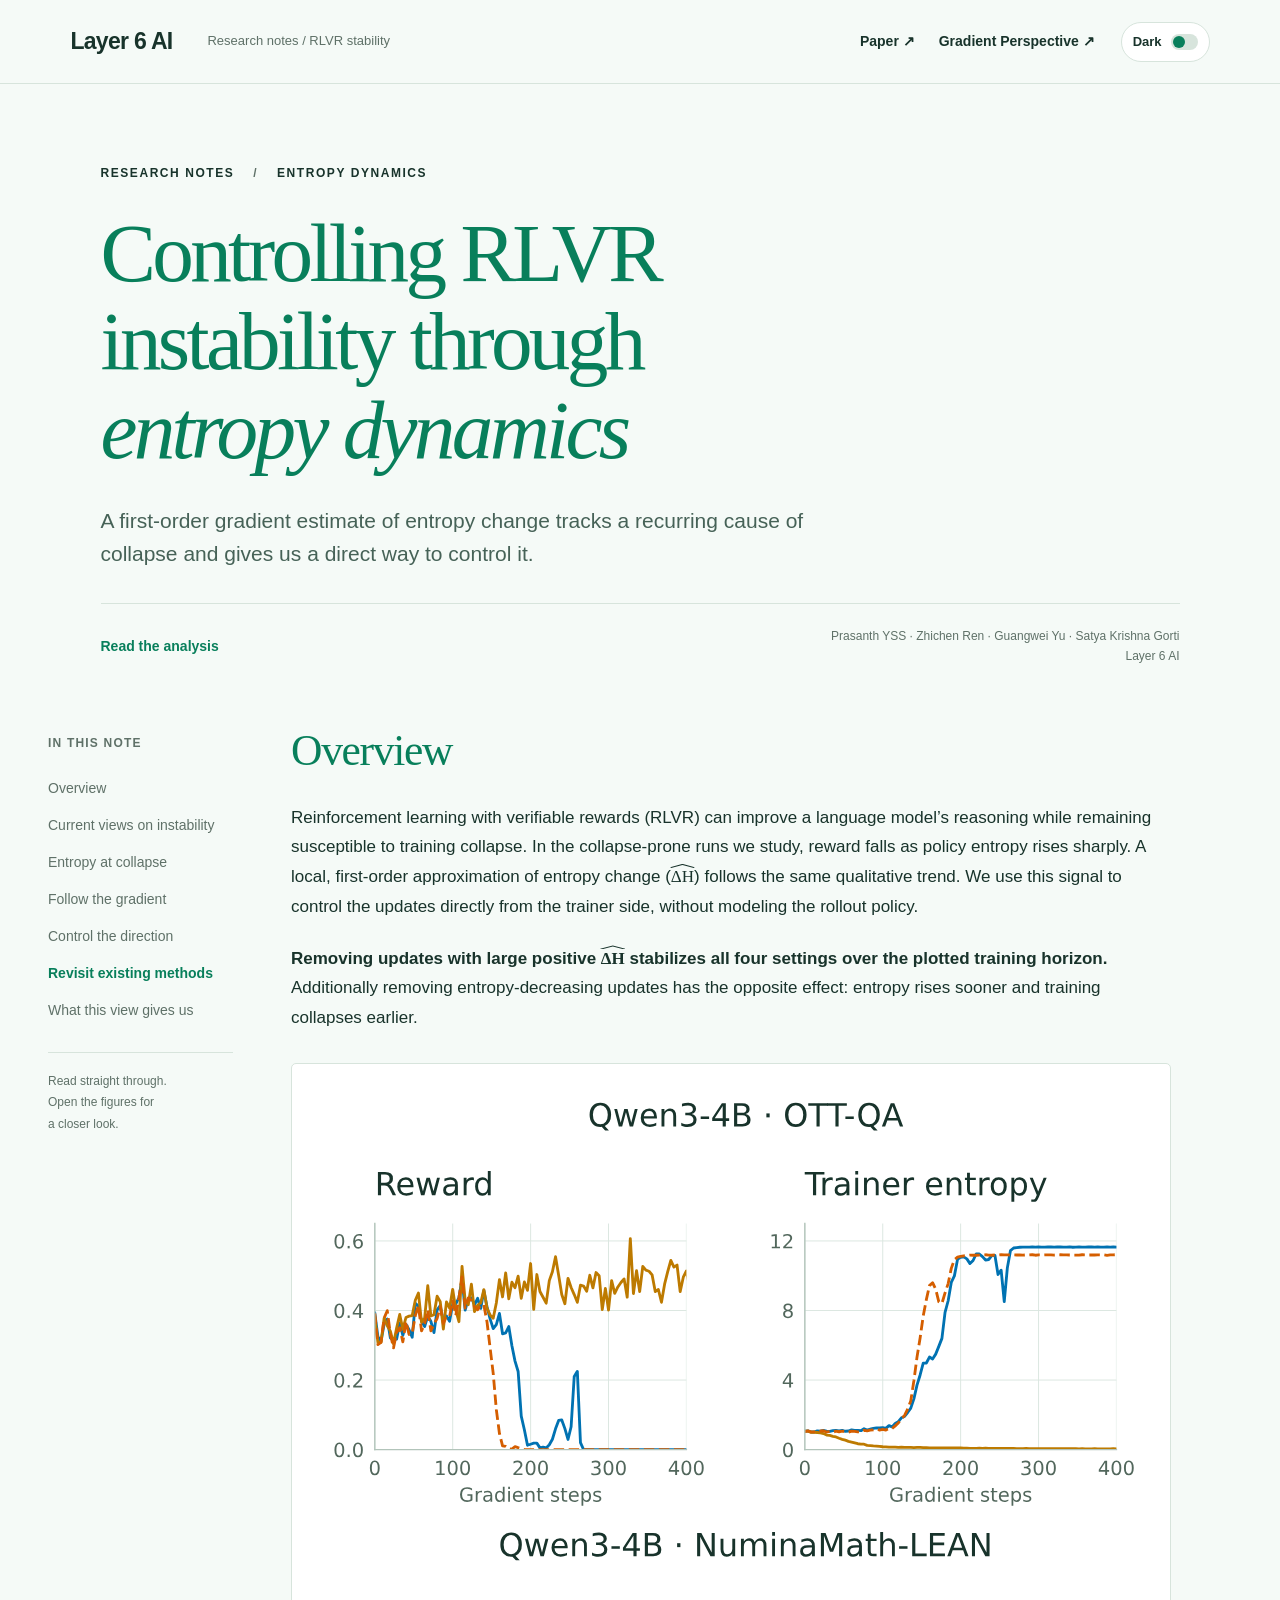
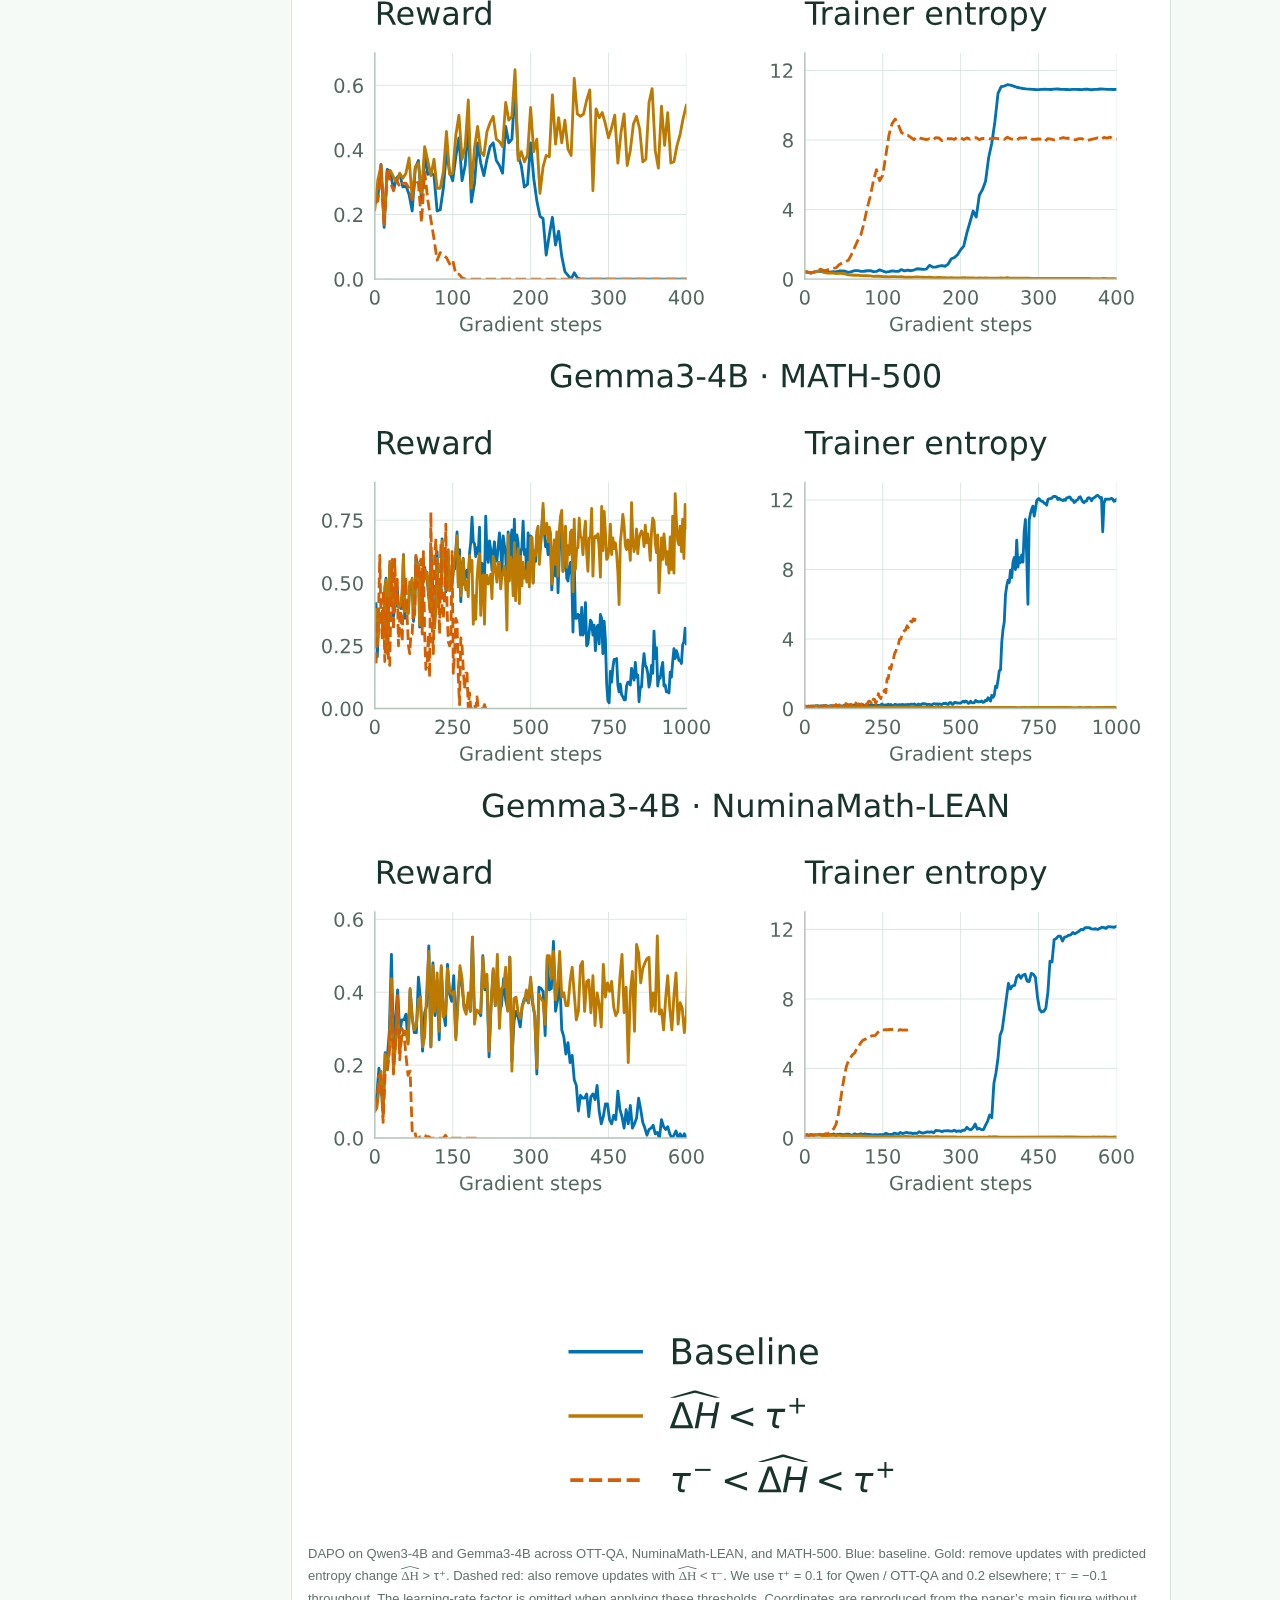
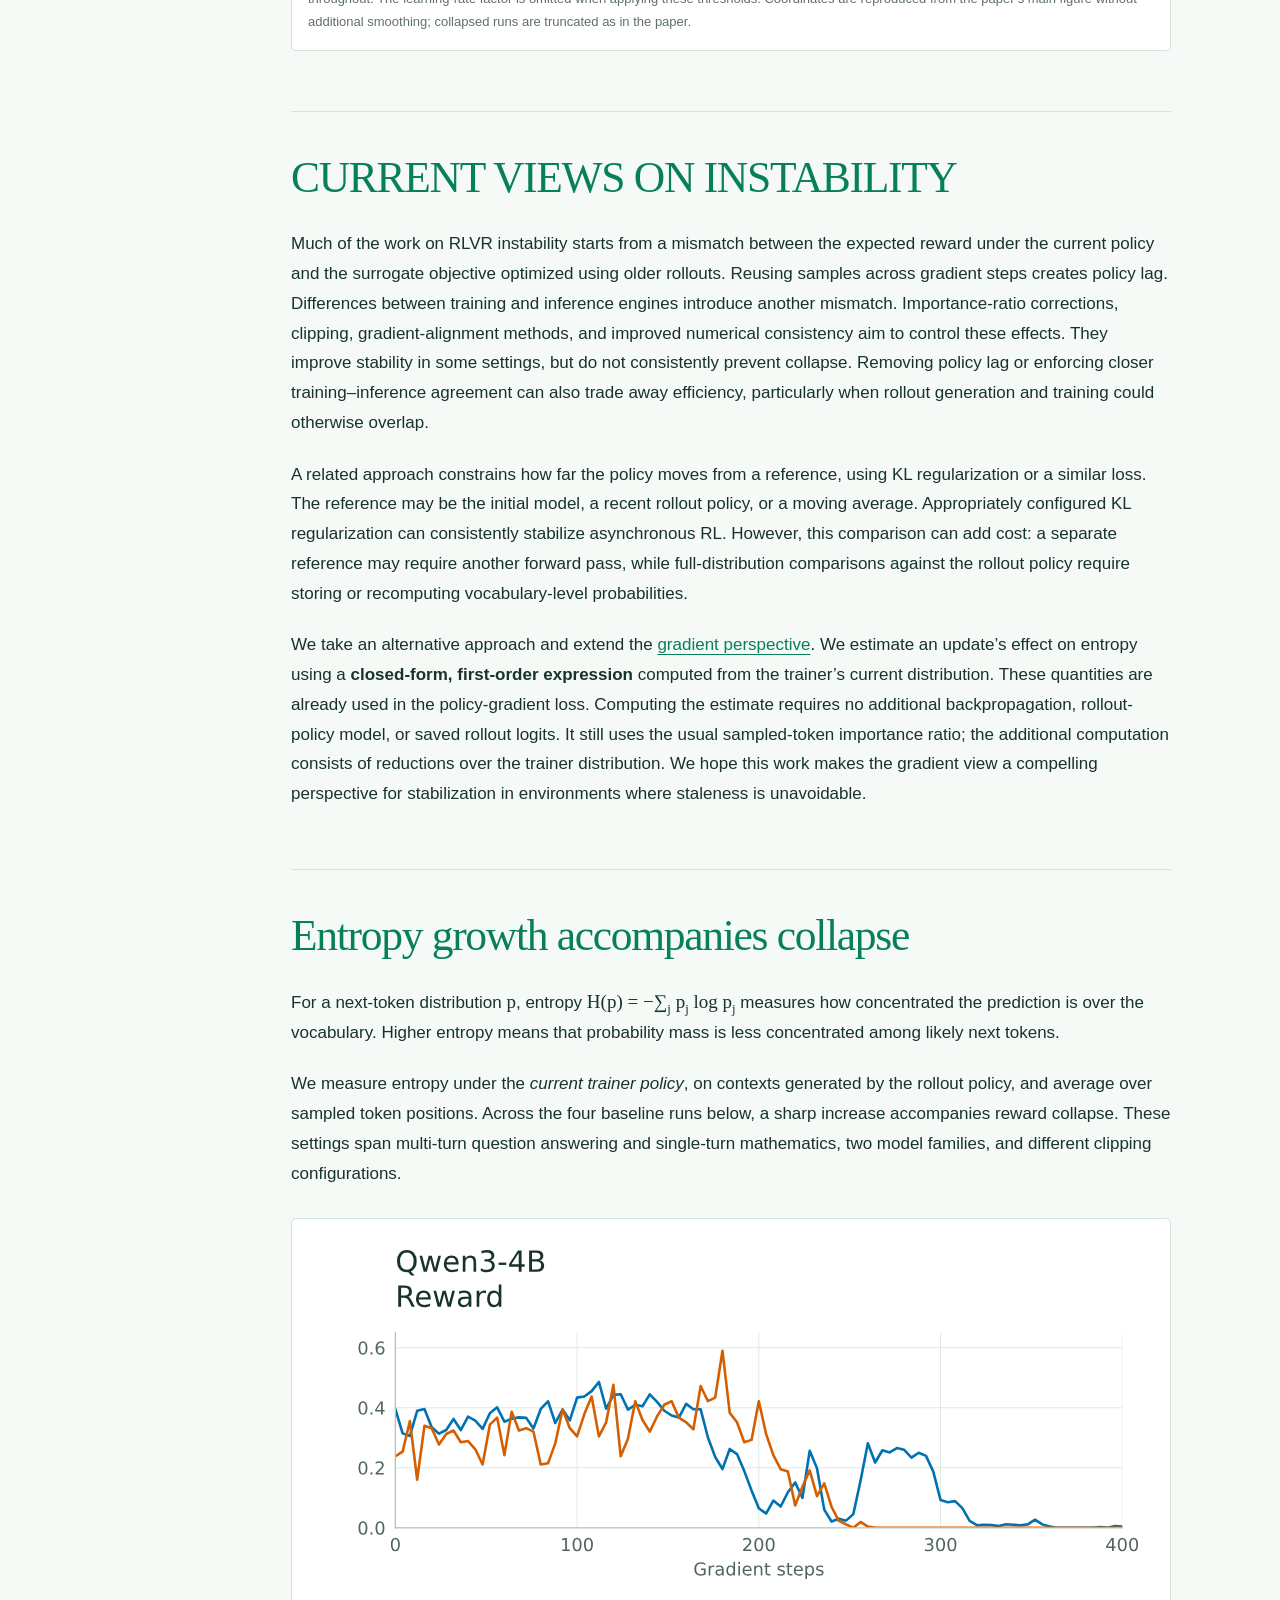
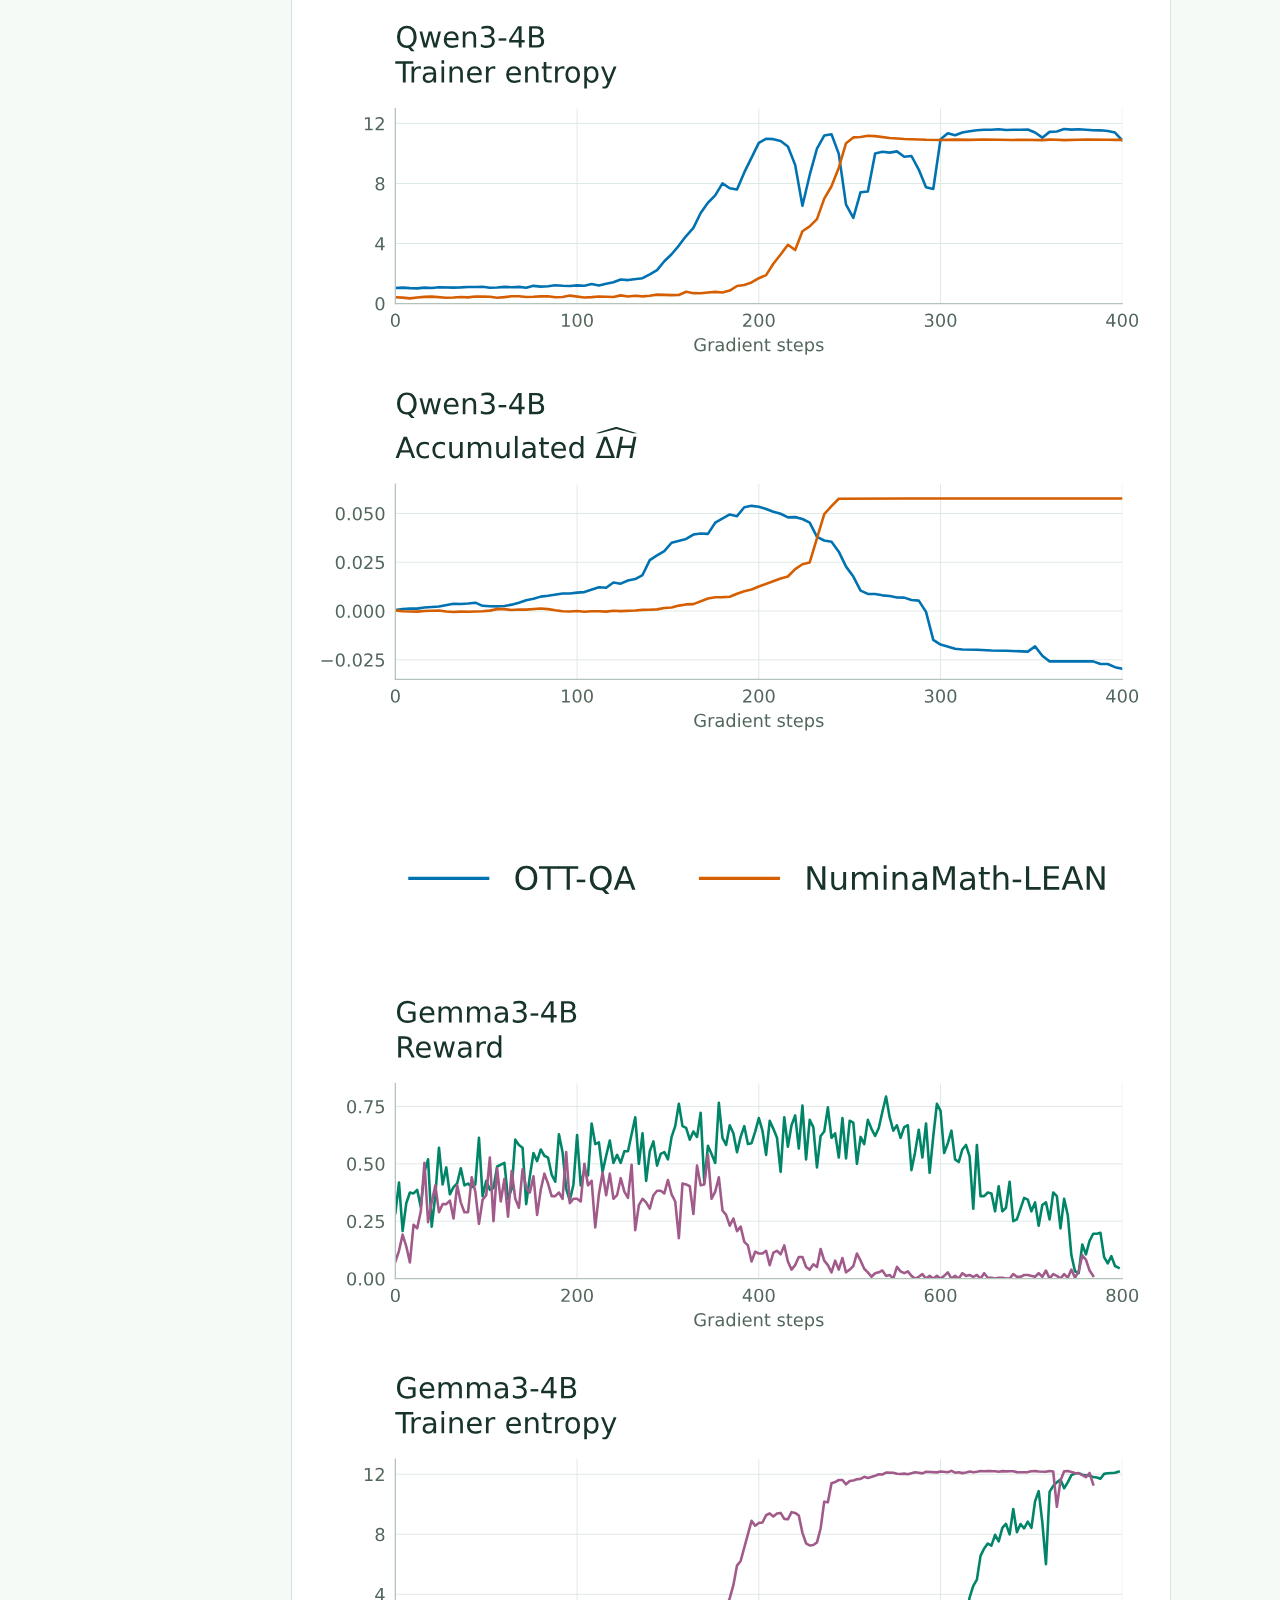
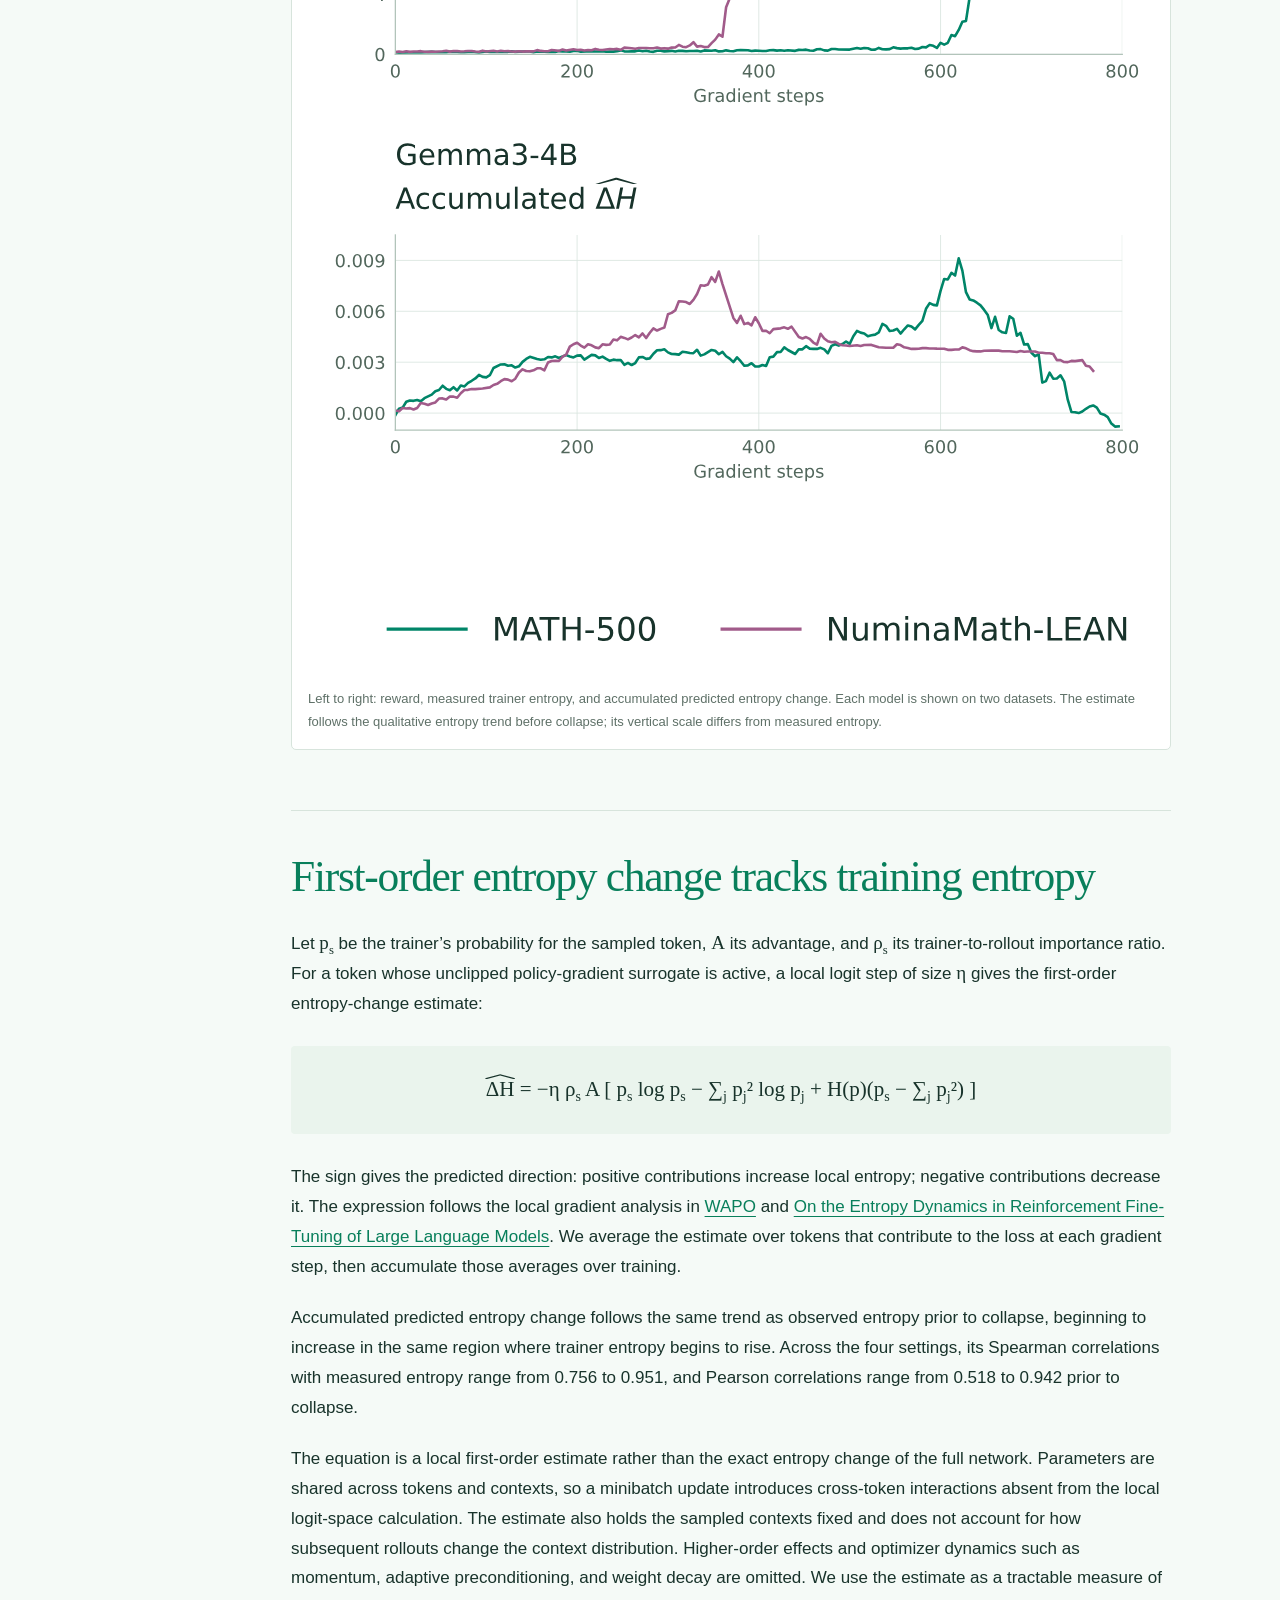
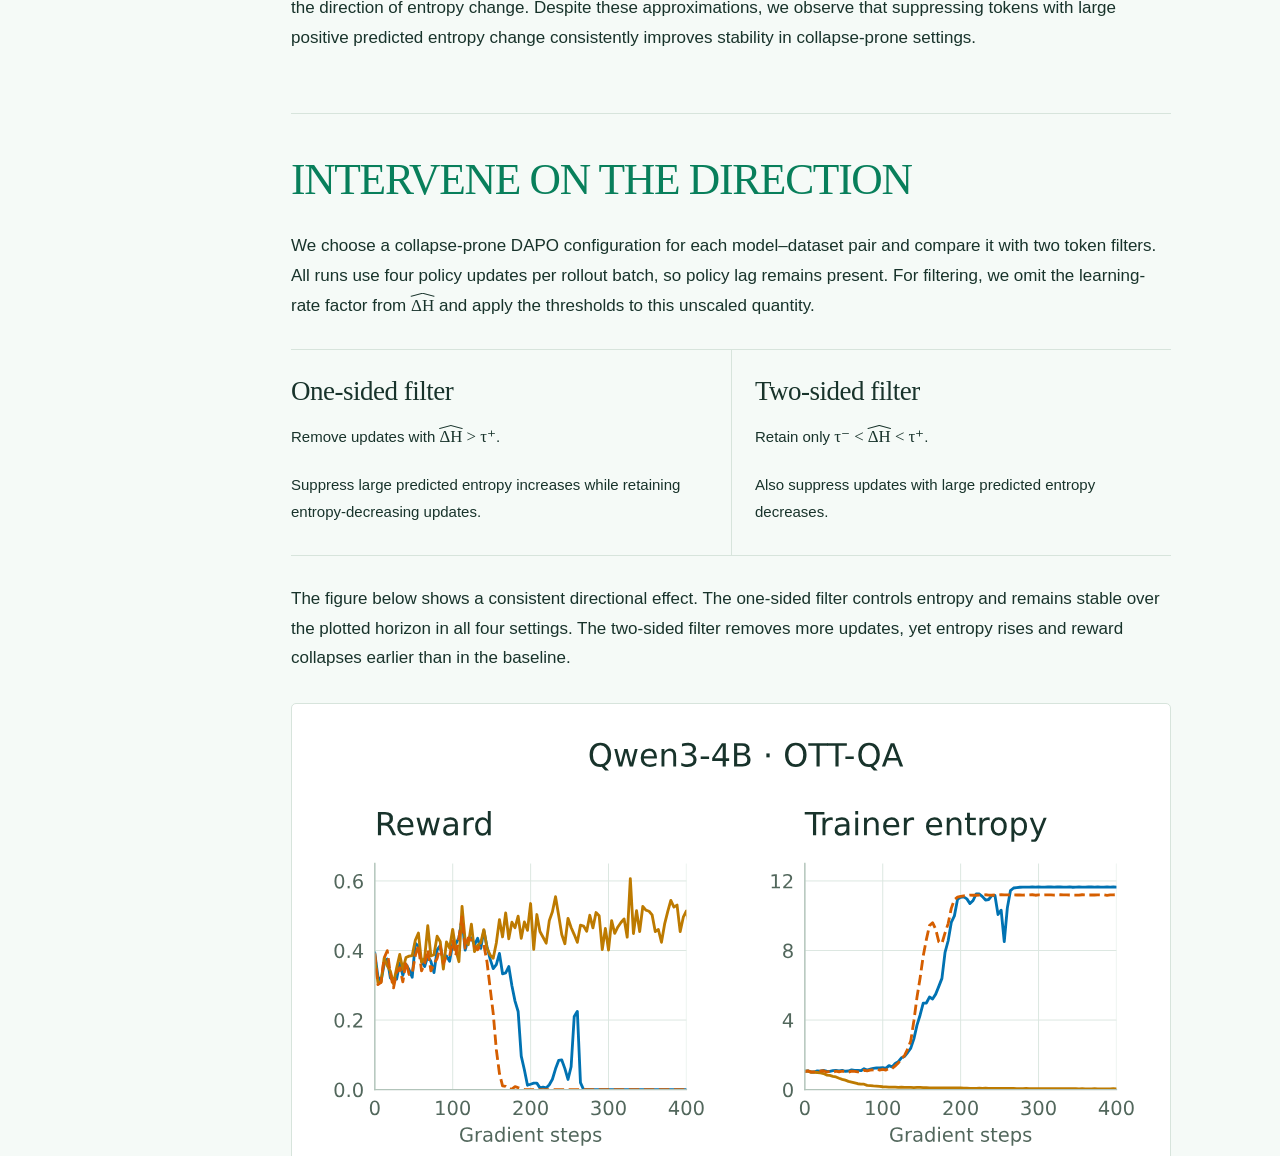
<file: docs/entropy_control/index.html>
<!DOCTYPE html>
<html lang="en">
<head>
  <meta charset="utf-8">
  <meta name="viewport" content="width=device-width, initial-scale=1">
  <meta name="theme-color" content="#f5faf7">
  <meta name="description" content="A local, first-order entropy-change estimate tracks a recurring RLVR failure mode and gives a direct way to control it from the trainer side.">
  <meta property="og:title" content="Controlling RLVR instability through entropy dynamics · Layer 6 AI">
  <meta property="og:description" content="Measure what token updates do to entropy, then intervene on the updates that destabilize training.">
  <title>Controlling RLVR instability through entropy dynamics · Layer 6 AI</title>
  <script src="theme.js"></script>
  <link rel="stylesheet" href="styles.css">
  <script defer src="script.js"></script>
</head>
<body>
<a class="skip-link" href="#story">Skip to the story</a>
<header class="site-header">
  <a class="wordmark" href="#top" aria-label="Entropy dynamics home">Layer 6 AI</a>
  <span class="header-note">Research notes / RLVR stability</span>
  <div class="header-actions">
    <nav aria-label="Resources"><a href="assets/paper.pdf">Paper ↗</a><a href="../wapo_page/">Gradient Perspective ↗</a></nav>
    <button class="theme-toggle" id="theme-toggle" type="button" role="switch" aria-label="Dark mode" aria-checked="false" hidden>Dark <span aria-hidden="true" class="theme-toggle-track"></span></button>
  </div>
</header>
<div class="reading-progress" aria-hidden="true"><div id="progress"></div></div>
<main id="top">
  <div class="hero">
    <p class="eyebrow">RESEARCH NOTES <span>/</span> ENTROPY DYNAMICS</p>
    <h1>Controlling RLVR<br>instability through<br><em>entropy dynamics</em></h1>
    <p class="standfirst">A first-order gradient estimate of entropy change tracks a recurring cause of collapse and gives us a direct way to control it.</p>
    <div class="hero-bottom"><a class="text-link" href="#overview">Read the analysis</a><span>Prasanth YSS · Zhichen Ren · Guangwei Yu · Satya Krishna Gorti<br>Layer 6 AI</span></div>
  </div>
  <div class="page-grid" id="story">
    <aside class="story-nav">
      <nav aria-label="Story sections">
        <p>IN THIS NOTE</p>
        <a href="#overview">Overview</a>
        <a href="#background">Current views on instability</a>
        <a href="#collapse">Entropy at collapse</a>
        <a href="#estimate">Follow the gradient</a>
        <a href="#control">Control the direction</a>
        <a href="#existing-methods">Revisit existing methods</a>
        <a href="#discussion">What this view gives us</a>
      </nav>
      <p class="nav-foot">Read straight through.<br>Open the figures for<br>a closer look.</p>
    </aside>
    <article>
      <section id="overview" class="overview" aria-labelledby="overview-title">
        <h2 id="overview-title">Overview</h2>
        <p>Reinforcement learning with verifiable rewards (RLVR) can improve a language model’s reasoning while remaining susceptible to training collapse. In the collapse-prone runs we study, reward falls as policy entropy rises sharply. A local, first-order approximation of entropy change (<span class="math-widehat">ΔH</span>) follows the same qualitative trend. We use this signal to control the updates directly from the trainer side, without modeling the rollout policy.</p>
        <p><strong>Removing updates with large positive <span class="math-widehat">ΔH</span> stabilizes all four settings over the plotted training horizon.</strong> Additionally removing entropy-decreasing updates has the opposite effect: entropy rises sooner and training collapses earlier.</p>
        <figure id="main-result">
          <a class="figure-link" href="assets/figures/thresholds.svg" target="_blank" rel="noreferrer" aria-label="Open all four threshold experiments at full size">
            <picture><source media="(max-width: 650px)" srcset="assets/figures/thresholds-mobile.svg"><img src="assets/figures/thresholds.svg" width="1400" height="750" fetchpriority="high" alt="Reward and trainer entropy in four DAPO settings. The one-sided filter preserves reward and controls entropy, while the two-sided filter collapses earlier than the baseline."></picture>
          </a>
          <figcaption>DAPO on Qwen3-4B and Gemma3-4B across OTT-QA, NuminaMath-LEAN, and MATH-500. Blue: baseline. Gold: remove updates with predicted entropy change <span class="math-widehat">ΔH</span> &gt; τ⁺. Dashed red: also remove updates with <span class="math-widehat">ΔH</span> &lt; τ⁻. We use τ⁺ = 0.1 for Qwen / OTT-QA and 0.2 elsewhere; τ⁻ = −0.1 throughout. The learning-rate factor is omitted when applying these thresholds. Coordinates are reproduced from the paper’s main figure without additional smoothing; collapsed runs are truncated as in the paper.</figcaption>
        </figure>
      </section>

      <section id="background" class="chapter" aria-labelledby="background-title">
        <h2 id="background-title">CURRENT VIEWS ON INSTABILITY</h2>
        <p>Much of the work on RLVR instability starts from a mismatch between the expected reward under the current policy and the surrogate objective optimized using older rollouts. Reusing samples across gradient steps creates policy lag. Differences between training and inference engines introduce another mismatch. Importance-ratio corrections, clipping, gradient-alignment methods, and improved numerical consistency aim to control these effects. They improve stability in some settings, but do not consistently prevent collapse. Removing policy lag or enforcing closer training–inference agreement can also trade away efficiency, particularly when rollout generation and training could otherwise overlap.</p>
        <p>A related approach constrains how far the policy moves from a reference, using KL regularization or a similar loss. The reference may be the initial model, a recent rollout policy, or a moving average. Appropriately configured KL regularization can consistently stabilize asynchronous RL. However, this comparison can add cost: a separate reference may require another forward pass, while full-distribution comparisons against the rollout policy require storing or recomputing vocabulary-level probabilities.</p>
        <p>We take an alternative approach and extend the <a href="../wapo_page/">gradient perspective</a>. We estimate an update’s effect on entropy using a <strong>closed-form, first-order expression</strong> computed from the trainer’s current distribution. These quantities are already used in the policy-gradient loss. Computing the estimate requires no additional backpropagation, rollout-policy model, or saved rollout logits. It still uses the usual sampled-token importance ratio; the additional computation consists of reductions over the trainer distribution. We hope this work makes the gradient view a compelling perspective for stabilization in environments where staleness is unavoidable.</p>
      </section>

      <section id="collapse" class="chapter" aria-labelledby="collapse-title">
        <h2 id="collapse-title">Entropy growth accompanies collapse</h2>
        <p>For a next-token distribution <span class="inline-math">p</span>, entropy <span class="inline-math">H(p) = −∑<sub>j</sub> p<sub>j</sub> log p<sub>j</sub></span> measures how concentrated the prediction is over the vocabulary. Higher entropy means that probability mass is less concentrated among likely next tokens.</p>
        <p>We measure entropy under the <em>current trainer policy</em>, on contexts generated by the rollout policy, and average over sampled token positions. Across the four baseline runs below, a sharp increase accompanies reward collapse. These settings span multi-turn question answering and single-turn mathematics, two model families, and different clipping configurations.</p>
        <figure>
          <a class="figure-link" href="assets/figures/dynamics.svg" target="_blank" rel="noreferrer" aria-label="Open reward, entropy, and first-order dynamics at full size">
            <picture><source media="(max-width: 650px)" srcset="assets/figures/dynamics-mobile.svg"><img src="assets/figures/dynamics.svg" width="1400" height="700" loading="lazy" alt="Baseline reward, measured trainer entropy, and accumulated first-order entropy change for Qwen3-4B and Gemma3-4B. The accumulated estimate turns upward in the region where entropy begins to rise."></picture>
          </a>
          <figcaption>Left to right: reward, measured trainer entropy, and accumulated predicted entropy change. Each model is shown on two datasets. The estimate follows the qualitative entropy trend before collapse; its vertical scale differs from measured entropy.</figcaption>
        </figure>
      </section>

      <section id="estimate" class="chapter" aria-labelledby="estimate-title">
        <h2 id="estimate-title">First-order entropy change tracks training entropy</h2>
        <p>Let <span class="inline-math">p<sub>s</sub></span> be the trainer’s probability for the sampled token, <span class="inline-math">A</span> its advantage, and <span class="inline-math">ρ<sub>s</sub></span> its trainer-to-rollout importance ratio. For a token whose unclipped policy-gradient surrogate is active, a local logit step of size <span class="inline-math">η</span> gives the first-order entropy-change estimate:</p>
        <div class="equation" role="math" aria-label="Predicted entropy change equals minus eta times rho s times A, multiplied by p s log p s minus the sum over j of p j squared log p j, plus entropy H of p times p s minus the sum over j of p j squared.">
          <span><span class="math-widehat">ΔH</span> = −η ρ<sub>s</sub> A [ p<sub>s</sub> log p<sub>s</sub> − ∑<sub>j</sub> p<sub>j</sub>² log p<sub>j</sub> + H(p)(p<sub>s</sub> − ∑<sub>j</sub> p<sub>j</sub>²) ]</span>
        </div>
        <p>The sign gives the predicted direction: positive contributions increase local entropy; negative contributions decrease it. The expression follows the local gradient analysis in <a href="https://arxiv.org/abs/2606.16154">WAPO</a> and <a href="https://arxiv.org/abs/2602.03392">On the Entropy Dynamics in Reinforcement Fine-Tuning of Large Language Models</a>. We average the estimate over tokens that contribute to the loss at each gradient step, then accumulate those averages over training.</p>
        <p>Accumulated predicted entropy change follows the same trend as observed entropy prior to collapse, beginning to increase in the same region where trainer entropy begins to rise. Across the four settings, its Spearman correlations with measured entropy range from 0.756 to 0.951, and Pearson correlations range from 0.518 to 0.942 prior to collapse.</p>
        <p>The equation is a local first-order estimate rather than the exact entropy change of the full network. Parameters are shared across tokens and contexts, so a minibatch update introduces cross-token interactions absent from the local logit-space calculation. The estimate also holds the sampled contexts fixed and does not account for how subsequent rollouts change the context distribution. Higher-order effects and optimizer dynamics such as momentum, adaptive preconditioning, and weight decay are omitted. We use the estimate as a tractable measure of the direction of entropy change. Despite these approximations, we observe that suppressing tokens with large positive predicted entropy change consistently improves stability in collapse-prone settings.</p>
      </section>

      <section id="control" class="chapter" aria-labelledby="control-title">
        <h2 id="control-title">INTERVENE ON THE DIRECTION</h2>
        <p>We choose a collapse-prone DAPO configuration for each model–dataset pair and compare it with two token filters. All runs use four policy updates per rollout batch, so policy lag remains present. For filtering, we omit the learning-rate factor from <span class="math-widehat">ΔH</span> and apply the thresholds to this unscaled quantity.</p>
        <div class="filter-comparison">
          <div><h3>One-sided filter</h3><p>Remove updates with <span class="inline-math"><span class="math-widehat">ΔH</span> &gt; τ⁺</span>.</p><p>Suppress large predicted entropy increases while retaining entropy-decreasing updates.</p></div>
          <div><h3>Two-sided filter</h3><p>Retain only <span class="inline-math">τ⁻ &lt; <span class="math-widehat">ΔH</span> &lt; τ⁺</span>.</p><p>Also suppress updates with large predicted entropy decreases.</p></div>
        </div>
        <p>The figure below shows a consistent directional effect. The one-sided filter controls entropy and remains stable over the plotted horizon in all four settings. The two-sided filter removes more updates, yet entropy rises and reward collapses earlier than in the baseline.</p>
        <figure id="control-result">
          <a class="figure-link" href="assets/figures/thresholds.svg" target="_blank" rel="noreferrer" aria-label="Open all four threshold experiments at full size">
            <picture><source media="(max-width: 650px)" srcset="assets/figures/thresholds-mobile.svg"><img src="assets/figures/thresholds.svg" width="1400" height="750" loading="lazy" alt="Reward and trainer entropy in four DAPO settings. The one-sided filter preserves reward and controls entropy, while the two-sided filter collapses earlier than the baseline."></picture>
          </a>
          <figcaption>DAPO on Qwen3-4B and Gemma3-4B across OTT-QA, NuminaMath-LEAN, and MATH-500. Blue: baseline. Gold: remove updates with predicted entropy change <span class="math-widehat">ΔH</span> &gt; τ⁺. Dashed red: also remove updates with <span class="math-widehat">ΔH</span> &lt; τ⁻. We use τ⁺ = 0.1 for Qwen / OTT-QA and 0.2 elsewhere; τ⁻ = −0.1 throughout. The learning-rate factor is omitted when applying these thresholds. Coordinates are reproduced from the paper’s main figure without additional smoothing; collapsed runs are truncated as in the paper.</figcaption>
        </figure>
        <p>Gemma3-4B on MATH-500 makes the contrast particularly clear. The baseline begins to deteriorate around 500 gradient steps. Removing updates with <span class="inline-math"><span class="math-widehat">ΔH</span> &gt; 0.2</span> preserves stability over the plotted horizon, while retaining only <span class="inline-math">−0.1 &lt; <span class="math-widehat">ΔH</span> &lt; 0.2</span> leads to collapse at approximately 250 steps. The improvement cannot be explained solely by reducing the overall optimization signal: removing additional entropy-decreasing contributions reverses it.</p>
        <details id="multi-seed-experiments">
          <summary>Qwen3-4B / OTT-QA: multi-seed experiments</summary>
          <div class="details-body">
            <figure>
              <a class="figure-link" href="assets/figures/ott-qwen-seed42.svg" target="_blank" rel="noreferrer" aria-label="Open the seed 42 experiments at full size">
                <picture><source media="(max-width: 650px)" srcset="assets/figures/ott-qwen-seed42-mobile.svg"><img src="assets/figures/ott-qwen-seed42.svg" width="1400" height="450" loading="lazy" alt="Qwen3-4B on OTT-QA, seed 42: reward, trainer entropy, and accumulated predicted entropy change for the baseline and four entropy-change filters."></picture>
              </a>
              <figcaption>LoRA initialization seed 42.</figcaption>
            </figure>
            <figure>
              <a class="figure-link" href="assets/figures/ott-qwen-seed43.svg" target="_blank" rel="noreferrer" aria-label="Open the seed 43 experiments at full size">
                <picture><source media="(max-width: 650px)" srcset="assets/figures/ott-qwen-seed43-mobile.svg"><img src="assets/figures/ott-qwen-seed43.svg" width="1400" height="450" loading="lazy" alt="Qwen3-4B on OTT-QA, seed 43: reward, trainer entropy, and accumulated predicted entropy change for the baseline, one-sided filter, and two-sided filter."></picture>
              </a>
              <figcaption>LoRA initialization seed 43.</figcaption>
            </figure>
            <figure>
              <a class="figure-link" href="assets/figures/ott-qwen-seed44.svg" target="_blank" rel="noreferrer" aria-label="Open the seed 44 experiments at full size">
                <picture><source media="(max-width: 650px)" srcset="assets/figures/ott-qwen-seed44-mobile.svg"><img src="assets/figures/ott-qwen-seed44.svg" width="1400" height="450" loading="lazy" alt="Qwen3-4B on OTT-QA, seed 44: reward, trainer entropy, and accumulated predicted entropy change for the baseline, one-sided filter, and two-sided filter."></picture>
              </a>
              <figcaption>LoRA initialization seed 44.</figcaption>
            </figure>
          </div>
        </details>
      </section>

      <section id="existing-methods" class="chapter" aria-labelledby="methods-title">
        <h2 id="methods-title">REVISIT EXISTING METHODS</h2>
        <h3>Different masks, a common entropy signal</h3>
        <p>The same estimate helps interpret interventions that were designed around other token properties. The <a href="https://arxiv.org/abs/2506.01939">80/20 entropy rule</a> trains only on the highest-entropy 20% of tokens. On NuminaMath-LEAN with Qwen3-4B, it substantially reduces accumulated predicted entropy change, keeps entropy lower, and avoids the baseline’s complete reward collapse. With Gemma3-4B, the stabilizing effect is weaker: entropy growth is delayed, but reward still degrades later.</p>
        <figure>
          <a class="figure-link" href="assets/figures/high-entropy-tokens.svg" target="_blank" rel="noreferrer" aria-label="Open the high-entropy token selection comparison at full size">
            <picture><source media="(max-width: 650px)" srcset="assets/figures/high-entropy-tokens-mobile.svg"><img src="assets/figures/high-entropy-tokens.svg" width="1400" height="700" loading="lazy" alt="The highest-entropy 20 percent token filter controls predicted entropy growth more strongly for Qwen than Gemma, alongside a stronger stabilization effect."></picture>
          </a>
          <figcaption>Baseline versus the highest-entropy 20% of token updates on NuminaMath-LEAN. Stronger stabilization accompanies a larger reduction in accumulated <span class="math-widehat">ΔH</span> and subsequent entropy growth. CSV coordinates from the paper, without additional smoothing.</figcaption>
        </figure>
        <p>Our earlier peak/valley experiments give another example. A sampled token is a peak when <span class="inline-math">p<sub>s</sub> &gt; ∑<sub>j</sub> p<sub>j</sub>²</span>, and a valley otherwise. On SmolLM3-3B / NuminaMath-LEAN, peak-only training accumulates positive predicted entropy change, followed by rising entropy and reward collapse. Valley-only training accumulates negative predicted entropy change and remains stable over the same horizon.</p>
        <figure>
          <a class="figure-link" href="assets/figures/peak-valley.svg" target="_blank" rel="noreferrer" aria-label="Open the peak and valley comparison at full size">
            <picture><source media="(max-width: 650px)" srcset="assets/figures/peak-valley-mobile.svg"><img src="assets/figures/peak-valley.svg" width="1400" height="350" loading="lazy" alt="Peak-only training accumulates positive predicted entropy change and collapses, while valley-only training accumulates negative predicted entropy change and stays stable."></picture>
          </a>
          <figcaption>SmolLM3-3B on NuminaMath-LEAN, retaining only peaks or only valleys. The accumulated estimate captures the net entropy effect of each mask. CSV coordinates from the paper, without additional smoothing.</figcaption>
        </figure>
        <p>Peak/valley membership alone does not fix the entropy direction; the advantage also matters. Likewise, high context entropy and positive predicted entropy change describe different properties. Across these comparisons, the accumulated estimate captures the net effect of the updates each method retains. The degree of stabilization tracks how strongly that selection controls entropy growth.</p>
      </section>

      <section id="discussion" class="chapter" aria-labelledby="discussion-title">
        <h2 id="discussion-title">WHAT THIS VIEW GIVES US</h2>
        <h3>A practical signal on the trainer side</h3>
        <p>In the entropy-growth failures studied here, a local first-order signal tracks the observed dynamics, and directly filtering its positive tail improves stability. The gradient view gives a complementary way to act on what the resulting updates do to the trainer’s distribution.</p>
        <p>The evidence covers selected collapse-prone configurations, two model families in the main filtering experiments, and finite training horizons. The method introduces thresholds, and suppressing entropy growth too aggressively may affect exploration. Decreasing entropy can also lead to collapse, as shown by the <a href="../wapo_page/#regimes">negative-valley-only experiments in WAPO</a>. Addressing this low-entropy failure mode and developing methods that regulate both stability and exploration without additional selection hyperparameters remain open directions.</p>
      </section>
      <footer class="article-footer">
        <p>Based on <a href="assets/paper.pdf">Diagnosing and Stabilizing RLVR Training through Entropy Dynamics</a> by Prasanth YSS, Zhichen Ren, Guangwei Yu, and Satya Krishna Gorti, Layer 6 AI.</p>
        <div><a href="assets/data/provenance.json">Figure sources</a><a href="https://github.com/layer6ai-labs/wapo">Repository</a><a href="#top">Back to top</a></div>
      </footer>
    </article>
  </div>
</main>
</body>
</html>
</file>
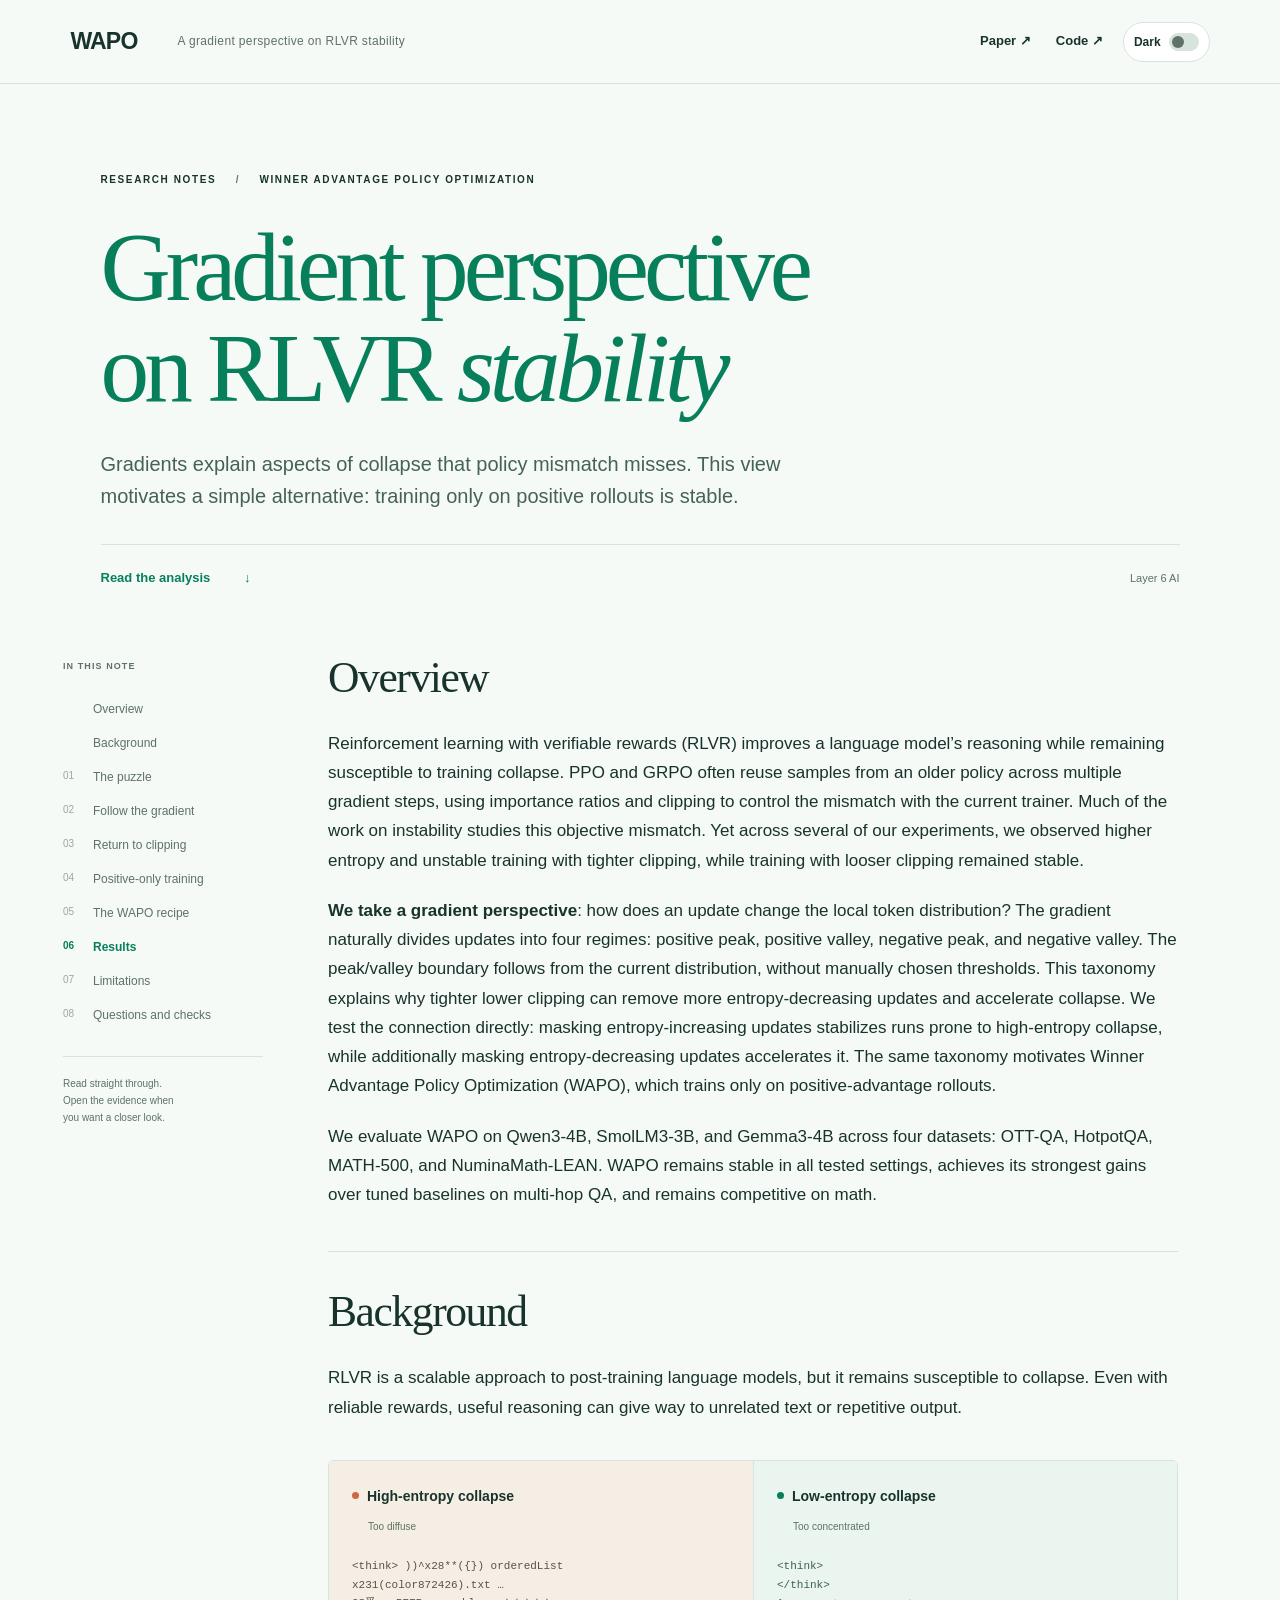
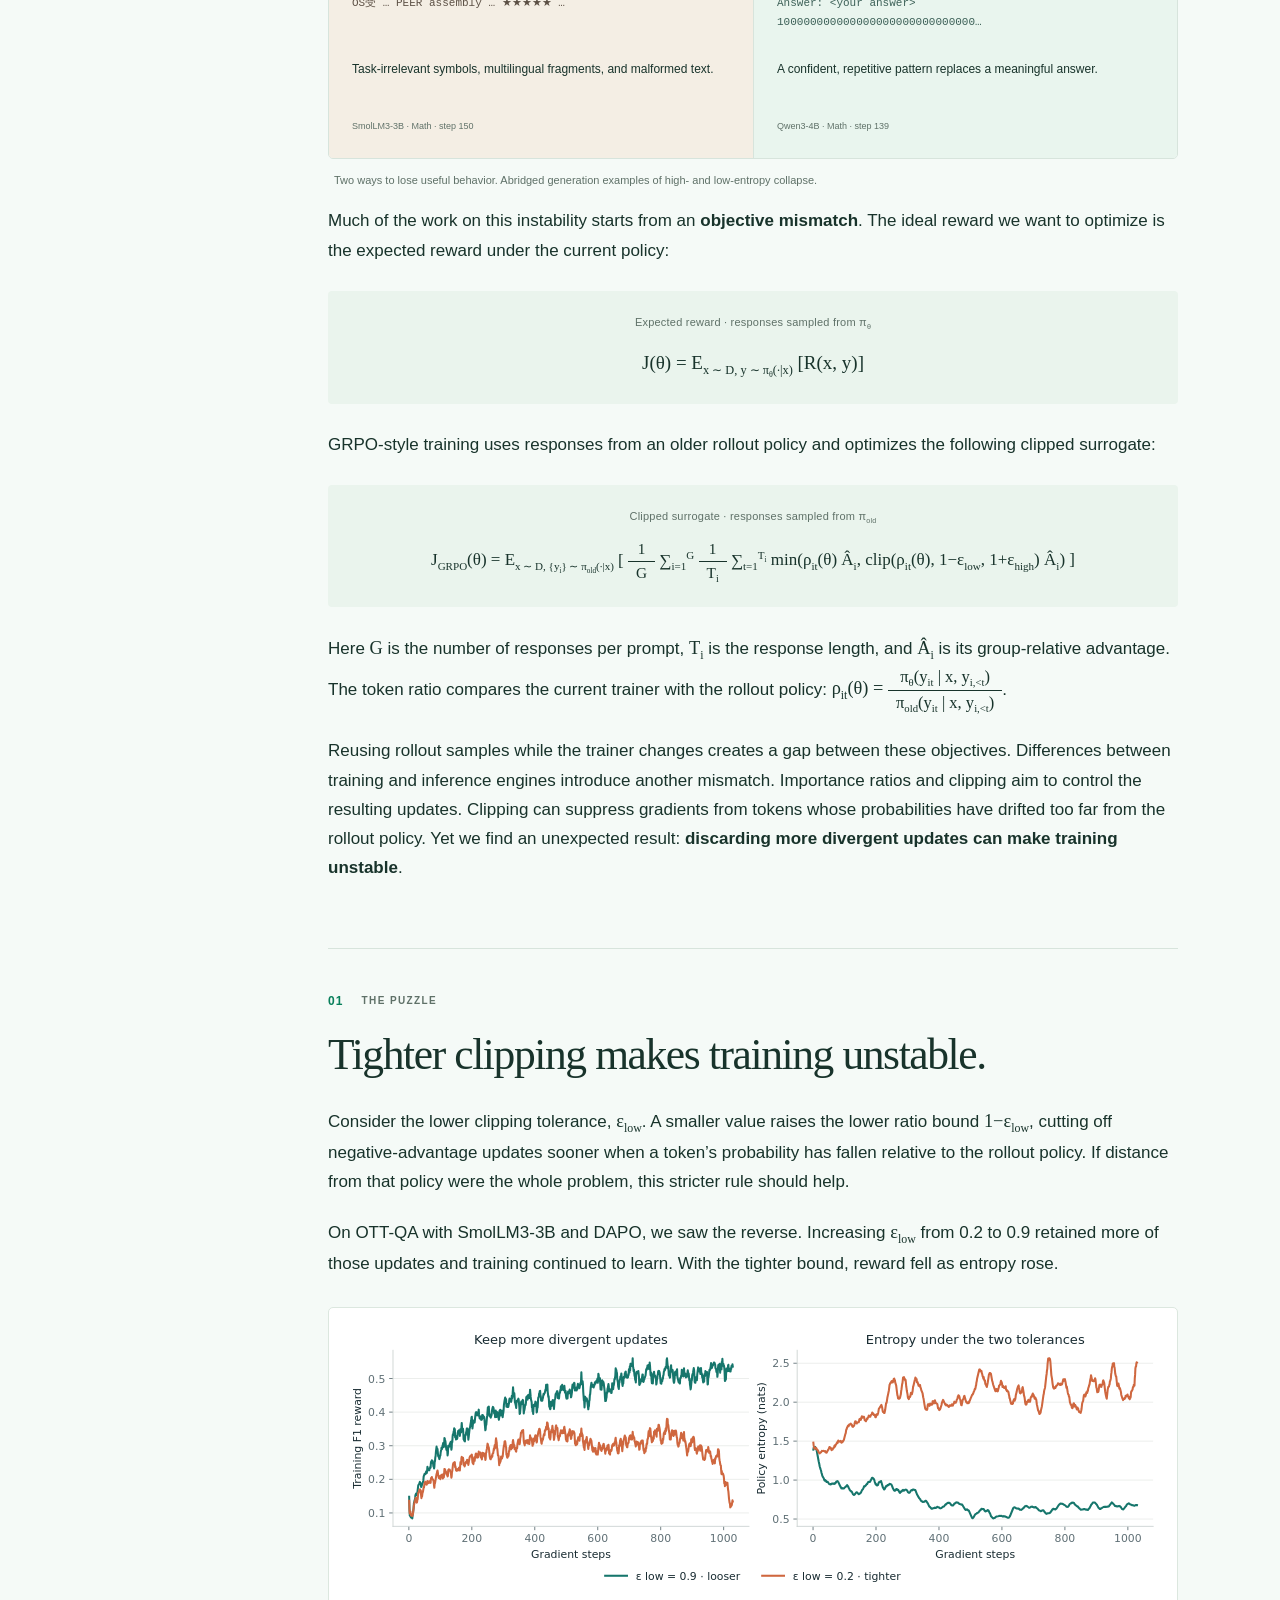
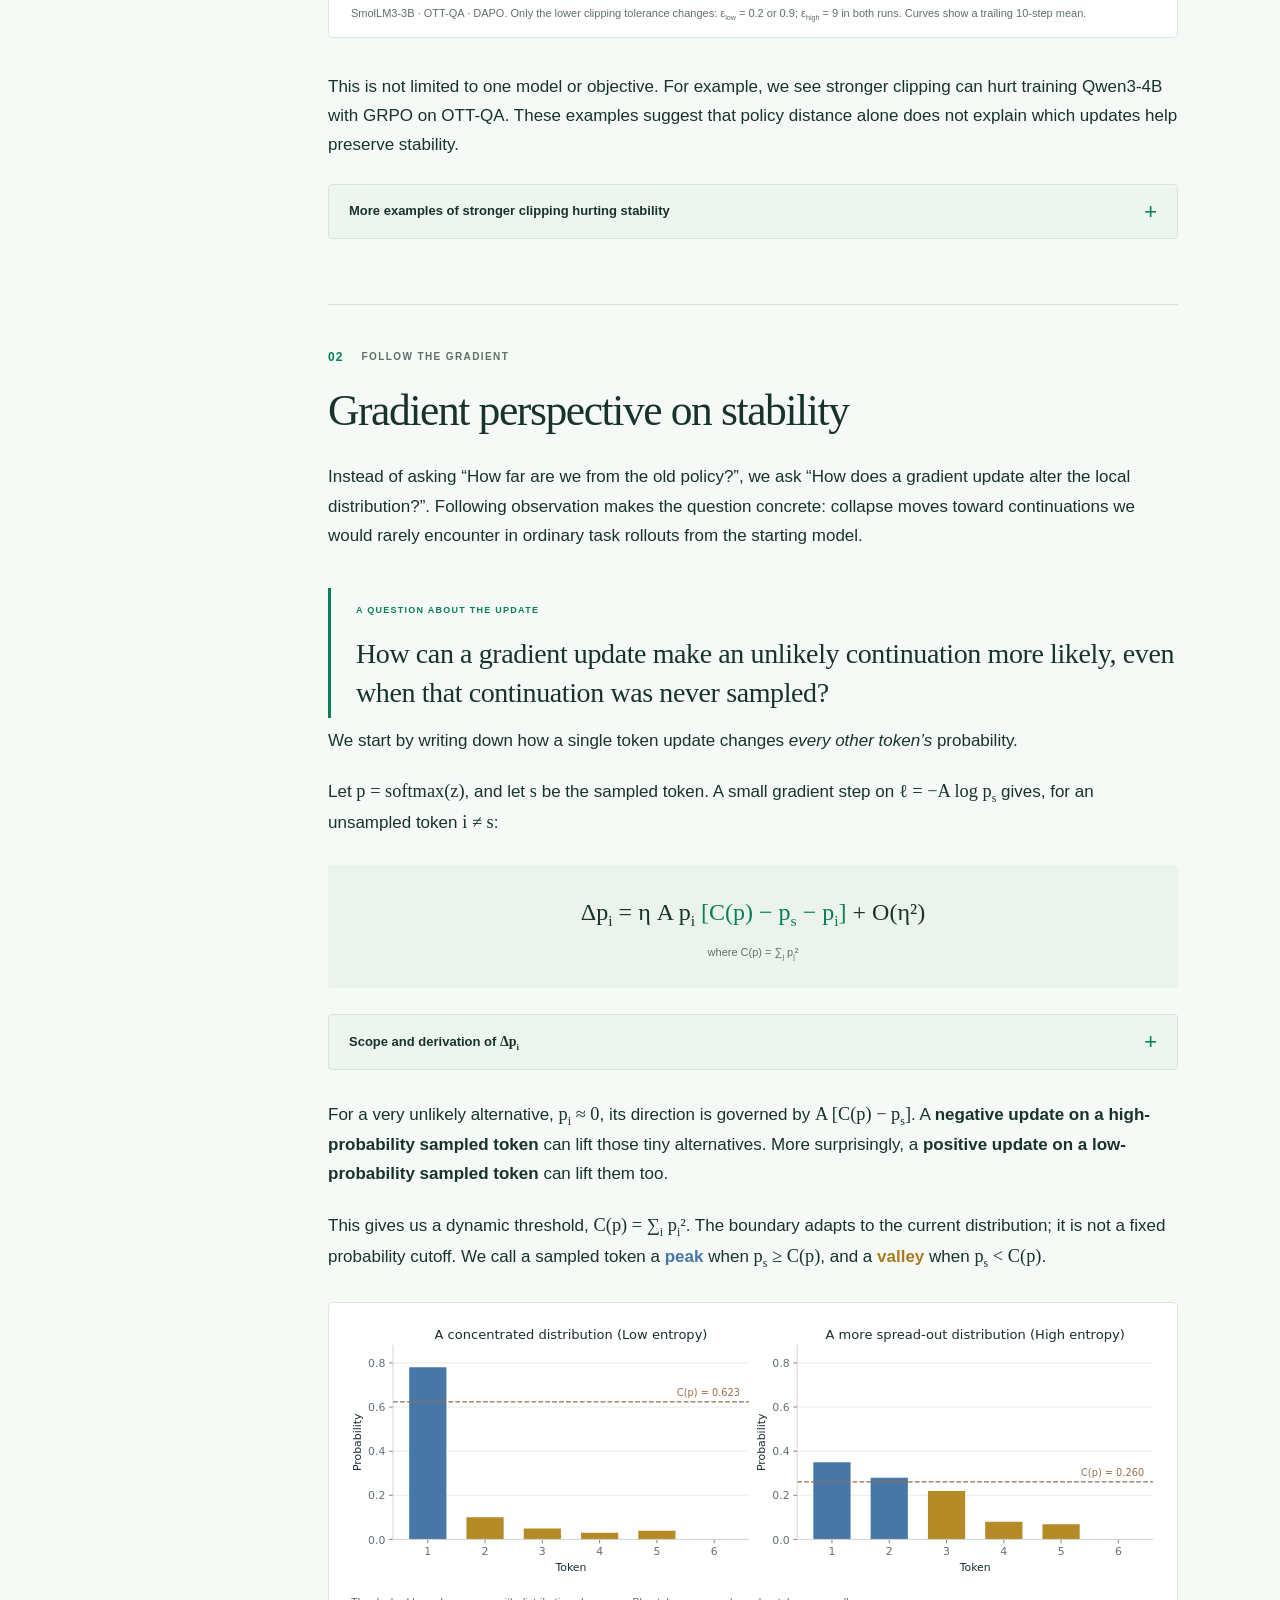
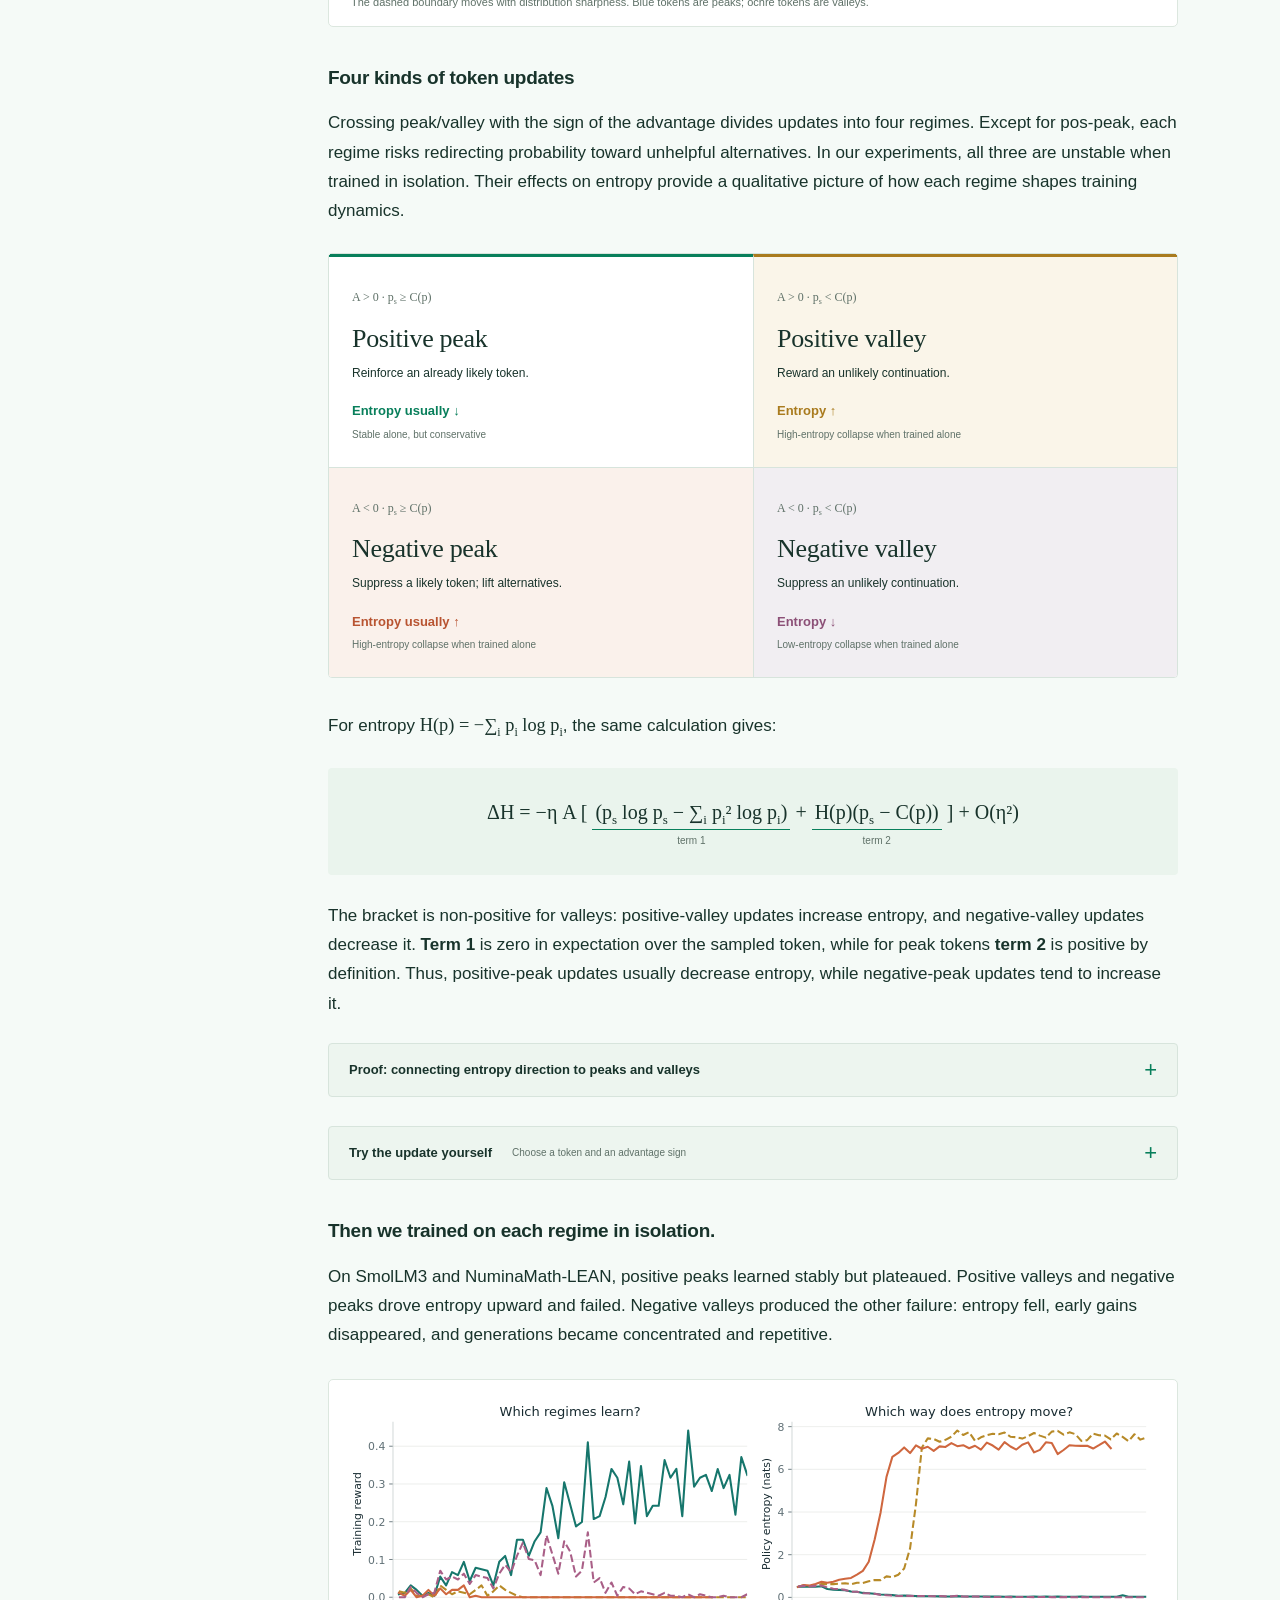
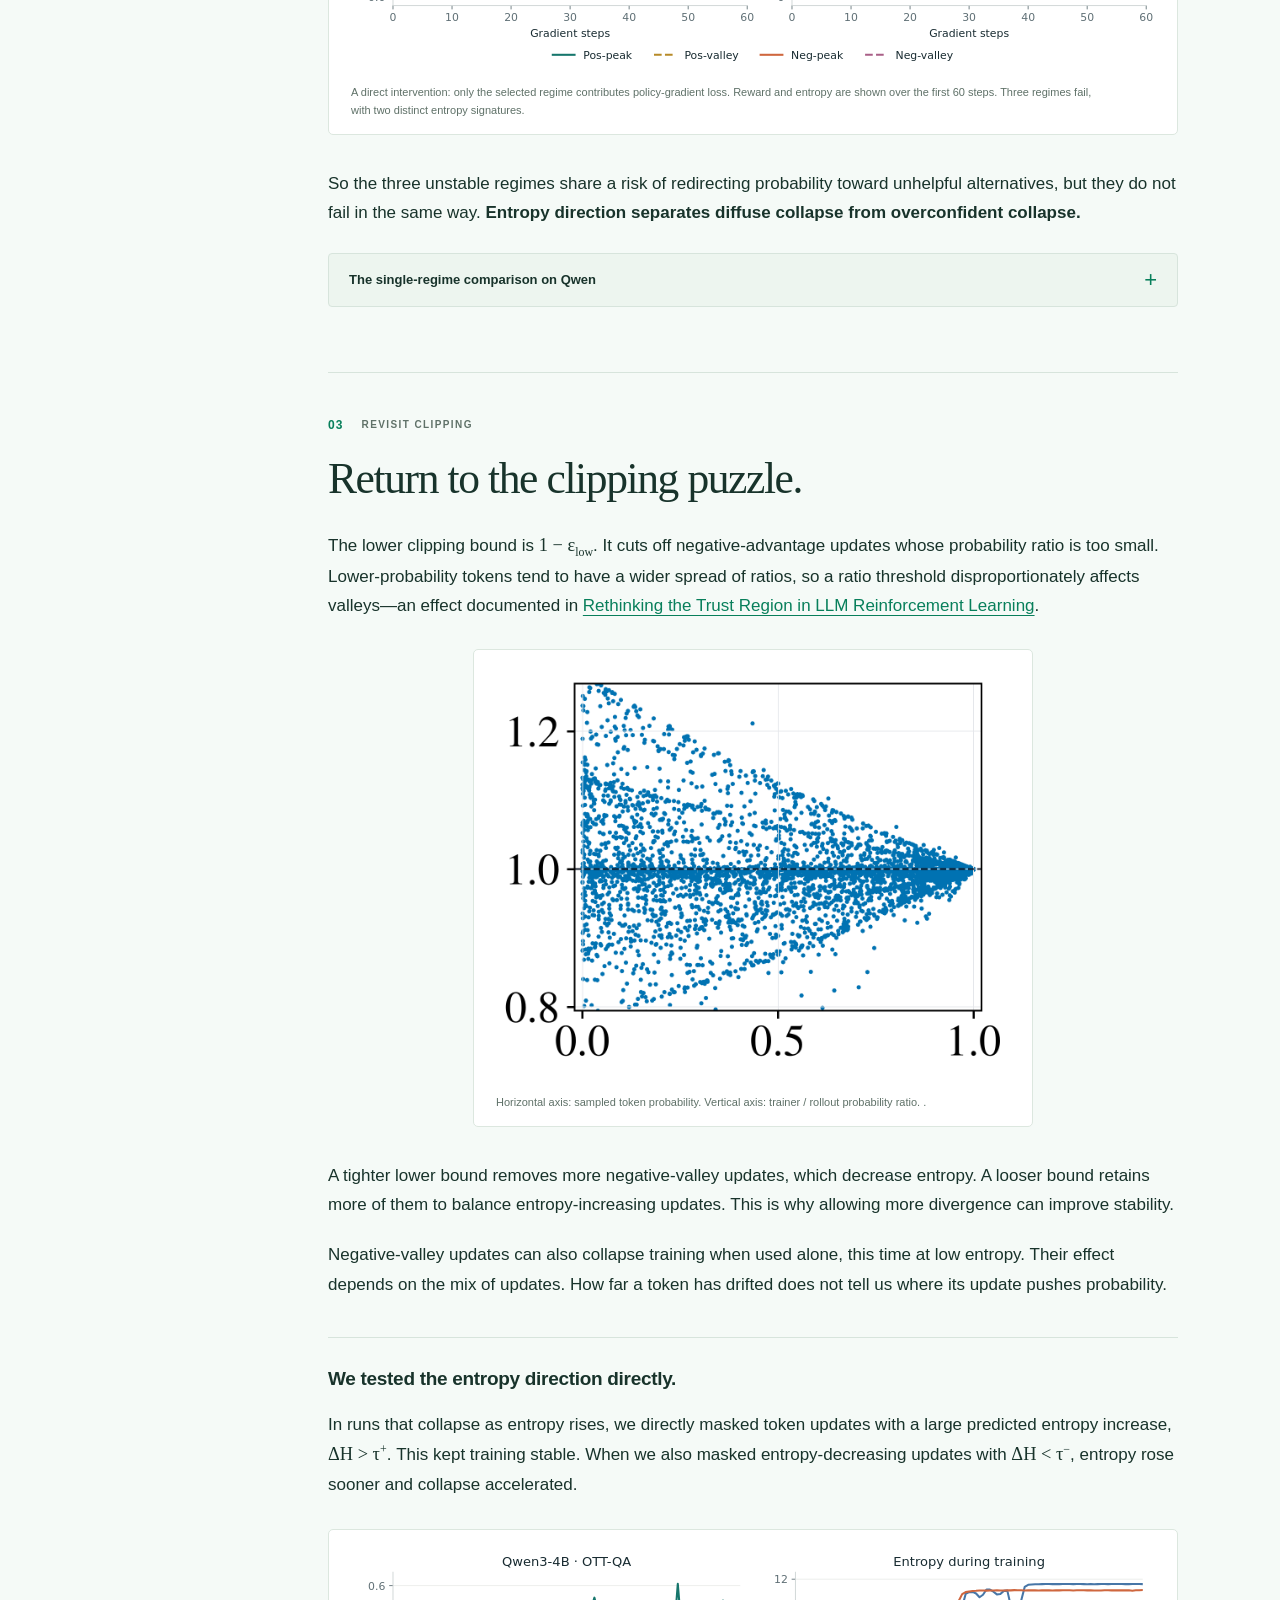
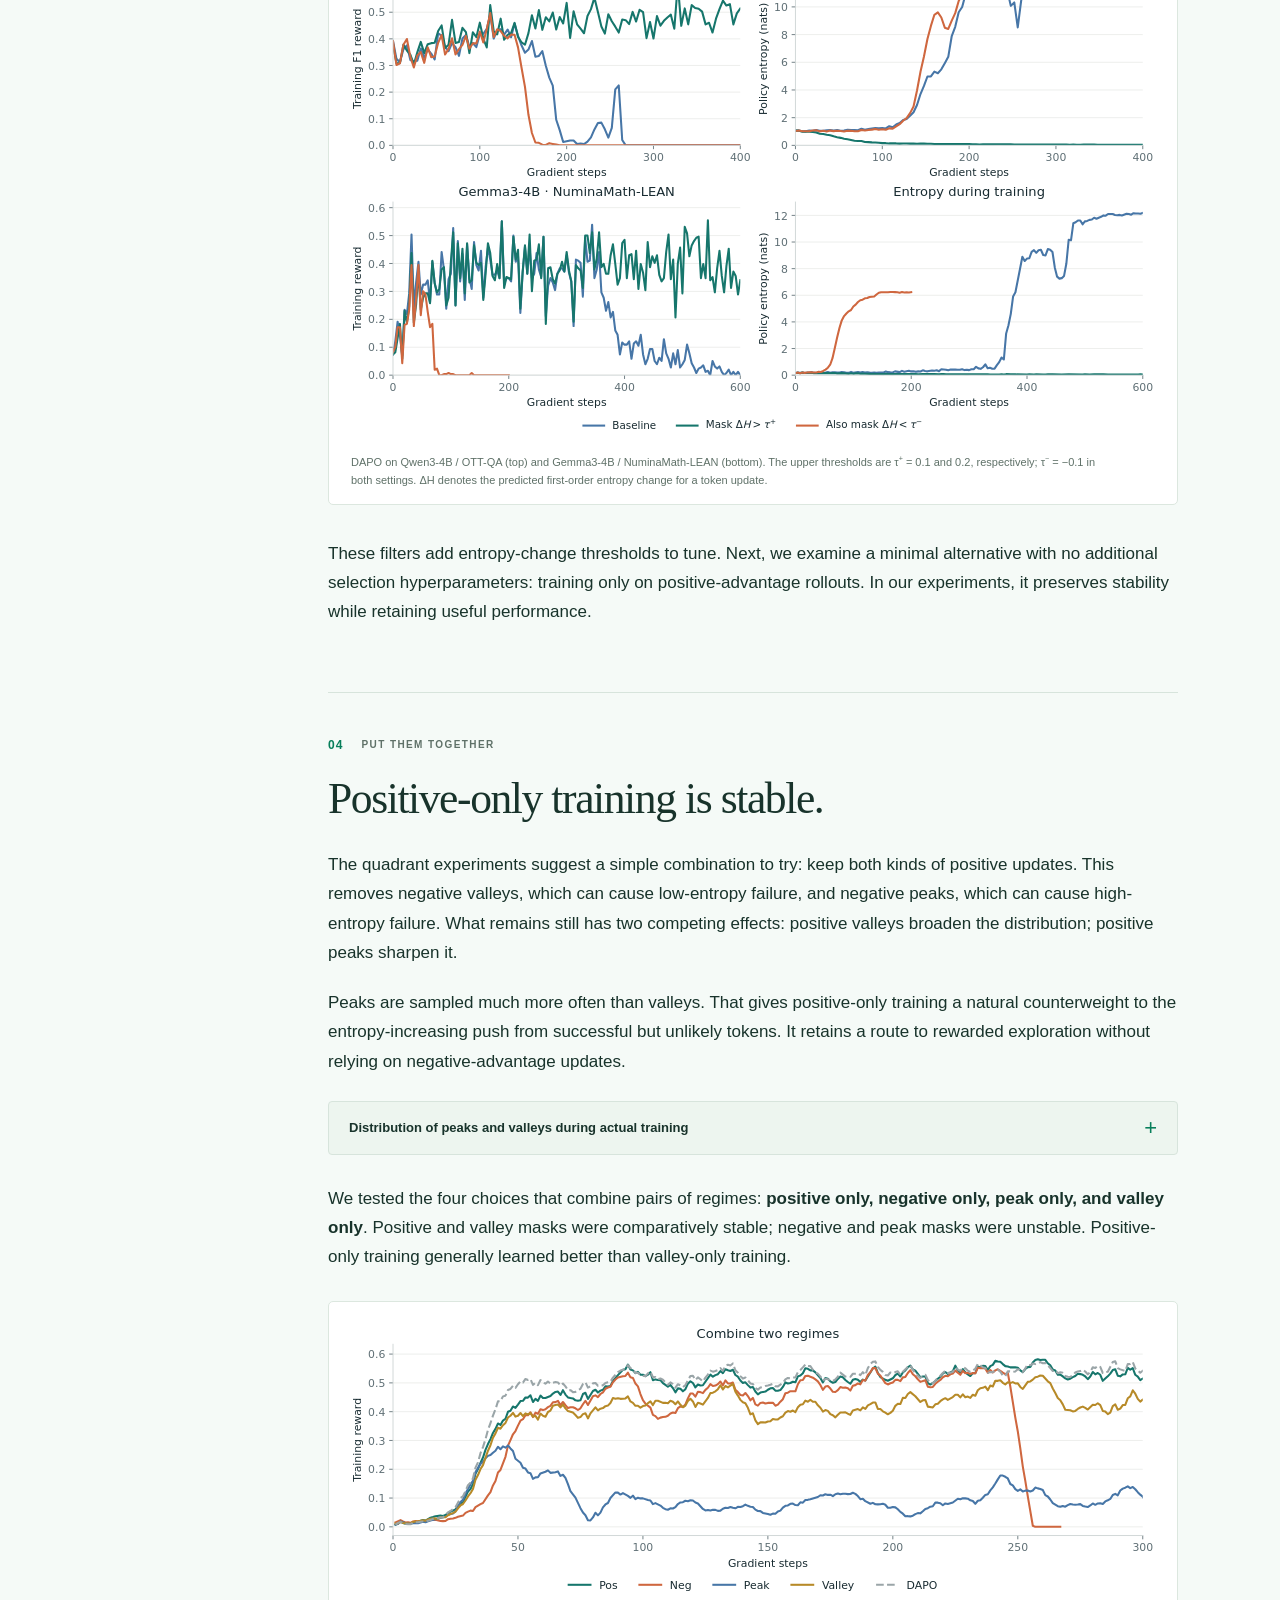
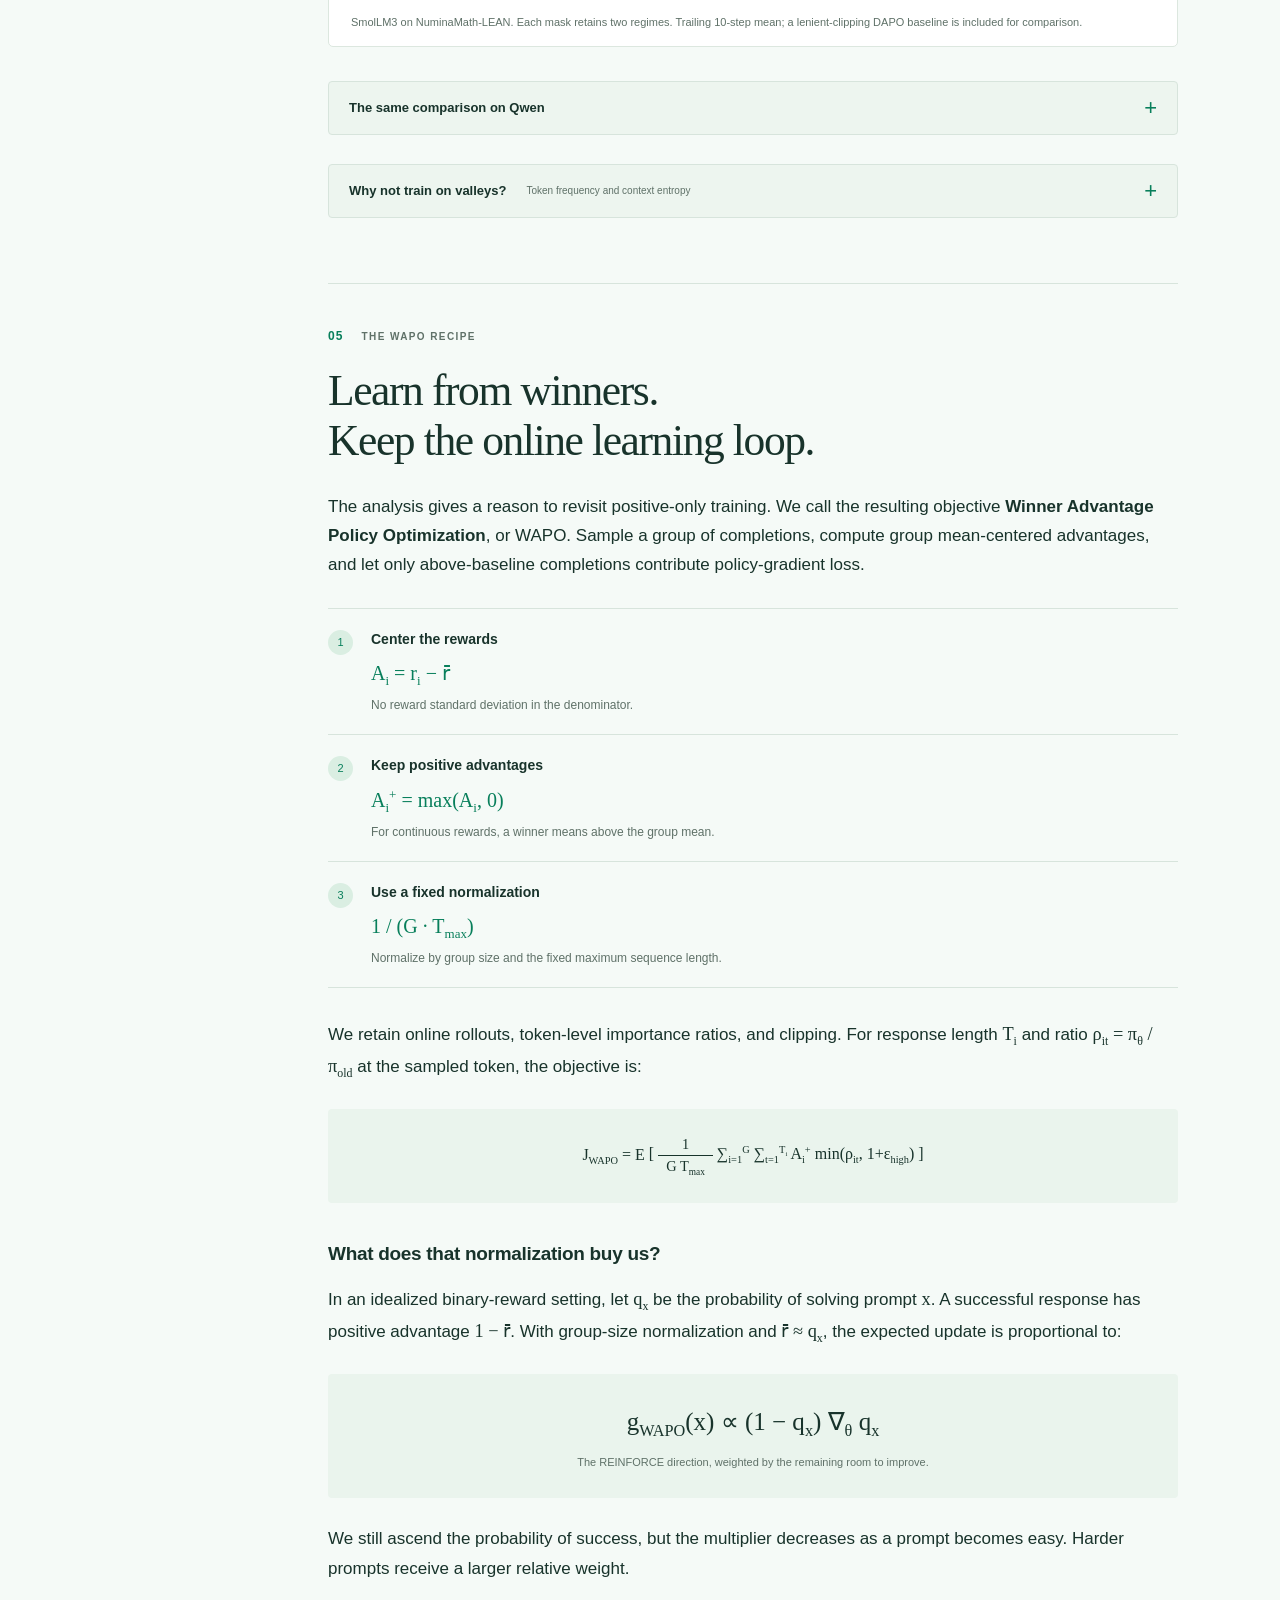
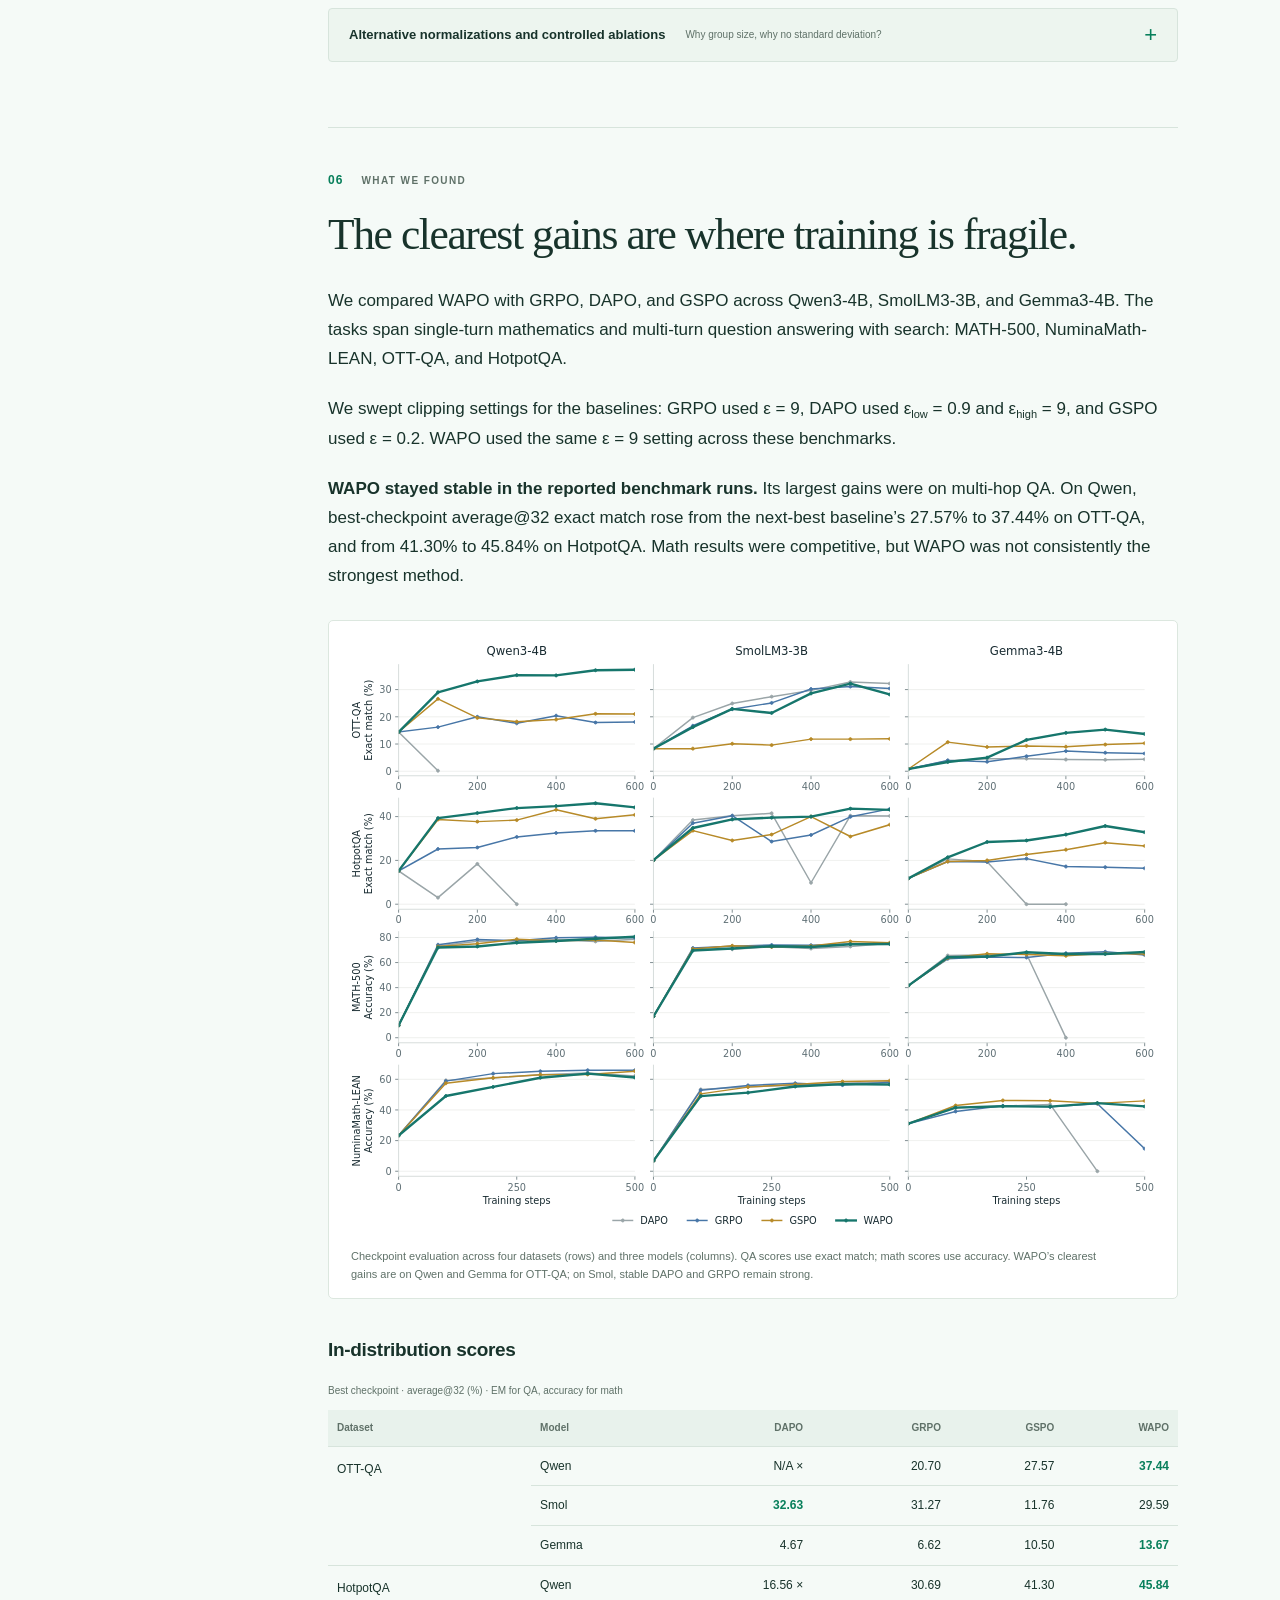
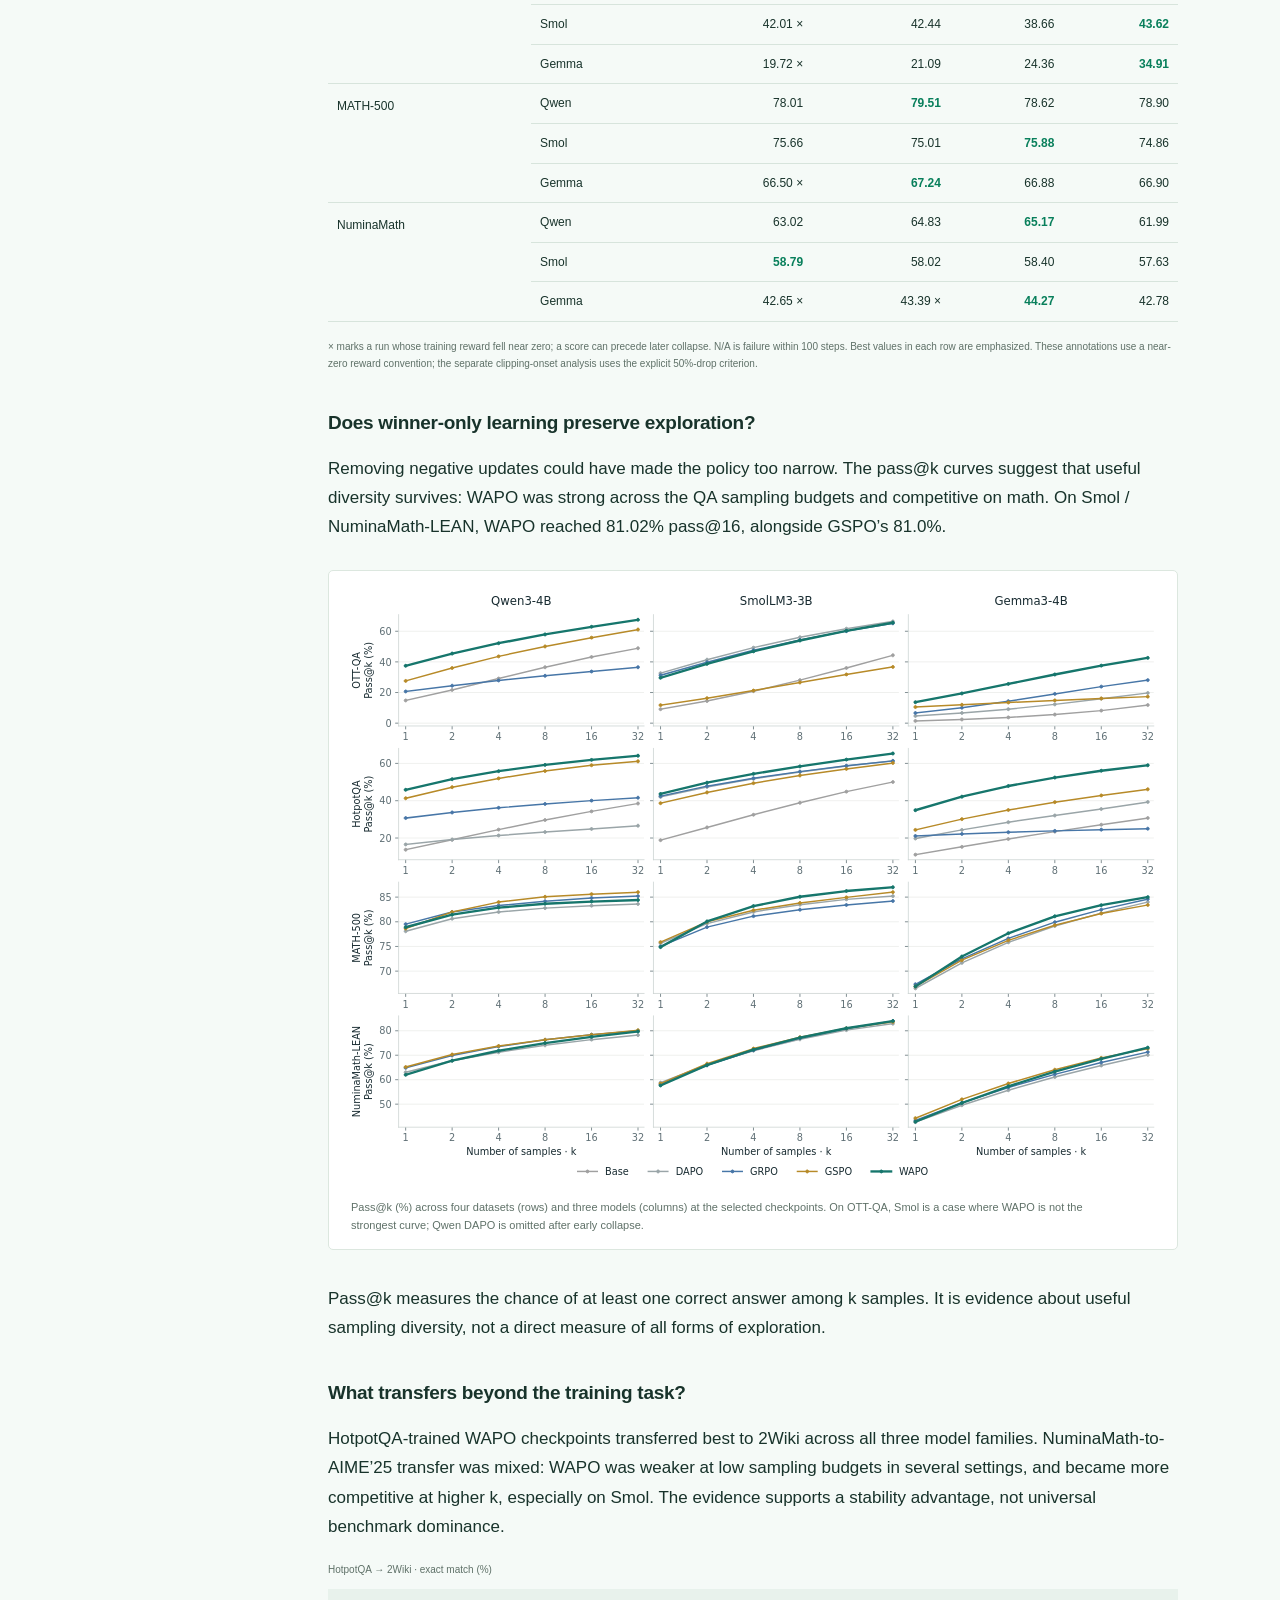
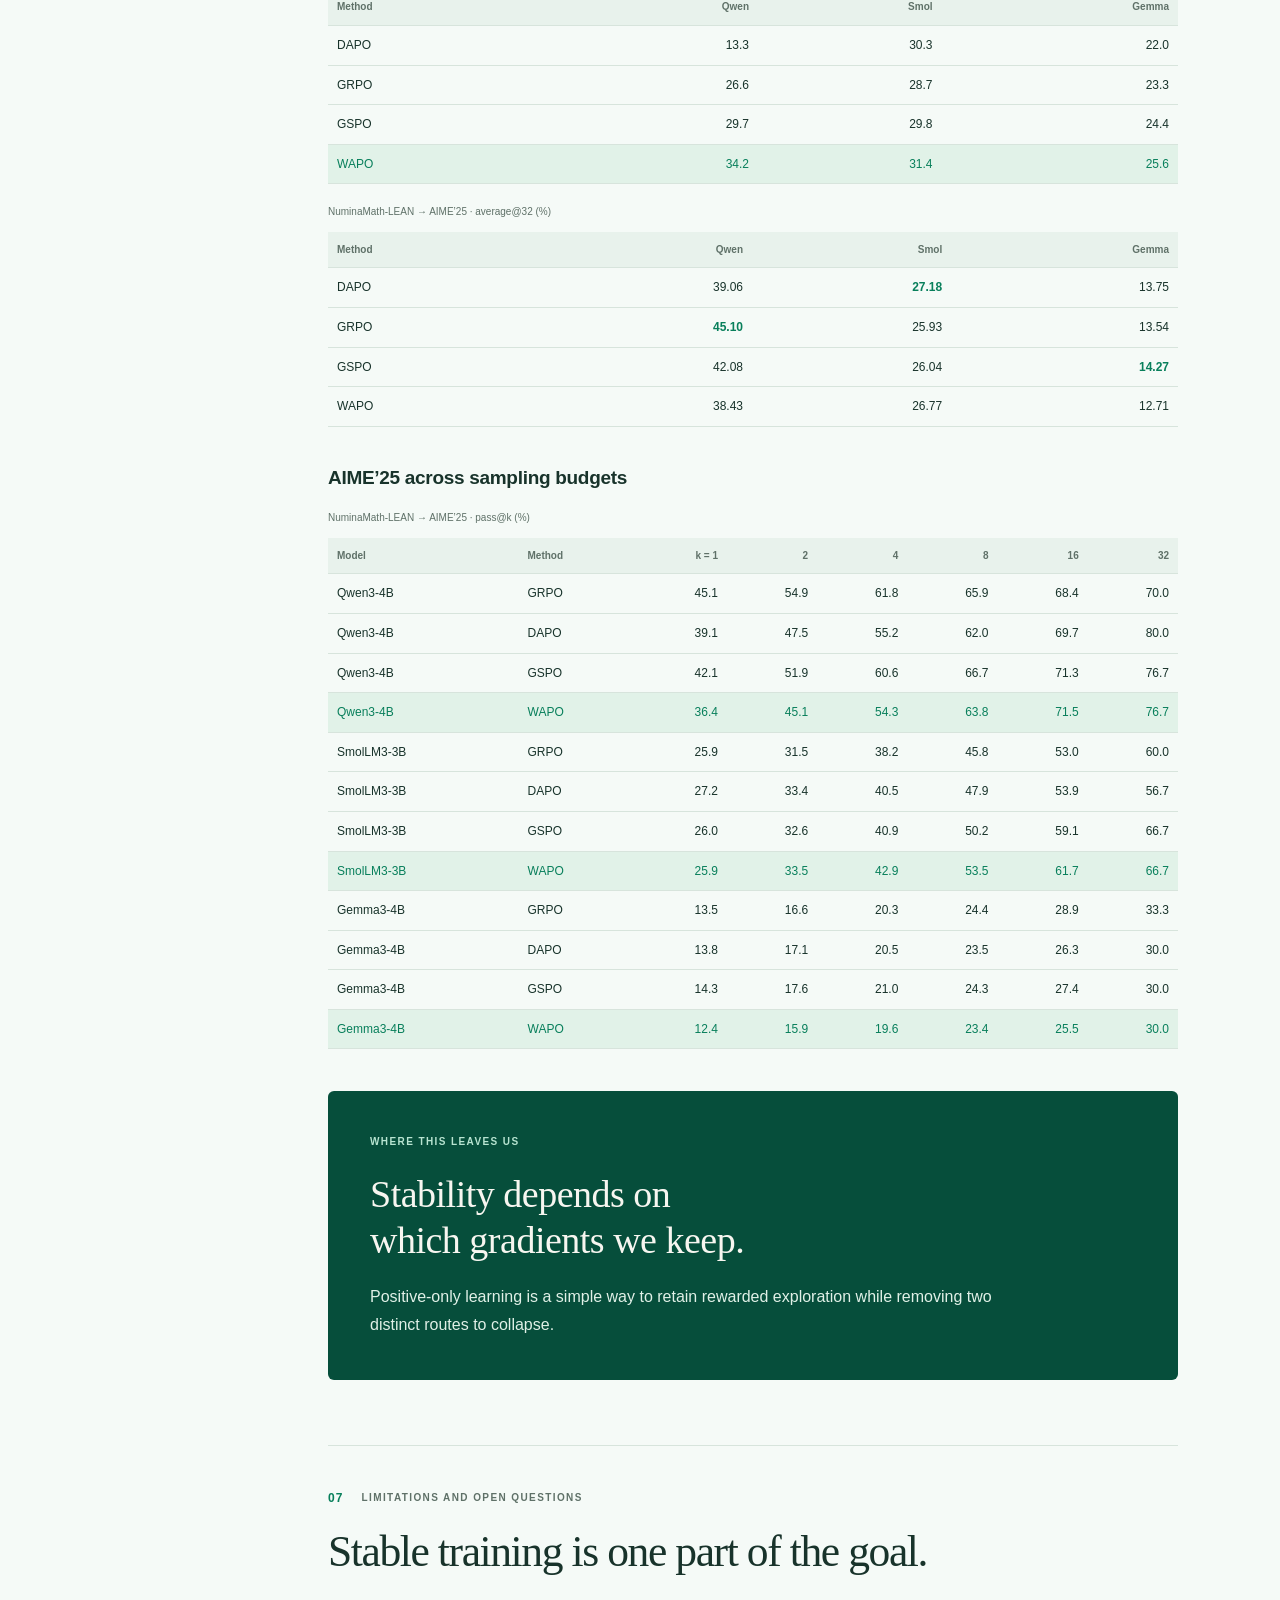
<file: docs/wapo_page/index.html>
<!DOCTYPE html>

<html lang="en">
<head>
<meta charset="utf-8"/>
<meta content="width=device-width, initial-scale=1" name="viewport"/>
<meta content="#f5faf7" name="theme-color"/>
<meta content="Gradients explain aspects of collapse that policy mismatch misses. This view motivates a simple alternative: training only on positive rollouts is stable." name="description"/>
<meta content="Gradient perspective on RLVR stability · WAPO" property="og:title"/>
<meta content="Gradients explain aspects of collapse that policy mismatch misses. This view motivates a simple alternative: training only on positive rollouts is stable." property="og:description"/>
<title>Gradient perspective on RLVR stability · WAPO</title>

<script src="theme.js?v=2fb86ca8ad"></script>
<link href="styles.css?v=dc9f7421c5" rel="stylesheet"/>
<script defer="" src="script.js?v=3c40c4abe3"></script>
</head>
<body>
<a class="skip-link" href="#story">Skip to the story</a>
<header class="site-header">
<a aria-label="WAPO home" class="wordmark" href="#top"> WAPO</a>
<span class="header-note">A gradient perspective on RLVR stability</span>
<div class="header-actions"><nav aria-label="Resources"><a href="https://arxiv.org/pdf/2606.16154">Paper ↗</a><a href="https://github.com/layer6ai-labs/wapo">Code ↗</a></nav><button aria-checked="false" aria-label="Dark mode" class="theme-toggle" hidden="" id="theme-toggle" role="switch" type="button"><span>Dark</span><span aria-hidden="true" class="theme-toggle-track"></span></button></div>
</header>
<div aria-hidden="true" class="reading-progress"><div id="progress"></div></div>
<main id="top">
<div class="hero">
<p class="eyebrow">RESEARCH NOTES <span> / </span> WINNER ADVANTAGE POLICY OPTIMIZATION</p>
<h1>Gradient perspective<br/>on RLVR <em>stability</em></h1>
<p class="standfirst">Gradients explain aspects of collapse that policy mismatch misses. This view motivates a simple alternative: training only on positive rollouts is stable.</p>
<div class="hero-bottom"><a class="text-link" href="#overview">Read the analysis <span aria-hidden="true">↓</span></a><span>Layer 6 AI</span></div>
</div>
<div class="page-grid" id="story">
<aside class="story-nav"><nav aria-label="Story chapters"><p>IN THIS NOTE</p><a class="nav-preface" href="#overview">Overview</a><a class="nav-preface" href="#background">Background</a><a href="#puzzle"><span>01</span> The puzzle</a><a href="#probability"><span>02</span> Follow the gradient</a><a href="#clipping"><span>03</span> Return to clipping</a><a href="#balance"><span>04</span> Positive-only training</a><a href="#wapo"><span>05</span> The WAPO recipe</a><a href="#results"><span>06</span> Results</a><a href="#limitations"><span>07</span> Limitations</a><a href="#questions"><span>08</span> Questions and checks</a></nav><p class="nav-foot">Read straight through.<br/>Open the evidence when<br/>you want a closer look.</p></aside>
<article>
<section class="overview" id="overview" aria-labelledby="overview-title">
<h2 id="overview-title">Overview</h2>
<p>Reinforcement learning with verifiable rewards (RLVR) improves a language model’s reasoning while remaining susceptible to training collapse. PPO and GRPO often reuse samples from an older policy across multiple gradient steps, using importance ratios and clipping to control the mismatch with the current trainer. Much of the work on instability studies this objective mismatch. Yet across several of our experiments, we observed higher entropy and unstable training with tighter clipping, while training with looser clipping remained stable.</p>
<p><strong>We take a gradient perspective</strong>: how does an update change the local token distribution? The gradient naturally divides updates into four regimes: positive peak, positive valley, negative peak, and negative valley. The peak/valley boundary follows from the current distribution, without manually chosen thresholds. This taxonomy explains why tighter lower clipping can remove more entropy-decreasing updates and accelerate collapse. We test the connection directly: masking entropy-increasing updates stabilizes runs prone to high-entropy collapse, while additionally masking entropy-decreasing updates accelerates it. The same taxonomy motivates Winner Advantage Policy Optimization (WAPO), which trains only on positive-advantage rollouts.</p>
<p>We evaluate WAPO on Qwen3-4B, SmolLM3-3B, and Gemma3-4B across four datasets: OTT-QA, HotpotQA, MATH-500, and NuminaMath-LEAN. WAPO remains stable in all tested settings, achieves its strongest gains over tuned baselines on multi-hop QA, and remains competitive on math.</p>
</section>
<div class="opening" id="background" aria-labelledby="background-title">
<h2 id="background-title">Background</h2>
<p>RLVR is a scalable approach to post-training language models, but it remains susceptible to collapse. Even with reliable rewards, useful reasoning can give way to unrelated text or repetitive output.</p>
<figure aria-labelledby="collapse-caption" class="collapse-figure">
<div class="collapse-grid">
<div class="collapse-example high"><div class="example-head"><span class="status-dot"></span><strong>High-entropy collapse</strong><small>Too diffuse</small></div><pre>&lt;think&gt; ))^x28**({}) orderedList
x231(color872426).txt …
OS受 … PEER assembly … ★★★★★ …</pre><p>Task-irrelevant symbols, multilingual fragments, and malformed text.</p><small>SmolLM3-3B · Math · step 150</small></div>
<div class="collapse-example low"><div class="example-head"><span class="status-dot"></span><strong>Low-entropy collapse</strong><small>Too concentrated</small></div><pre>&lt;think&gt;
&lt;/think&gt;
Answer: &lt;your answer&gt;
100000000000000000000000000000…</pre><p>A confident, repetitive pattern replaces a meaningful answer.</p><small>Qwen3-4B · Math · step 139</small></div>
</div>
<figcaption id="collapse-caption">Two ways to lose useful behavior. Abridged generation examples of high- and low-entropy collapse.</figcaption>
</figure>
<p>Much of the work on this instability starts from an <strong>objective mismatch</strong>. The ideal reward we want to optimize is the expected reward under the current policy:</p>
<div aria-label="J theta equals the expectation over prompts from D and responses sampled from the current policy of R x y" class="equation intro-equation" role="math"><small>Expected reward · responses sampled from π<sub>θ</sub></small><span class="math-line">J(θ) = E<sub>x ∼ D, y ∼ π<sub>θ</sub>(·|x)</sub> [R(x, y)]</span></div>
<p>GRPO-style training uses responses from an older rollout policy and optimizes the following clipped surrogate:</p>
<div aria-label="The clipped surrogate is the expectation over prompts and rollout-policy completions of one over G times the sum over completions, one over T i times the sum over tokens, of the minimum of rho i t A hat i and clipped rho i t between one minus epsilon low and one plus epsilon high, times A hat i." class="equation intro-equation surrogate-equation" role="math"><small>Clipped surrogate · responses sampled from π<sub>old</sub></small><span class="math-line">J<sub>GRPO</sub>(θ) = E<sub>x ∼ D, {y<sub>i</sub>} ∼ π<sub>old</sub>(·|x)</sub> <span class="bracket">[ <span class="fraction"><span>1</span><span>G</span></span> ∑<sub>i=1</sub><sup>G</sup> <span class="fraction"><span>1</span><span>T<sub>i</sub></span></span> ∑<sub>t=1</sub><sup>T<sub>i</sub></sup></span> min(ρ<sub>it</sub>(θ) Â<sub>i</sub>, clip(ρ<sub>it</sub>(θ), 1−ε<sub>low</sub>, 1+ε<sub>high</sub>) Â<sub>i</sub>) ]</span></div>
<p>Here <span class="inline-math">G</span> is the number of responses per prompt, <span class="inline-math">T<sub>i</sub></span> is the response length, and <span class="inline-math">Â<sub>i</sub></span> is its group-relative advantage. The token ratio compares the current trainer with the rollout policy: <span aria-label="rho i t theta equals the current-policy probability of the sampled token divided by its rollout-policy probability" class="inline-math" role="math">ρ<sub>it</sub>(θ) = <span class="fraction"><span>π<sub>θ</sub>(y<sub>it</sub> | x, y<sub>i,&lt;t</sub>)</span><span>π<sub>old</sub>(y<sub>it</sub> | x, y<sub>i,&lt;t</sub>)</span></span></span>.</p>
<p>Reusing rollout samples while the trainer changes creates a gap between these objectives. Differences between training and inference engines introduce another mismatch. Importance ratios and clipping aim to control the resulting updates. Clipping can suppress gradients from tokens whose probabilities have drifted too far from the rollout policy. Yet we find an unexpected result: <strong>discarding more divergent updates can make training unstable</strong>.</p>
</div>
<section class="chapter" id="puzzle">
<div class="chapter-label">01 <span>THE PUZZLE</span></div>
<h2>Tighter clipping makes training unstable.</h2>
<p>Consider the lower clipping tolerance, <span class="inline-math">ε<sub>low</sub></span>. A smaller value raises the lower ratio bound <span class="inline-math">1−ε<sub>low</sub></span>, cutting off negative-advantage updates sooner when a token’s probability has fallen relative to the rollout policy. If distance from that policy were the whole problem, this stricter rule should help.</p>
<p>On OTT-QA with SmolLM3-3B and DAPO, we saw the reverse. Increasing <span class="inline-math">ε<sub>low</sub></span> from 0.2 to 0.9 retained more of those updates and training continued to learn. With the tighter bound, reward fell as entropy rose.</p>
<figure><a class="figure-link" href="assets/figures/clipping-smol.svg" rel="noreferrer" target="_blank" title="Open figure at full size"><img alt="SmolLM3-3B with DAPO on OTT-QA: tighter lower clipping leads to falling F1 reward and higher entropy, while wider lower clipping continues learning." height="360" src="assets/figures/clipping-smol.svg" width="1030"/></a><figcaption>SmolLM3-3B · OTT-QA · DAPO. Only the lower clipping tolerance changes: ε<sub>low</sub> = 0.2 or 0.9; ε<sub>high</sub> = 9 in both runs. Curves show a trailing 10-step mean.</figcaption></figure>
<p>This is not limited to one model or objective. For example, we see stronger clipping can hurt training Qwen3-4B with GRPO on OTT-QA. These examples suggest that policy distance alone does not explain which updates help preserve stability.</p>
<details class="evidence"><summary><span>More examples of stronger clipping hurting stability</span></summary><div class="details-body">
<figure><a class="figure-link" href="assets/figures/clipping-qwen.svg" rel="noreferrer" target="_blank" title="Open figure at full size"><img alt="Qwen3-4B with GRPO on OTT-QA: reward and entropy histories under epsilon 0.2 and epsilon 9." height="360" loading="lazy" src="assets/figures/clipping-qwen.svg" width="1030"/></a><figcaption>Qwen3-4B · OTT-QA · GRPO, with ε = 0.2 and ε = 9. Both clipping bounds change together in this comparison. These are training F1 rewards and policy entropies; raw recorded values are shown.</figcaption></figure><figure><a class="figure-link" href="assets/figures/clipping-gemma.svg" rel="noreferrer" target="_blank" title="Open figure at full size"><img alt="Gemma3-4B with DAPO on OTT-QA: tighter lower clipping collapses to zero F1 reward with rising entropy, while wider lower clipping continues learning." height="360" loading="lazy" src="assets/figures/clipping-gemma.svg" width="1030"/></a><figcaption>Gemma3-4B · OTT-QA · DAPO. Only the lower clipping tolerance changes: ε<sub>low</sub> = 0.2 or 0.9; ε<sub>high</sub> = 9 in both runs. Curves show a trailing 10-step mean.</figcaption></figure>
<p>We tuned GRPO with <span class="inline-math">ε ∈ {0.2, 9.0}</span> and DAPO with <span class="inline-math">(ε<sub>low</sub>, ε<sub>high</sub>) ∈ {(0.2, 9.0), (0.9, 9.0)}</span>. Tighter clipping did not consistently improve stability or final performance; in some settings it slowed learning or led to collapse. GSPO, which clips at the sequence level, was comparatively robust with ε = 0.2.</p>
<div class="table-scroll"><table><caption>Settings where weaker clipping remained stable while tighter clipping collapsed</caption><thead><tr><th>Loss</th><th>Dataset</th><th>Models</th></tr></thead><tbody><tr><th>GRPO</th><td>HotpotQA</td><td>Qwen, Gemma</td></tr><tr><th>GRPO</th><td>OTT-QA</td><td>Qwen, Smol</td></tr><tr><th>DAPO</th><td>HotpotQA</td><td>Qwen</td></tr><tr><th>DAPO</th><td>MATH-500</td><td>Qwen</td></tr><tr><th>DAPO</th><td>OTT-QA</td><td>Smol, Gemma</td></tr></tbody></table></div>
<div class="table-scroll"><table><caption>Collapse onset in DAPO settings where both runs failed</caption><thead><tr><th>Model / dataset</th><th>ε<sub>low</sub> = 0.2</th><th>ε<sub>low</sub> = 0.9</th></tr></thead><tbody><tr><th>Qwen · OTT-QA</th><td>600</td><td>30</td></tr><tr><th>Gemma · HotpotQA</th><td>160</td><td>250</td></tr><tr><th>Gemma · MATH-500</th><td>150</td><td>320</td></tr></tbody></table></div>
<p class="fine-print">Collapse onset is the earliest checkpoint where reward falls by at least 50% within 50 consecutive steps. ε<sub>high</sub> = 9 in both DAPO columns.</p>
<div class="table-scroll"><table><caption>SmolLM3-3B · training reward at step 500, averaged over the preceding 20 steps</caption><thead><tr><th>Dataset / metric</th><th>GRPO<br/>ε = 0.2</th><th>GRPO<br/>ε = 9</th><th>DAPO<br/>(0.2, 0.28)</th><th>DAPO<br/>(0.2, 9)</th><th>DAPO<br/>(0.9, 9)</th></tr></thead><tbody><tr><th>OTT-QA / F1</th><td>0.23</td><td>0.49</td><td>0.36</td><td>0.33</td><td>0.45</td></tr><tr><th>HotpotQA / F1</th><td>0.34</td><td>0.60</td><td>0.49</td><td>0.41</td><td>0.57</td></tr><tr><th>NuminaMath-LEAN / EM</th><td>0.54</td><td>0.55</td><td>0.56</td><td>0.56</td><td>0.58</td></tr><tr><th>MATH-500 / EM</th><td>0.77</td><td>0.79</td><td>0.73</td><td>0.74</td><td>0.78</td></tr></tbody></table></div>
<p class="fine-print">DAPO column headings give (ε<sub>low</sub>, ε<sub>high</sub>). The table compares reward at a fixed training step across clipping choices. <a href="assets/data/clipping-provenance.json">Clipping plot data sources and verified run configurations</a>.</p>
</div></details>
</section>
<section class="chapter" id="probability">
<div class="chapter-label">02 <span>FOLLOW THE GRADIENT</span></div>
<h2>Gradient perspective on stability</h2>
<p>Instead of asking “How far are we from the old policy?”, we ask “How does a gradient update alter the local distribution?”. Following observation makes the question concrete: collapse moves toward continuations we would rarely encounter in ordinary task rollouts from the starting model.</p>
<div class="thought"><span>A QUESTION ABOUT THE UPDATE</span><p>How can a gradient update make an unlikely continuation more likely, even when that continuation was never sampled?</p></div>
<p>We start by writing down how a single token update changes <em>every other token’s</em> probability.</p>
<p>Let <span class="inline-math">p = softmax(z)</span>, and let <span class="inline-math">s</span> be the sampled token. A small gradient step on <span class="inline-math">ℓ = −A log p<sub>s</sub></span> gives, for an unsampled token <span class="inline-math">i ≠ s</span>:</p>
<div aria-label="Delta p i equals eta A p i times C of p minus p s minus p i, plus order eta squared" class="equation primary-equation" role="math"><span>Δp<sub>i</sub> = η A p<sub>i</sub> <span class="bracket">[C(p) − p<sub>s</sub> − p<sub>i</sub>]</span> + O(η²)</span><small>where C(p) = ∑<sub>j</sub> p<sub>j</sub>²</small></div>
<details class="evidence probability-proof"><summary><span>Scope and derivation of <span class="inline-math">Δp<sub>i</sub></span></span></summary><div class="details-body">
<p>This is a first-order result for a direct update in logit space. A neural network’s Jacobian, optimizer, shared parameters, clipping, and repeated updates mediate the realized change. We use it to predict directional contributions, then test those predictions in training.</p>
<h4>Derivation</h4>
<p>Let <span class="inline-math">p = softmax(z)</span> and <span class="inline-math">ℓ<sub>s</sub>(z) = −A log p<sub>s</sub></span>. We take a gradient-descent step of size <span class="inline-math">η &gt; 0</span>, treating the advantage <span class="inline-math">A</span> as fixed. Write <span class="inline-math">δ<sub>sk</sub> = 1</span> when <span class="inline-math">s = k</span> and zero otherwise.</p>
<p>The loss gradient and resulting logit change are:</p>
<div class="equation proof-equation" role="math" aria-label="The derivative of the loss with respect to z k equals minus A divided by p s times the derivative of p s with respect to z k, which equals A times p k minus the Kronecker delta s k. Delta z k equals minus eta A times p k minus the Kronecker delta s k."><span class="math-line">∂ℓ<sub>s</sub>/∂z<sub>k</sub> = −(A/p<sub>s</sub>)(∂p<sub>s</sub>/∂z<sub>k</sub>) = A(p<sub>k</sub> − δ<sub>sk</sub>)</span><span class="math-line">Δz<sub>k</sub> = −η A(p<sub>k</sub> − δ<sub>sk</sub>)</span></div>
<p>For an unsampled token <span class="inline-math">i ≠ s</span>, expand its probability to first order. The softmax Jacobian is:</p>
<div class="equation proof-equation" role="math" aria-label="The derivative of p i with respect to z k equals p i times the Kronecker delta i k minus p k."><span>∂p<sub>i</sub>/∂z<sub>k</sub> = p<sub>i</sub>(δ<sub>ik</sub> − p<sub>k</sub>)</span></div>
<p>Substituting the logit update into the Taylor expansion gives:</p>
<div class="equation proof-equation" role="math" aria-label="Delta p i equals sum k of the derivative of p i with respect to z k times delta z k, plus order eta squared. This equals minus eta A p i times sum k of delta i k minus p k times p k minus delta s k, plus order eta squared."><span class="math-line">Δp<sub>i</sub> = ∑<sub>k</sub> (∂p<sub>i</sub>/∂z<sub>k</sub>)Δz<sub>k</sub> + O(η²)</span><span class="math-line">= −η A p<sub>i</sub> ∑<sub>k</sub> (δ<sub>ik</sub> − p<sub>k</sub>)(p<sub>k</sub> − δ<sub>sk</sub>) + O(η²)</span></div>
<p>Expand the sum. Since <span class="inline-math">i ≠ s</span>, the product <span class="inline-math">δ<sub>ik</sub>δ<sub>sk</sub></span> is zero for every <span class="inline-math">k</span>. The remaining terms reduce to:</p>
<div class="equation proof-equation" role="math" aria-label="Sum k of delta i k p k minus delta i k delta s k minus p k squared plus p k delta s k equals p i minus zero minus C of p plus p s."><span>∑<sub>k</sub> (δ<sub>ik</sub>p<sub>k</sub> − δ<sub>ik</sub>δ<sub>sk</sub> − p<sub>k</sub>² + p<sub>k</sub>δ<sub>sk</sub>) = p<sub>i</sub> − 0 − C(p) + p<sub>s</sub></span></div>
<p>Substituting back yields the probability-update rule:</p>
<div class="equation proof-equation" role="math" aria-label="Delta p i equals minus eta A p i times p i minus C of p plus p s, plus order eta squared, which equals eta A p i times C of p minus p s minus p i, plus order eta squared."><span class="math-line">Δp<sub>i</sub> = −η A p<sub>i</sub>[p<sub>i</sub> − C(p) + p<sub>s</sub>] + O(η²)</span><span class="math-line">= η A p<sub>i</sub>[C(p) − p<sub>s</sub> − p<sub>i</sub>] + O(η²)</span></div>
<p>“Negative advantage” alone is not enough to say that every tiny alternative gains mass. The exact condition is <span class="inline-math">A[C(p) − p<sub>s</sub> − p<sub>i</sub>] &gt; 0</span>. In particular, negative-valley updates redistribute probability toward stronger alternatives, rather than generically raising the tiny tail.</p>
</div></details>
<p>For a very unlikely alternative, <span class="inline-math">p<sub>i</sub> ≈ 0</span>, its direction is governed by <span class="inline-math">A [C(p) − p<sub>s</sub>]</span>. A <strong>negative update on a high-probability sampled token</strong> can lift those tiny alternatives. More surprisingly, a <strong>positive update on a low-probability sampled token</strong> can lift them too.</p>
<p>This gives us a dynamic threshold, <span class="inline-math">C(p) = ∑<sub>i</sub> p<sub>i</sub>²</span>. The boundary adapts to the current distribution; it is not a fixed probability cutoff. We call a sampled token a <strong class="peak-text">peak</strong> when <span class="inline-math">p<sub>s</sub> ≥ C(p)</span>, and a <strong class="valley-text">valley</strong> when <span class="inline-math">p<sub>s</sub> &lt; C(p)</span>.</p>
<figure><a class="figure-link" href="assets/figures/peak-valley.svg" rel="noreferrer" target="_blank" title="Open figure at full size"><img alt="Concentrated (low entropy) and spread-out (high entropy) distributions show how peaks and valleys lie above and below the dynamic C(p) threshold." height="340" loading="lazy" src="assets/figures/peak-valley.svg" width="1030"/></a><figcaption>The dashed boundary moves with distribution sharpness. Blue tokens are peaks; ochre tokens are valleys.</figcaption></figure>

<h3 class="subhead" id="regimes">Four kinds of token updates</h3>
<p>Crossing peak/valley with the sign of the advantage divides updates into four regimes. Except for pos-peak, each regime risks redirecting probability toward unhelpful alternatives. In our experiments, all three are unstable when trained in isolation. Their effects on entropy provide a qualitative picture of how each regime shapes training dynamics.</p>
<div aria-label="The four token update regimes" class="regime-grid">
<div class="regime pos-peak"><span>A &gt; 0 · p<sub>s</sub> ≥ C(p)</span><h3>Positive peak</h3><p>Reinforce an already likely token.</p><strong>Entropy usually ↓</strong><small>Stable alone, but conservative</small></div>
<div class="regime pos-valley"><span>A &gt; 0 · p<sub>s</sub> &lt; C(p)</span><h3>Positive valley</h3><p>Reward an unlikely continuation.</p><strong>Entropy ↑</strong><small>High-entropy collapse when trained alone</small></div>
<div class="regime neg-peak"><span>A &lt; 0 · p<sub>s</sub> ≥ C(p)</span><h3>Negative peak</h3><p>Suppress a likely token; lift alternatives.</p><strong>Entropy usually ↑</strong><small>High-entropy collapse when trained alone</small></div>
<div class="regime neg-valley"><span>A &lt; 0 · p<sub>s</sub> &lt; C(p)</span><h3>Negative valley</h3><p>Suppress an unlikely continuation.</p><strong>Entropy ↓</strong><small>Low-entropy collapse when trained alone</small></div>
</div>
<p>For entropy <span class="inline-math">H(p) = −∑<sub>i</sub> p<sub>i</sub> log p<sub>i</sub></span>, the same calculation gives:</p>
<div aria-label="Delta H equals minus eta A times the sum of term 1 and term 2, plus order eta squared. Term 1 is p s log p s minus sum i p i squared log p i. Term 2 is H of p times p s minus C of p." class="equation entropy-equation" role="math"><span>ΔH = −η A <span class="bracket">[ <span class="entropy-term"><span class="entropy-term-expression">(p<sub>s</sub> log p<sub>s</sub> − ∑<sub>i</sub> p<sub>i</sub>² log p<sub>i</sub>)</span><span class="entropy-term-label">term 1</span></span> + <span class="entropy-term"><span class="entropy-term-expression">H(p)(p<sub>s</sub> − C(p))</span><span class="entropy-term-label">term 2</span></span> ]</span> + O(η²)</span></div>

<p>The bracket is non-positive for valleys: positive-valley updates increase entropy, and negative-valley updates decrease it. <strong>Term 1</strong> is zero in expectation over the sampled token, while for peak tokens <strong>term 2</strong> is positive by definition. Thus, positive-peak updates usually decrease entropy, while negative-peak updates tend to increase it.</p>
<details class="evidence entropy-proof"><summary><span>Proof: connecting entropy direction to peaks and valleys</span></summary><div class="details-body">
<p>Let <span class="inline-math">B(p<sub>s</sub>)</span> denote the bracket in the entropy equation. Since <span class="inline-math">ΔH = −η A B(p<sub>s</sub>) + O(η²)</span>, we need the sign of <span class="inline-math">B(p<sub>s</sub>)</span> to determine the first-order entropy direction.</p>
<p>Hold the distribution <span class="inline-math">p</span> fixed and define:</p>
<div class="equation proof-equation" role="math" aria-label="M of p equals minus sum i p i squared log p i. h of x equals minus x log x, with h of zero equal to zero. B of x equals M of p minus h of x plus H of p times x minus C of p."><span class="math-line">M(p) = −∑<sub>i</sub> p<sub>i</sub>² log p<sub>i</sub>, &nbsp; h(x) = −x log x, &nbsp; h(0) = 0</span><span class="math-line">B(x) = M(p) − h(x) + H(p)(x − C(p))</span></div>
<h4>Valleys: bound the bracket at both ends</h4>
<p>Because <span class="inline-math">p</span> is fixed, <span class="inline-math">M(p)</span>, <span class="inline-math">H(p)</span>, and <span class="inline-math">C(p)</span> are constants as <span class="inline-math">x</span> varies. The second derivative is <span class="inline-math">B″(x) = 1/x &gt; 0</span> for <span class="inline-math">x &gt; 0</span>, so <span class="inline-math">B</span> is convex. For <span class="inline-math">0 ≤ x ≤ C(p)</span>, convexity gives:</p>
<div class="equation proof-equation" role="math" aria-label="B of x is at most one minus lambda times B of zero plus lambda times B of C of p, where lambda equals x divided by C of p."><span>B(x) ≤ (1 − λ)B(0) + λB(C(p)), &nbsp; λ = x/C(p)</span></div>
<p>Both endpoint values are non-positive. At zero:</p>
<div class="equation proof-equation" role="math" aria-label="B of zero equals M of p minus H of p times C of p, which equals the covariance under i sampled from p of p i and minus log p i, and is non-positive."><span>B(0) = M(p) − H(p)C(p) = Cov<sub>i ∼ p</sub>(p<sub>i</sub>, −log p<sub>i</sub>) ≤ 0</span></div>
<p>The covariance is non-positive because <span class="inline-math">−log p<sub>i</sub></span> decreases as <span class="inline-math">p<sub>i</sub></span> increases. At the other endpoint, define the probability distribution <span class="inline-math">q<sub>i</sub> = p<sub>i</sub>²/C(p)</span>. Then:</p>
<div class="equation proof-equation" role="math" aria-label="B of C of p equals M of p minus h of C of p, equals minus sum i p i squared log of p i divided by C of p, equals minus C of p times the KL divergence from q to p, and is non-positive."><span class="math-line">B(C(p)) = M(p) − h(C(p)) = −∑<sub>i</sub> p<sub>i</sub>² log(p<sub>i</sub>/C(p))</span><span class="math-line">= −C(p) D<sub>KL</sub>(q ∥ p) ≤ 0</span></div>
<p>The last inequality follows from non-negativity of KL divergence. The convexity bound therefore gives <span class="inline-math">B(x) ≤ 0</span> throughout <span class="inline-math">[0, C(p)]</span>. In particular, every valley has <span class="inline-math">B(p<sub>s</sub>) ≤ 0</span>. Multiplying by <span class="inline-math">−η A</span> gives a non-negative first-order entropy contribution for positive valleys and a non-positive one for negative valleys.</p>
<h4>Maximum-probability peaks: bound each weighted contribution</h4>
<p>Now let <span class="inline-math">p<sub>s</sub> = max<sub>i</sub> p<sub>i</sub></span>. This token is a peak because <span class="inline-math">C(p) = ∑<sub>i</sub> p<sub>i</sub>² ≤ p<sub>s</sub>∑<sub>i</sub> p<sub>i</sub> = p<sub>s</sub></span>. Define:</p>
<div class="equation proof-equation" role="math" aria-label="w i equals p i times p i plus p s minus C of p and is non-negative. The sum of the weights equals C of p plus p s minus C of p, which equals p s."><span class="math-line">w<sub>i</sub> = p<sub>i</sub>(p<sub>i</sub> + p<sub>s</sub> − C(p)) ≥ 0</span><span class="math-line">∑<sub>i</sub> w<sub>i</sub> = C(p) + p<sub>s</sub> − C(p) = p<sub>s</sub></span></div>
<p>Rewrite the bracket using these weights:</p>
<div class="equation proof-equation" role="math" aria-label="B of p s equals sum i w i times minus log p i, minus p s times minus log p s."><span>B(p<sub>s</sub>) = ∑<sub>i</sub> w<sub>i</sub>(−log p<sub>i</sub>) − p<sub>s</sub>(−log p<sub>s</sub>)</span></div>
<p>Since <span class="inline-math">p<sub>i</sub> ≤ p<sub>s</sub></span>, we have <span class="inline-math">−log p<sub>i</sub> ≥ −log p<sub>s</sub></span>. Every weight is non-negative, so:</p>
<div class="equation proof-equation" role="math" aria-label="B of p s is at least sum i w i times minus log p s, minus p s times minus log p s, which equals zero."><span>B(p<sub>s</sub>) ≥ ∑<sub>i</sub> w<sub>i</sub>(−log p<sub>s</sub>) − p<sub>s</sub>(−log p<sub>s</sub>) = 0</span></div>
<p>Thus a positive update on a maximum-probability peak has a non-positive first-order entropy contribution; a negative update has a non-negative one.</p>
<h4>Why the statement for other peaks says “usually”</h4>
<p>For any peak, term 2 is non-negative. Term 1 averages to zero when the sampled token is drawn from the full distribution:</p>
<div class="equation proof-equation" role="math" aria-label="The expectation over s sampled from p of p s log p s minus sum i p i squared log p i equals zero."><span>E<sub>s ∼ p</sub>[p<sub>s</sub> log p<sub>s</sub> − ∑<sub>i</sub> p<sub>i</sub>² log p<sub>i</sub>] = 0</span></div>
<p>This average does not fix the sign for every sampled peak. For example, <span class="inline-math">p = (0.14, 0.46, 0.40)</span> and <span class="inline-math">p<sub>s</sub> = 0.40</span> give <span class="inline-math">C(p) = 0.3912</span>, so the token is a peak, yet <span class="inline-math">B(p<sub>s</sub>) ≈ −0.0083</span>. A positive update can therefore increase entropy. The valley result and the maximum-probability peak result are sign guarantees for the first-order term; the direction for other peaks is the empirical tendency examined below.</p>
<h4>How often do peaks break the entropy prediction?</h4>
<div class="table-scroll"><table><caption>Step 0 · NuminaMath-LEAN · nonzero-advantage peak tokens</caption><thead><tr><th>Base model</th><th>Peak tokens</th><th>Opposite direction</th><th>Rate</th></tr></thead><tbody><tr><th>Qwen3-4B</th><td>25,976</td><td>37</td><td>0.14%</td></tr><tr><th>SmolLM3-3B</th><td>8,870</td><td>45</td><td>0.50%</td></tr></tbody></table></div>
<p>These step-0 measurements are aggregated across advantage signs. They support “usually,” not a universal statement about peaks. For example, <span class="inline-math">p = (0.14, 0.46, 0.40)</span> has <span class="inline-math">C(p) ≈ 0.391</span>. Sampling the 0.40 token makes it a peak, yet a positive update can increase entropy.</p>

</div></details>
<details class="evidence"><summary><span>Try the update yourself</span><small>Choose a token and an advantage sign</small></summary><div class="details-body">
<div class="gradient-lab" id="gradient-lab">
<div class="lab-heading"><div><span class="eyebrow">TRY ONE LOCAL UPDATE</span><h3>Same rule. Different distributions.</h3></div><span class="lab-tag">Illustration</span></div>
<div class="lab-controls"><label>Distribution<select id="distribution"><option value="concentrated">Concentrated</option><option value="spread">More spread out</option></select></label><label>Advantage<select id="advantage"><option value="1">Positive · reinforce</option><option value="-1">Negative · suppress</option></select></label></div>
<p class="lab-instruction">Select a bar to choose the sampled token. Blue = peak; ochre = valley.</p>
<div class="distribution-chart" id="distribution-chart"></div>
<div aria-live="polite" class="lab-result" id="lab-result"></div>
<p class="fine-print">A toy vocabulary, with a direct logit step η = 0.1. Outlines show the distribution after the step.</p>
<noscript><p>Peaks lie above C(p), valleys below it. Enable JavaScript to choose a sampled token and compare the exact softmax update.</p></noscript>
</div>
</div></details>
<h3 class="subhead">Then we trained on each regime in isolation.</h3>
<p>On SmolLM3 and NuminaMath-LEAN, positive peaks learned stably but plateaued. Positive valleys and negative peaks drove entropy upward and failed. Negative valleys produced the other failure: entropy fell, early gains disappeared, and generations became concentrated and repetitive.</p>
<figure><a class="figure-link" href="assets/figures/quadrants-smol.svg" rel="noreferrer" target="_blank" title="Open figure at full size"><img alt="SmolLM3 quadrant experiments: positive peaks learn, positive valleys and negative peaks increase entropy, negative valleys reduce entropy and fail." height="360" loading="lazy" src="assets/figures/quadrants-smol.svg" width="1030"/></a><figcaption>A direct intervention: only the selected regime contributes policy-gradient loss. Reward and entropy are shown over the first 60 steps. Three regimes fail, with two distinct entropy signatures.</figcaption></figure>
<p>So the three unstable regimes share a risk of redirecting probability toward unhelpful alternatives, but they do not fail in the same way. <strong>Entropy direction separates diffuse collapse from overconfident collapse.</strong></p>
<details class="evidence"><summary><span>The single-regime comparison on Qwen</span></summary><div class="details-body"><figure><a class="figure-link" href="assets/figures/quadrants-qwen.svg" rel="noreferrer" target="_blank" title="Open figure at full size"><img alt="Qwen NuminaMath quadrant experiments reproduce the predicted entropy directions." height="360" loading="lazy" src="assets/figures/quadrants-qwen.svg" width="1030"/></a><figcaption>Qwen3-4B on NuminaMath-LEAN.</figcaption></figure></div></details>
</section>
<section class="chapter" id="clipping">
<div class="chapter-label">03 <span>REVISIT CLIPPING</span></div>
<h2>Return to the clipping puzzle.</h2>
<p>The lower clipping bound is <span class="inline-math">1 − ε<sub>low</sub></span>. It cuts off negative-advantage updates whose probability ratio is too small. Lower-probability tokens tend to have a wider spread of ratios, so a ratio threshold disproportionately affects valleys—an effect documented in <a href="https://arxiv.org/abs/2602.04879">Rethinking the Trust Region in LLM Reinforcement Learning</a>.</p>
<figure class="ratio-figure"><a class="figure-link" href="assets/figures/importance-ratio.png" rel="noreferrer" target="_blank" title="Open figure at full size"><img alt="Importance ratios vary much more widely for low-probability sampled tokens and cluster near one for high-probability tokens." height="980" loading="lazy" src="assets/figures/importance-ratio.png" width="1250"/></a><figcaption>Horizontal axis: sampled token probability. Vertical axis: trainer / rollout probability ratio. .</figcaption></figure>
<p>A tighter lower bound removes more negative-valley updates, which decrease entropy. A looser bound retains more of them to balance entropy-increasing updates. This is why allowing more divergence can improve stability.</p>
<p>Negative-valley updates can also collapse training when used alone, this time at low entropy. Their effect depends on the mix of updates. How far a token has drifted does not tell us where its update pushes probability.</p>
<section class="entropy-bridge" id="entropy-control" aria-labelledby="entropy-control-title">
<h3 class="subhead" id="entropy-control-title">We tested the entropy direction directly.</h3>
<p>In runs that collapse as entropy rises, we directly masked token updates with a large predicted entropy increase, <span class="inline-math">ΔH &gt; τ<sup>+</sup></span>. This kept training stable. When we also masked entropy-decreasing updates with <span class="inline-math">ΔH &lt; τ<sup>−</sup></span>, entropy rose sooner and collapse accelerated.</p>
<figure><a class="figure-link" href="assets/figures/entropy-control.svg" rel="noreferrer" target="_blank" title="Open figure at full size"><img alt="Direct entropy-control experiments with DAPO on Qwen3-4B and OTT-QA, and Gemma3-4B and NuminaMath-LEAN. Masking large predicted entropy increases preserves reward and controls entropy; additionally masking entropy decreases accelerates collapse." height="620" loading="lazy" src="assets/figures/entropy-control.svg" width="1030"/></a><figcaption>DAPO on Qwen3-4B / OTT-QA (top) and Gemma3-4B / NuminaMath-LEAN (bottom). The upper thresholds are τ<sup>+</sup> = 0.1 and 0.2, respectively; τ<sup>−</sup> = −0.1 in both settings. ΔH denotes the predicted first-order entropy change for a token update.</figcaption></figure>
<p>These filters add entropy-change thresholds to tune. Next, we examine a minimal alternative with no additional selection hyperparameters: training only on positive-advantage rollouts. In our experiments, it preserves stability while retaining useful performance.</p>
</section>
</section><section class="chapter" id="balance">
<div class="chapter-label">04 <span>PUT THEM TOGETHER</span></div>
<h2>Positive-only training is stable.</h2>
<p>The quadrant experiments suggest a simple combination to try: keep both kinds of positive updates. This removes negative valleys, which can cause low-entropy failure, and negative peaks, which can cause high-entropy failure. What remains still has two competing effects: positive valleys broaden the distribution; positive peaks sharpen it.</p>
<p>Peaks are sampled much more often than valleys. That gives positive-only training a natural counterweight to the entropy-increasing push from successful but unlikely tokens. It retains a route to rewarded exploration without relying on negative-advantage updates.</p><details class="evidence"><summary><span>Distribution of peaks and valleys during actual training</span></summary><div class="details-body">

<div class="table-scroll"><table><thead><tr><th>Model</th><th>Recorded tokens</th><th>Peaks</th><th>Valleys</th></tr></thead><tbody><tr><th>SmolLM3</th><td>817,574</td><td>85.85%</td><td>14.15%</td></tr><tr><th>Qwen3</th><td>10,000</td><td>92.53%</td><td>7.47%</td></tr><tr><th>Gemma3</th><td>10,000</td><td>95.18%</td><td>4.82%</td></tr></tbody></table></div>

</div></details>
<p>We tested the four choices that combine pairs of regimes: <strong>positive only, negative only, peak only, and valley only</strong>. Positive and valley masks were comparatively stable; negative and peak masks were unstable. Positive-only training generally learned better than valley-only training.</p>
<figure><a class="figure-link" href="assets/figures/axes-smol.svg" rel="noreferrer" target="_blank" title="Open figure at full size"><img alt="SmolLM3 combined-mask experiment: positive-only and valley-only training are stable, while negative-only and peak-only training fail." height="350" loading="lazy" src="assets/figures/axes-smol.svg" width="1030"/></a><figcaption>SmolLM3 on NuminaMath-LEAN. Each mask retains two regimes. Trailing 10-step mean; a lenient-clipping DAPO baseline is included for comparison.</figcaption></figure>
<details class="evidence"><summary><span>The same comparison on Qwen</span></summary><div class="details-body"><figure><a class="figure-link" href="assets/figures/axes-qwen.svg" rel="noreferrer" target="_blank" title="Open figure at full size"><img alt="Qwen combined-mask experiments compare reward and entropy across positive, negative, peak, and valley masks." height="370" loading="lazy" src="assets/figures/axes-qwen.svg" width="1030"/></a><figcaption>Qwen3-4B on NuminaMath-LEAN. Each mask combines two regimes; both reward and entropy are shown.</figcaption></figure></div></details>
<details class="evidence"><summary><span>Why not train on valleys?</span><small>Token frequency and context entropy</small></summary><div class="details-body">
<p>Valley tokens tend to occur where the model is less certain. That makes valley-only training qualitatively reminiscent of the <a href="https://arxiv.org/abs/2506.01939">80/20 high-entropy token approach</a>, which focuses learning on uncertain decision points. But the filters differ: entropy describes the whole context distribution, while peak/valley also depends on which token was sampled.</p>
<figure><a class="figure-link" href="assets/figures/token-statistics.svg" rel="noreferrer" target="_blank" title="Open figure at full size"><img alt="Across Smol, Qwen, and Gemma, peak tokens make up most samples; valley tokens have higher mean context entropy." height="360" loading="lazy" src="assets/figures/token-statistics.svg" width="1030"/></a><figcaption>Sampled token counts and mean context entropy on NuminaMath-LEAN. Valleys are 11.4%, 5.6%, and 4.2% of sampled tokens for Smol, Qwen, and Gemma, respectively.</figcaption></figure>
<p>We do not yet have a theory for why positive-only training outperforms valley-only training. A plausible explanation is coverage: valleys supply far fewer sampled tokens, and ratio-based clipping can remove more of them.</p>

</div></details></section>

<section class="chapter" id="wapo">
<div class="chapter-label">05 <span>THE WAPO RECIPE</span></div>
<h2>Learn from winners.<br/>Keep the online learning loop.</h2>
<p>The analysis gives a reason to revisit positive-only training. We call the resulting objective <strong>Winner Advantage Policy Optimization</strong>, or WAPO. Sample a group of completions, compute group mean-centered advantages, and let only above-baseline completions contribute policy-gradient loss.</p>
<div class="recipe"><div><span>1</span><p><strong>Center the rewards</strong><span>A<sub>i</sub> = r<sub>i</sub> − r̄</span>No reward standard deviation in the denominator.</p></div><div><span>2</span><p><strong>Keep positive advantages</strong><span>A<sub>i</sub><sup>+</sup> = max(A<sub>i</sub>, 0)</span>For continuous rewards, a winner means above the group mean.</p></div><div><span>3</span><p><strong>Use a fixed normalization</strong><span>1 / (G · T<sub>max</sub>)</span>Normalize by group size and the fixed maximum sequence length.</p></div></div>
<p>We retain online rollouts, token-level importance ratios, and clipping. For response length <span class="inline-math">T<sub>i</sub></span> and ratio <span class="inline-math">ρ<sub>it</sub> = π<sub>θ</sub> / π<sub>old</sub></span> at the sampled token, the objective is:</p>
<div aria-label="J WAPO equals expectation of one over G T max times sum over completions i and response tokens t of A i positive times minimum of rho i t and one plus epsilon high" class="equation objective" role="math"><span>J<sub>WAPO</sub> = E <span class="bracket">[ <span class="fraction"><span>1</span><span>G T<sub>max</sub></span></span> ∑<sub>i=1</sub><sup>G</sup> ∑<sub>t=1</sub><sup>T<sub>i</sub></sup> A<sub>i</sub><sup>+</sup> min(ρ<sub>it</sub>, 1+ε<sub>high</sub>) ]</span></span></div>
<h3 class="subhead">What does that normalization buy us?</h3>
<p>In an idealized binary-reward setting, let <span class="inline-math">q<sub>x</sub></span> be the probability of solving prompt <span class="inline-math">x</span>. A successful response has positive advantage <span class="inline-math">1 − r̄</span>. With group-size normalization and <span class="inline-math">r̄ ≈ q<sub>x</sub></span>, the expected update is proportional to:</p>
<div aria-label="g WAPO of x is approximately proportional to one minus q x times gradient q x" class="equation compact" role="math"><span>g<sub>WAPO</sub>(x) ∝ (1 − q<sub>x</sub>) ∇<sub>θ</sub> q<sub>x</sub></span><small>The REINFORCE direction, weighted by the remaining room to improve.</small></div>
<p>We still ascend the probability of success, but the multiplier decreases as a prompt becomes easy. Harder prompts receive a larger relative weight.</p>
<details class="evidence"><summary><span>Alternative normalizations and controlled ablations</span><small>Why group size, why no standard deviation?</small></summary><div class="details-body">
<p>Normalizing by the number of winners produces the factor <span class="inline-math">(1−q<sub>x</sub>)/q<sub>x</sub></span>, which can amplify rare successes sharply. Standard-deviation normalization changes the binary-reward factor to <span class="inline-math">√((1−q<sub>x</sub>)/q<sub>x</sub>)</span>. We use the bounded <span class="inline-math">1−q<sub>x</sub></span> version. The fixed <span class="inline-math">T<sub>max</sub></span> contributes a constant scale.</p>

<figure><a class="figure-link" href="assets/figures/normalization.svg" rel="noreferrer" target="_blank" title="Open figure at full size"><img alt="SmolLM3 positive-only normalization ablations compare WAPO, winner-normalized updates, RAFT++, and PSR." height="390" loading="lazy" src="assets/figures/normalization.svg" width="880"/></a><figcaption>Positive-only design choices on SmolLM3 / NuminaMath-LEAN. Trailing 10-step mean.</figcaption></figure>
<div class="table-scroll"><table><caption>Ablations on Qwen3-4B / OTT-QA, training F1 at step 300</caption><thead><tr><th>Setting</th><th>Reward</th></tr></thead><tbody><tr><th>GRPO, ε = 0.2</th><td>0.26</td></tr><tr><th>GRPO, ε = 9</th><td>0.32</td></tr><tr><th>GRPO, ε = 9, mean centering without std</th><td>0.32</td></tr><tr><th>GRPO, ε = 9, negative masking</th><td>0.39</td></tr><tr><th>GRPO, ε = 9, group normalization</th><td>0.03 (collapse)</td></tr><tr class="highlight"><th>Full WAPO, ε = 9</th><td>0.48</td></tr></tbody></table></div>

</div></details>
</section>
<section class="chapter" id="results">
<div class="chapter-label">06 <span>WHAT WE FOUND</span></div>
<h2>The clearest gains are where training is fragile.</h2>
<p>We compared WAPO with GRPO, DAPO, and GSPO across Qwen3-4B, SmolLM3-3B, and Gemma3-4B. The tasks span single-turn mathematics and multi-turn question answering with search: MATH-500, NuminaMath-LEAN, OTT-QA, and HotpotQA.</p>
<p>We swept clipping settings for the baselines: GRPO used ε = 9, DAPO used ε<sub>low</sub> = 0.9 and ε<sub>high</sub> = 9, and GSPO used ε = 0.2. WAPO used the same ε = 9 setting across these benchmarks.</p>
<p><strong>WAPO stayed stable in the reported benchmark runs.</strong> Its largest gains were on multi-hop QA. On Qwen, best-checkpoint average@32 exact match rose from the next-best baseline’s 27.57% to 37.44% on OTT-QA, and from 41.30% to 45.84% on HotpotQA. Math results were competitive, but WAPO was not consistently the strongest method.</p>
<figure><a class="figure-link" href="assets/figures/evaluation-grid.svg" rel="noreferrer" target="_blank" title="Open figure at full size"><img alt="Checkpoint evaluation curves for four datasets in rows and Qwen3-4B, SmolLM3-3B, and Gemma3-4B in columns, comparing DAPO, GRPO, GSPO, and WAPO." height="840" loading="lazy" src="assets/figures/evaluation-grid.svg" width="1150"/></a><figcaption>Checkpoint evaluation across four datasets (rows) and three models (columns). QA scores use exact match; math scores use accuracy. WAPO’s clearest gains are on Qwen and Gemma for OTT-QA; on Smol, stable DAPO and GRPO remain strong.</figcaption></figure>

<h3 class="subhead">In-distribution scores</h3>
<div class="table-scroll"><table class="results-table"><caption>Best checkpoint · average@32 (%) · EM for QA, accuracy for math</caption><thead><tr><th>Dataset</th><th>Model</th><th>DAPO</th><th>GRPO</th><th>GSPO</th><th>WAPO</th></tr></thead><tbody>
<tr><th rowspan="3" scope="rowgroup">OTT-QA</th><th>Qwen</th><td>N/A ×</td><td>20.70</td><td>27.57</td><td class="best">37.44</td></tr><tr><th>Smol</th><td class="best">32.63</td><td>31.27</td><td>11.76</td><td>29.59</td></tr><tr><th>Gemma</th><td>4.67</td><td>6.62</td><td>10.50</td><td class="best">13.67</td></tr>
<tr><th rowspan="3" scope="rowgroup">HotpotQA</th><th>Qwen</th><td>16.56 ×</td><td>30.69</td><td>41.30</td><td class="best">45.84</td></tr><tr><th>Smol</th><td>42.01 ×</td><td>42.44</td><td>38.66</td><td class="best">43.62</td></tr><tr><th>Gemma</th><td>19.72 ×</td><td>21.09</td><td>24.36</td><td class="best">34.91</td></tr>
<tr><th rowspan="3" scope="rowgroup">MATH-500</th><th>Qwen</th><td>78.01</td><td class="best">79.51</td><td>78.62</td><td>78.90</td></tr><tr><th>Smol</th><td>75.66</td><td>75.01</td><td class="best">75.88</td><td>74.86</td></tr><tr><th>Gemma</th><td>66.50 ×</td><td class="best">67.24</td><td>66.88</td><td>66.90</td></tr>
<tr><th rowspan="3" scope="rowgroup">NuminaMath</th><th>Qwen</th><td>63.02</td><td>64.83</td><td class="best">65.17</td><td>61.99</td></tr><tr><th>Smol</th><td class="best">58.79</td><td>58.02</td><td>58.40</td><td>57.63</td></tr><tr><th>Gemma</th><td>42.65 ×</td><td>43.39 ×</td><td class="best">44.27</td><td>42.78</td></tr>
</tbody></table></div><p class="fine-print">× marks a run whose training reward fell near zero; a score can precede later collapse. N/A is failure within 100 steps. Best values in each row are emphasized. These annotations use a near-zero reward convention; the separate clipping-onset analysis uses the explicit 50%-drop criterion.</p>

<h3 class="subhead">Does winner-only learning preserve exploration?</h3>
<p>Removing negative updates could have made the policy too narrow. The pass@k curves suggest that useful diversity survives: WAPO was strong across the QA sampling budgets and competitive on math. On Smol / NuminaMath-LEAN, WAPO reached 81.02% pass@16, alongside GSPO’s 81.0%.</p>

<figure><a class="figure-link" href="assets/figures/passk-grid.svg" rel="noreferrer" target="_blank" title="Open figure at full size"><img alt="Pass at k curves for four datasets in rows and Qwen3-4B, SmolLM3-3B, and Gemma3-4B in columns, comparing WAPO with the baselines across sampling budgets." height="840" loading="lazy" src="assets/figures/passk-grid.svg" width="1150"/></a><figcaption>Pass@k (%) across four datasets (rows) and three models (columns) at the selected checkpoints. On OTT-QA, Smol is a case where WAPO is not the strongest curve; Qwen DAPO is omitted after early collapse.</figcaption></figure>
<p>Pass@k measures the chance of at least one correct answer among k samples. It is evidence about useful sampling diversity, not a direct measure of all forms of exploration.</p>

<h3 class="subhead">What transfers beyond the training task?</h3>
<p>HotpotQA-trained WAPO checkpoints transferred best to 2Wiki across all three model families. NuminaMath-to-AIME’25 transfer was mixed: WAPO was weaker at low sampling budgets in several settings, and became more competitive at higher k, especially on Smol. The evidence supports a stability advantage, not universal benchmark dominance.</p>

<div class="table-scroll"><table><caption>HotpotQA → 2Wiki · exact match (%)</caption><thead><tr><th>Method</th><th>Qwen</th><th>Smol</th><th>Gemma</th></tr></thead><tbody><tr><th>DAPO</th><td>13.3</td><td>30.3</td><td>22.0</td></tr><tr><th>GRPO</th><td>26.6</td><td>28.7</td><td>23.3</td></tr><tr><th>GSPO</th><td>29.7</td><td>29.8</td><td>24.4</td></tr><tr class="highlight"><th>WAPO</th><td>34.2</td><td>31.4</td><td>25.6</td></tr></tbody></table></div>
<div class="table-scroll"><table><caption>NuminaMath-LEAN → AIME’25 · average@32 (%)</caption><thead><tr><th>Method</th><th>Qwen</th><th>Smol</th><th>Gemma</th></tr></thead><tbody><tr><th>DAPO</th><td>39.06</td><td class="best">27.18</td><td>13.75</td></tr><tr><th>GRPO</th><td class="best">45.10</td><td>25.93</td><td>13.54</td></tr><tr><th>GSPO</th><td>42.08</td><td>26.04</td><td class="best">14.27</td></tr><tr><th>WAPO</th><td>38.43</td><td>26.77</td><td>12.71</td></tr></tbody></table></div>
<h3 class="subhead">AIME’25 across sampling budgets</h3><div class="table-scroll"><table class="aime-results"><caption>NuminaMath-LEAN → AIME’25 · pass@k (%)</caption><thead><tr><th>Model</th><th>Method</th><th>k = 1</th><th>2</th><th>4</th><th>8</th><th>16</th><th>32</th></tr></thead><tbody><tr><th>Qwen3-4B</th><th>GRPO</th><td>45.1</td><td>54.9</td><td>61.8</td><td>65.9</td><td>68.4</td><td>70.0</td></tr><tr><th>Qwen3-4B</th><th>DAPO</th><td>39.1</td><td>47.5</td><td>55.2</td><td>62.0</td><td>69.7</td><td>80.0</td></tr><tr><th>Qwen3-4B</th><th>GSPO</th><td>42.1</td><td>51.9</td><td>60.6</td><td>66.7</td><td>71.3</td><td>76.7</td></tr><tr class="highlight"><th>Qwen3-4B</th><th>WAPO</th><td>36.4</td><td>45.1</td><td>54.3</td><td>63.8</td><td>71.5</td><td>76.7</td></tr><tr><th>SmolLM3-3B</th><th>GRPO</th><td>25.9</td><td>31.5</td><td>38.2</td><td>45.8</td><td>53.0</td><td>60.0</td></tr><tr><th>SmolLM3-3B</th><th>DAPO</th><td>27.2</td><td>33.4</td><td>40.5</td><td>47.9</td><td>53.9</td><td>56.7</td></tr><tr><th>SmolLM3-3B</th><th>GSPO</th><td>26.0</td><td>32.6</td><td>40.9</td><td>50.2</td><td>59.1</td><td>66.7</td></tr><tr class="highlight"><th>SmolLM3-3B</th><th>WAPO</th><td>25.9</td><td>33.5</td><td>42.9</td><td>53.5</td><td>61.7</td><td>66.7</td></tr><tr><th>Gemma3-4B</th><th>GRPO</th><td>13.5</td><td>16.6</td><td>20.3</td><td>24.4</td><td>28.9</td><td>33.3</td></tr><tr><th>Gemma3-4B</th><th>DAPO</th><td>13.8</td><td>17.1</td><td>20.5</td><td>23.5</td><td>26.3</td><td>30.0</td></tr><tr><th>Gemma3-4B</th><th>GSPO</th><td>14.3</td><td>17.6</td><td>21.0</td><td>24.3</td><td>27.4</td><td>30.0</td></tr><tr class="highlight"><th>Gemma3-4B</th><th>WAPO</th><td>12.4</td><td>15.9</td><td>19.6</td><td>23.4</td><td>25.5</td><td>30.0</td></tr></tbody></table></div>


<div class="takeaway" aria-labelledby="takeaway-title">
<p class="takeaway-label">WHERE THIS LEAVES US</p>
<h3 id="takeaway-title">Stability depends on which gradients we keep.</h3>
<p>Positive-only learning is a simple way to retain rewarded exploration while removing two distinct routes to collapse.</p>
</div>
</section><section class="chapter" id="limitations">
<div class="chapter-label">07 <span>LIMITATIONS AND OPEN QUESTIONS</span></div>
<h2>Stable training is one part of the goal.</h2>
<p>Positive-only updates work well in our multi-turn QA experiments, but trail the strongest baselines in several math settings. We do not yet understand this difference. Tool use, reward structure, response length, and the SFT cold start may all matter; the current experiments do not isolate their contributions. Understanding when useful negative-advantage signal should be retained is another open question.</p>
</section><section class="chapter" id="questions"><div class="chapter-label">08 <span>QUESTIONS AND CHECKS</span></div><h2>A closer look at the main concerns.</h2><p>These questions came up during review. Each answer includes the additional control or clarification, along with what remains unresolved.</p><details class="evidence"><summary><span>Does a local gradient calculation describe a full training run?</span><small>Directional predictions and intervention tests</small></summary><div class="details-body"><p>The calculation describes a direct update in logit space. A model’s Jacobian, optimizer, clipping, and repeated updates mediate the realized change, so we test directional predictions in the actual training pipeline.</p><p>On OTT-QA with SmolLM3, keeping all regimes increased entropy from 1.40 to 1.80 by step 150. Removing positive valleys lowered it to 0.099; removing negative peaks lowered it to 0.054. Each intervention reversed the direction while the other regimes remained active.</p><p>Clipping interventions gave a related check. At step 500, Smol / OTT-QA entropy was 0.71 with (ε<sub>low</sub>, ε<sub>high</sub>) = (0.9, 9), 2.0 with (0.2, 9), and 1.0 with (0.2, 0.28). Removing more negative valleys increased entropy; additionally restricting positive valleys reduced it. On HotpotQA the corresponding values were 0.28, 2.2, and 1.3.</p></div></details><details class="evidence"><summary><span>Does the same separation appear with full fine-tuning and on-policy updates?</span><small>A control beyond LoRA</small></summary><div class="details-body"><p>A full-parameter, on-policy control reproduced the entropy separation: negative peaks and positive valleys produced high-entropy failure; negative valleys produced a low-entropy regime; positive peaks learned at low entropy. Values below are training reward / entropy after 50 steps.</p><div class="table-scroll"><table><caption>Reported training reward / entropy after 50 steps</caption><thead><tr><th>Update regime</th><th>Full FT, on-policy</th><th>LoRA comparison</th></tr></thead><tbody><tr><th>Positive peak</th><td>0.23 / 0.012</td><td>0.30 / 0.035</td></tr><tr><th>Negative peak</th><td>0.00024 / 7.9</td><td>0 / 7.0</td></tr><tr><th>Positive valley</th><td>0.00024 / 7.3</td><td>0 / 7.5</td></tr><tr><th>Negative valley</th><td>0.00078 / 0.016</td><td>0.0057 / 0.010</td></tr></tbody></table></div><p>The LoRA comparison uses repeated off-policy updates. Absolute magnitudes differ, so the comparison supports the qualitative directions rather than an exact match between parameterizations.</p></div></details><details class="evidence"><summary><span>Could stability just come from a smaller effective learning rate?</span><small>A larger WAPO step and smaller baseline steps</small></summary><div class="details-body"><p>On Qwen / OTT-QA, we raised WAPO’s learning rate from 10<sup>−5</sup> to 2×10<sup>−5</sup> and reduced GRPO and DAPO to 5×10<sup>−6</sup>. DAPO still collapsed. GRPO approached a similar plateau with more optimization steps, while WAPO remained stable at the larger rate.</p><p>This suggests that learning-rate scaling alone does not explain the difference.</p></div></details><details class="evidence"><summary><span>How much training signal does the positive mask discard?</span><small>Prompt groups and completions are different counts</small></summary><div class="details-body"><p>A group has no positive centered advantage exactly when all rewards are equal. Such groups are already inactive under mean-centered GRPO. WAPO retains the same gradient-active prompt groups and masks non-positive completions within them.</p><p>For Smol / NuminaMath-LEAN, approximately 74% of sampled groups had zero binary-reward variance. At step 500, about 40% of completions within active groups were masked. On OTT-QA, approximately 26% of groups had zero reward variance, and about 47% of completions within active groups were masked at step 500.</p></div></details><details class="evidence"><summary><span>Must every negative-advantage update be removed?</span><small>Useful negative signal remains an open direction</small></summary><div class="details-body"><p>No. A failed completion can contain useful steps, and the taxonomy does not imply that all negative updates are harmful when combined with other updates. A sequence-level reward does not tell us which of those steps to keep. Positive masking is a simple intervention, not the only possible use of the gradient analysis.</p><p>An initial Qwen / OTT-QA experiment weighted positive and negative terms by 0.7 and 0.3. It improved F1 by 0.89 points and exact match by 1.66 points over WAPO. Finer weighting of negative signal is worth studying further.</p></div></details><details class="evidence"><summary><span>How does this differ from winner-only SFT, PSR, or RAFT++?</span><small>Online policy gradients, ratios, and normalization</small></summary><div class="details-body"><p>WAPO continues to sample online and uses clipped importance ratios and group mean-centered advantages. With continuous rewards, a winner is an above-group-mean completion, not necessarily a perfectly correct answer.</p><p>PSR does not use the same clipped group-relative objective. RAFT++ uses per-sequence normalization without the same group-centered advantages; short successful responses can therefore receive disproportionate weight. The <a href="#wapo">normalization comparison</a> shows these positive-only alternatives on the same Smol / NuminaMath-LEAN task. It does not settle every possible comparison with rejection fine-tuning or reward-weighted regression.</p></div></details><details class="evidence"><summary><span>What happens when the verifier makes mistakes?</span><small>A synthetic reward-noise check</small></summary><div class="details-body"><p>In one test, 10% of positive and 10% of negative rewards were independently flipped. WAPO initially learned more slowly. At step 200, the reported evaluation reward was 51.6 for noisy WAPO and 51.6 for noisy GRPO, compared with 55.0 and 56.0 for their clean counterparts.</p><p>False positives can reinforce incorrect behavior, while false negatives remove useful signal. This one corruption model suggests comparable robustness in that test; it does not establish robustness to systematic verifier errors or reward shortcuts.</p></div></details><details class="evidence"><summary><span>How repeatable is collapse across random seeds?</span><small>A specific three-seed check</small></summary><div class="details-body"><p>We repeated the Qwen3-4B / OTT-QA DAPO experiment with three seeds: 42, 43, and 44. All three runs collapsed, with onset between steps 25 and 75. Mean peak-to-final F1 fell from 27.67 ± 1 points to zero, while entropy increased by 10 ± 1.</p><p>For this analysis, collapse starts at the earliest checkpoint where reward falls by at least 50% within 50 consecutive steps. These repeats support this failure case; the full benchmark matrix does not have equivalent multi-seed uncertainty estimates.</p></div></details><details class="evidence"><summary><span>Are the QA gains explained by the SFT cold start?</span><small>A useful control, with remaining task differences</small></summary><div class="details-body"><p>The QA cold start teaches search-tool formatting; the initial math setup uses base models. To examine this difference, we also fine-tuned all three models on math completions before 500 RL steps on NuminaMath-LEAN. The following are reported best-checkpoint exact-match scores across the tested settings:</p><div class="table-scroll"><table><thead><tr><th>Setting</th><th>Qwen</th><th>Smol</th><th>Gemma</th></tr></thead><tbody><tr><th>WAPO after SFT</th><td>55.6</td><td>52.9</td><td>62.3</td></tr><tr><th>GRPO after SFT</th><td>46.0</td><td>56.0</td><td>65.0</td></tr><tr><th>DAPO after SFT</th><td>47.0</td><td>57.2</td><td>64.9</td></tr><tr><th>Best method without SFT</th><td>65.2</td><td>58.8</td><td>44.3</td></tr></tbody></table></div><p>Some models, especially Gemma, benefited from SFT; others did not. WAPO remained stable, but was not always most accurate. This weakens an SFT-only explanation and leaves the difference between multi-turn QA and math as an open question. Scores from runs that collapsed were taken before collapse.</p></div></details><details class="evidence"><summary><span>Does positive-only learning reduce useful exploration?</span><small>Pass@k and task-dependent accuracy</small></summary><div class="details-body"><p>The <a href="#results">pass@k results</a> show that useful sampling diversity survives: WAPO is strong on QA and competitive at larger sampling budgets in several math settings. It is not consistently best at low k or on math accuracy.</p></div></details></section>

<footer class="article-footer"><p class="eyebrow">WINNER ADVANTAGE POLICY OPTIMIZATION</p><p>Layer 6 AI</p><div><a href="https://arxiv.org/pdf/2606.16154">Read the paper ↗</a><a href="https://github.com/layer6ai-labs/wapo">Explore the code ↗</a><a href="#top">Back to top ↑</a></div></footer>
</article>
</div>
</main>
</body>
</html>
</file>
<file: docs/entropy_control/styles.css>
:root {
  color-scheme: light;
  --paper: #f5faf7;
  --ink: #18332b;
  --muted: #5f7168;
  --secondary: #466257;
  --accent: #087f5b;
  --line: #d7e4dc;
  --surface: #fff;
  --soft: #eaf4ed;
  --serif: Georgia, 'Times New Roman', serif;
  --sans: Inter, 'Helvetica Neue', Arial, sans-serif;
}
:root[data-theme="dark"] {
  color-scheme: dark;
  --paper: #101d17;
  --ink: #e4eee7;
  --muted: #a4b8aa;
  --secondary: #c1d2c6;
  --accent: #67d7a5;
  --line: #304a3b;
  --surface: #172820;
  --soft: #1c3025;
}
* { box-sizing: border-box; }
html { scroll-behavior: smooth; scroll-padding-top: 35px; }
body { margin: 0; color: var(--ink); background: var(--paper); font: 17px/1.75 var(--sans); -webkit-font-smoothing: antialiased; }
a { color: var(--accent); text-underline-offset: 4px; text-decoration-thickness: 1px; }
a:hover { text-decoration-thickness: 2px; }
button, a, summary { -webkit-tap-highlight-color: transparent; }
:focus-visible { outline: 3px solid var(--accent); outline-offset: 5px; }
.skip-link { position: fixed; top: -90px; left: 16px; z-index: 20; background: var(--surface); padding: 12px 20px; }
.skip-link:focus { top: 10px; }
.site-header { min-height: 84px; max-width: 1440px; margin: auto; padding: 15px 5.5%; display: flex; align-items: center; gap: 35px; border-bottom: 1px solid var(--line); }
.wordmark { color: var(--ink); font-size: 23px; font-weight: 800; letter-spacing: -.7px; text-decoration: none; white-space: nowrap; }
.header-note { color: var(--muted); font-size: 13px; }
.header-actions { margin-left: auto; display: flex; align-items: center; gap: 26px; }
.header-actions nav { display: flex; gap: 24px; }
.header-actions nav a { color: var(--ink); font-size: 14px; font-weight: 600; text-decoration: none; }
.theme-toggle { display: inline-flex; align-items: center; gap: 9px; min-height: 40px; padding: 8px 11px; border: 1px solid var(--line); border-radius: 24px; background: var(--surface); color: var(--ink); font: 600 13px var(--sans); cursor: pointer; }
.theme-toggle-track { display: block; width: 27px; height: 16px; background: var(--line); border-radius: 12px; position: relative; }
.theme-toggle-track::after { content: ''; position: absolute; width: 12px; height: 12px; left: 2px; top: 2px; background: var(--accent); border-radius: 50%; }
[aria-checked="true"] .theme-toggle-track::after { left: 13px; }
.reading-progress { height: 3px; position: fixed; inset: 0 0 auto; z-index: 9; pointer-events: none; }
#progress { width: 0; height: 100%; background: var(--accent); }
.hero { max-width: 1135px; margin: auto; padding: 80px 28px 58px; }
.eyebrow { font-size: 12px; font-weight: 700; letter-spacing: .13em; line-height: 1.6; }
.eyebrow span { margin: 0 14px; color: var(--muted); }
h1 { font: 400 clamp(56px, 6.5vw, 88px)/1.06 var(--serif); letter-spacing: -3.7px; color: var(--accent); margin: 26px 0; }
h1 em { font-weight: 400; }
.standfirst { max-width: 750px; font-size: 21px; line-height: 1.6; color: var(--secondary); margin: 30px 0 32px; }
.hero-bottom { display: flex; align-items: center; justify-content: space-between; gap: 24px; border-top: 1px solid var(--line); padding-top: 22px; }
.text-link { font-size: 14px; font-weight: 600; text-decoration: none; }
.hero-bottom > span { color: var(--muted); text-align: right; font-size: 12px; line-height: 1.7; }
.page-grid { display: grid; grid-template-columns: 185px minmax(0, 880px); gap: 58px; max-width: 1240px; padding: 0 28px; margin: auto; }
.story-nav { position: sticky; top: 28px; align-self: start; padding-top: 8px; }
.story-nav nav > p { font-size: 12px; letter-spacing: .1em; color: var(--muted); font-weight: 700; margin-bottom: 16px; }
.story-nav a { display: block; color: var(--muted); padding: 8px 0; text-decoration: none; font-size: 14px; line-height: 1.5; }
.story-nav a[aria-current] { color: var(--accent); font-weight: 600; }
.nav-foot { color: var(--muted); font-size: 12px; line-height: 1.8; border-top: 1px solid var(--line); margin-top: 23px; padding-top: 18px; }
article { min-width: 0; }
p { margin: 0 0 22px; }
strong { font-weight: 650; }
h2 { color: var(--accent); font: 400 clamp(32px, 3.4vw, 44px)/1.17 var(--serif); letter-spacing: -1.3px; margin: 0 0 27px; }
h3 { font: 400 27px/1.2 var(--serif); margin: 0 0 17px; letter-spacing: -.5px; }
.chapter { border-top: 1px solid var(--line); padding-top: 40px; margin-top: 60px; }
.inline-math { font: 1.12em var(--serif); }
sub, sup { font-size: .67em; line-height: 0; }
figure { border: 1px solid var(--line); border-radius: 5px; margin: 30px 0; padding: 16px; background: var(--surface); }
.figure-link { display: block; cursor: zoom-in; background: #fff; border-radius: 3px; }
figure picture { display: block; }
figure img { width: 100%; height: auto; display: block; }
figcaption { color: var(--muted); font-size: 13px; line-height: 1.75; margin-top: 15px; }
.equation { font: 21px/1.9 var(--serif); text-align: center; margin: 28px 0; padding: 24px 18px; border-radius: 4px; background: var(--soft); overflow-x: auto; }
.equation > span { display: inline-block; min-width: max-content; white-space: nowrap; }
.math-widehat { position: relative; display: inline-block; font-family: var(--serif); line-height: 1; padding-top: .25em; white-space: nowrap; }
.math-widehat::before { content: ''; position: absolute; top: 0; left: -.04em; right: -.04em; height: .24em; background: currentColor; clip-path: polygon(0 80%, 50% 0, 100% 80%, 96% 100%, 50% 25%, 4% 100%); }
details { border: 1px solid var(--line); border-radius: 4px; margin: 28px 0; background: var(--surface); }
summary { cursor: pointer; padding: 18px 20px; font-size: 15px; font-weight: 600; }
.details-body { border-top: 1px solid var(--line); padding: 22px 20px 2px; }
.details-body p { font-size: 16px; }
.details-body figure { margin-top: 0; padding: 7px; }
.filter-comparison { display: grid; grid-template-columns: 1fr 1fr; border-block: 1px solid var(--line); margin: 28px 0; }
.filter-comparison > div { padding: 25px 23px 8px 0; }
.filter-comparison > div + div { border-left: 1px solid var(--line); padding-left: 23px; }
.filter-comparison p { font-size: 15px; }
.article-footer { margin-top: 60px; padding: 28px 0 55px; border-top: 1px solid var(--line); color: var(--muted); }
.article-footer p { font-size: 13px; }
.article-footer > div { display: flex; flex-wrap: wrap; gap: 23px; font-size: 14px; }
.article-footer > div a:last-child { margin-left: auto; }
[hidden] { display: none !important; }
::selection { background: #cdebdc; color: #18332b; }
@media (max-width: 1100px) {
  .page-grid { grid-template-columns: 160px minmax(0, 1fr); gap: 30px; }
  .header-note { display: none; }
  .hero { padding-top: 65px; }
}
@media (max-width: 800px) {
  .story-nav { display: none; }
  .page-grid { display: block; max-width: 780px; padding-inline: 24px; }
  .hero { max-width: 780px; padding: 54px 24px 38px; }
  h1 { font-size: clamp(45px, 8.5vw, 68px); letter-spacing: -2.5px; }
  .site-header { padding-inline: 24px; min-height: 72px; }
  .standfirst { font-size: 19px; }
}
@media (max-width: 520px) {
  body { font-size: 16px; }
  .hero { padding: 40px 19px 32px; }
  .eyebrow { font-size: 11px; letter-spacing: .09em; }
  .eyebrow span { margin-inline: 7px; }
  h1 { font-size: clamp(36px, 9.5vw, 49px); letter-spacing: -1.8px; }
  .standfirst { font-size: 17px; }
  .page-grid { padding-inline: 19px; }
  .hero-bottom { align-items: start; gap: 15px; }
  .hero-bottom > span { max-width: 200px; font-size: 11px; }
  .text-link { font-size: 13px; white-space: nowrap; }
  .site-header { padding-inline: 19px; gap: 12px; flex-wrap: wrap; }
  .wordmark { font-size: 19px; }
  .header-actions { gap: 12px; }
  .header-actions nav { gap: 14px; }
  .header-actions nav a { font-size: 13px; }
  .theme-toggle { font-size: 12px; gap: 6px; padding: 8px; }
  .chapter { margin-top: 45px; padding-top: 30px; }
  h2 { font-size: 33px; letter-spacing: -.9px; }
  figure { padding: 8px; margin: 25px 0; }
  figcaption { font-size: 12px; margin: 12px 4px 3px; }
  .equation { font-size: 18px; padding: 20px 13px; }
  .filter-comparison { grid-template-columns: 1fr; }
  .filter-comparison > div { padding: 23px 0 4px; }
  .filter-comparison > div + div { border-left: 0; border-top: 1px solid var(--line); padding-left: 0; }
  summary { padding: 16px; }
  .details-body { padding: 19px 14px 0; }
}
@media (prefers-reduced-motion: reduce) { html { scroll-behavior: auto; } }
@media print {
  :root, :root[data-theme="dark"] { color-scheme: light; --paper: white; --ink: #18332b; --muted: #5f7168; --secondary: #466257; --accent: #087f5b; --surface: white; --line: #d7e4dc; --soft: #eaf4ed; }
  .site-header, .story-nav, .reading-progress, .hero-bottom { display: none; }
  .hero { padding: 15px 0; }
  h1 { font-size: 45px; }
  .page-grid { display: block; padding: 0; }
  body { font-size: 11pt; }
  figure { break-inside: avoid; }
}
</file>
<file: docs/wapo_page/styles.css>
:root{--paper:#f5faf7;--white:#fff;--ink:#18332b;--muted:#5f7168;--accent:#087f5b;--accent-dark:#064e3b;--cream:#f7f6f0;--rust:#b85431;--orange:#cf673f;--blue:#4776a7;--gold:#a97b1e;--line:#d7e4dc;--serif:Georgia,'Times New Roman',serif;--sans:Inter,'Helvetica Neue',Arial,sans-serif}*{box-sizing:border-box}html{scroll-behavior:smooth;scroll-padding-top:90px}body{margin:0;color:var(--ink);background:var(--paper);font-family:var(--sans);font-size:17px;line-height:1.72;-webkit-font-smoothing:antialiased}a{color:var(--accent);text-underline-offset:4px;text-decoration-thickness:1px}a:hover{color:var(--accent-dark)}button,input,select{font:inherit}button,select{cursor:pointer}button:focus-visible,a:focus-visible,input:focus-visible,select:focus-visible,summary:focus-visible{outline:3px solid var(--accent);outline-offset:4px}button{color:var(--accent)}.skip-link{position:fixed;left:16px;top:-80px;z-index:20;background:var(--ink);color:var(--paper);padding:10px 20px}.skip-link:focus{top:10px}.site-header{height:84px;max-width:1440px;margin:auto;padding:0 5.5%;display:flex;align-items:center;gap:40px;border-bottom:1px solid var(--line)}.wordmark{display:flex;align-items:center;gap:10px;font-weight:800;font-size:23px;letter-spacing:-.8px;color:var(--ink);text-decoration:none}.header-note{font-size:12px;letter-spacing:.03em;color:var(--muted)}.site-header nav{margin-left:auto;display:flex;gap:25px}.site-header nav a{font-size:13px;font-weight:600;text-decoration:none;color:var(--ink)}.reading-progress{height:3px;position:fixed;top:0;left:0;right:0;z-index:9;pointer-events:none}#progress{height:100%;width:0;background:var(--accent)}.hero{max-width:1135px;margin:0 auto;padding:88px 28px 60px}.eyebrow{font-size:10px;font-weight:700;letter-spacing:.16em;line-height:1.6}.eyebrow span{margin:0 15px;color:var(--muted)}.hero h1{color:var(--accent);font-family:var(--serif);font-size:clamp(56px,7.6vw,104px);line-height:1.04;letter-spacing:-5px;font-weight:400;margin:29px 0}.hero h1 em{font-weight:400;color:inherit}.standfirst{max-width:700px;font-size:20px;line-height:1.6;color:var(--secondary);margin:27px 0 32px}.hero-bottom{border-top:1px solid var(--line);padding-top:22px;display:flex;align-items:center;justify-content:space-between;gap:20px}.hero-bottom>span{font-size:11px;color:var(--muted)}.text-link{font-size:13px;font-weight:600;text-decoration:none}.text-link span{margin-left:30px}.page-grid{max-width:1210px;margin:0 auto;display:grid;grid-template-columns:200px minmax(0,850px);column-gap:65px;padding:0 28px}.story-nav{align-self:start;position:sticky;top:28px;font-size:12px;padding-top:9px}.story-nav nav>p{font-size:9px;font-weight:700;letter-spacing:.12em;color:var(--muted);margin:0 0 18px}.story-nav nav>a{display:flex;gap:13px;color:var(--muted);text-decoration:none;padding:8px 0;line-height:1.5}.story-nav nav>a span{font-size:10px;font-variant-numeric:tabular-nums;opacity:.6;min-width:17px}.story-nav nav>a.active{color:var(--accent);font-weight:700}.story-nav nav>a.active span{opacity:1}.nav-foot{font-size:10px;line-height:1.7;color:var(--muted);border-top:1px solid var(--line);padding-top:18px;margin-top:24px}article{min-width:0}p{margin:0 0 21px}strong{font-weight:650}article>.opening{padding-top:2px}.chapter{border-top:1px solid var(--line);padding-top:42px;margin-top:65px;scroll-margin-top:30px}.chapter-label{display:flex;gap:18px;color:var(--accent);font-size:12px;letter-spacing:.09em;font-weight:600;margin-bottom:18px}.chapter-label>span{color:var(--muted);font-size:10px;letter-spacing:.14em;align-self:center}h2{font-family:var(--serif);font-size:clamp(32px,3.4vw,45px);line-height:1.15;font-weight:400;letter-spacing:-1.4px;margin:0 0 27px;max-width:760px}h3{font-size:19px;line-height:1.35;letter-spacing:-.3px;font-weight:650}.subhead{margin:38px 0 18px}.inline-math,.equation{font-family:var(--serif);font-size:1.08em}.inline-math{white-space:normal}sub,sup{font-size:.65em;line-height:0}figure{margin:29px 0 34px;background:var(--surface);border:1px solid var(--surface-border);padding:18px 16px 13px;border-radius:5px;overflow:hidden}figure img{display:block;width:100%;height:auto}figcaption{color:var(--muted);font-size:11px;line-height:1.65;margin:12px 6px 2px;max-width:760px}.collapse-figure{background:transparent;padding:0;border:0;margin:38px 0 15px}.collapse-grid{display:grid;grid-template-columns:1fr 1fr;border:1px solid var(--line);border-radius:5px;overflow:hidden}.collapse-example{padding:23px 23px 20px;min-width:0;background:var(--collapse-high-bg)}.collapse-example.low{background:var(--collapse-low-bg);border-left:1px solid var(--line)}.example-head{display:flex;align-items:center;flex-wrap:wrap;gap:8px}.example-head strong{font-size:14px}.example-head small{flex-basis:100%;margin:2px 0 0 16px;font-size:10px;color:var(--muted)}.status-dot{width:7px;height:7px;display:block;background:var(--orange);border-radius:50%}.low .status-dot{background:var(--accent)}pre{font-family:ui-monospace,'SFMono-Regular',Consolas,monospace;font-size:11px;line-height:1.7;white-space:pre-wrap;overflow-wrap:anywhere;margin:22px 0 17px;height:86px;overflow:hidden;color:var(--code-high)}.low pre{color:var(--code-low)}.collapse-example>p{font-size:12px;line-height:1.6;min-height:38px;margin:0 0 11px}.collapse-example>small{font-size:9px;color:var(--muted)}.evidence{border:1px solid var(--line);border-radius:4px;margin:25px 0 29px;background:var(--surface-soft)}.evidence>summary{position:relative;list-style:none;padding:17px 45px 17px 20px;cursor:pointer;line-height:1.4;display:flex;flex-wrap:wrap;gap:5px 20px;align-items:center}.evidence>summary::-webkit-details-marker{display:none}.evidence>summary::after{content:'+';position:absolute;right:20px;font-size:22px;top:50%;transform:translateY(-50%);color:var(--accent);font-weight:400}.evidence[open]>summary::after{content:'−'}.evidence>summary>span{font-size:13px;font-weight:650}.evidence>summary>small{font-size:10px;color:var(--muted)}.evidence[open]>summary{border-bottom:1px solid var(--line)}.details-body{padding:23px 20px 5px;font-size:14px;line-height:1.75}.details-body p{margin-bottom:18px}.details-body figure{margin:20px 0 24px;padding:10px}.details-body .evidence{background:transparent}.thought{margin:38px 0 8px;padding:5px 0 5px 25px;border-left:3px solid var(--accent)}.thought>span{color:var(--accent);font-size:9px;font-weight:700;letter-spacing:.14em}.thought>p{font-family:var(--serif);font-size:28px;line-height:1.4;letter-spacing:-.4px;margin:12px 0 0}.equation{padding:27px 20px;text-align:center;background:var(--equation-bg);border-radius:4px;margin:26px 0;font-size:24px;line-height:1.7;overflow-x:auto;scrollbar-width:thin}.equation>span{display:inline-block;min-width:max-content}.equation small{display:block;font-family:var(--sans);font-size:11px;color:var(--muted);line-height:1.65;margin-top:10px}.primary-equation .bracket{color:var(--accent)}.entropy-equation{font-size:20px}.objective{font-size:16px;padding:25px 12px}.fraction{display:inline-flex;flex-direction:column;vertical-align:middle;font-size:.9em;line-height:1.5;text-align:center}.fraction>span:first-child{border-bottom:1px solid;padding:0 8px}.fraction>span:last-child{padding:0 8px}.compact{font-size:25px}.peak-text{color:var(--blue)}.valley-text{color:var(--gold)}.regime-grid{display:grid;grid-template-columns:1fr 1fr;border:1px solid var(--line);border-radius:4px;overflow:hidden;margin:28px 0 32px;background:var(--surface)}.regime{padding:24px 23px;position:relative;border-top:3px solid var(--accent)}.regime:nth-child(even){border-left:1px solid var(--line)}.regime:nth-child(n+3){border-top:1px solid var(--line)}.regime>span{font-family:var(--serif);font-size:12px;color:var(--muted)}.regime h3{font-family:var(--serif);font-size:26px;font-weight:400;margin:10px 0 7px}.regime p{font-size:12px;margin:0 0 17px}.regime strong{display:block;font-size:13px}.regime small{display:block;font-size:10px;color:var(--muted);margin-top:3px}.pos-valley{background:var(--valley-bg);border-top-color:var(--gold)}.neg-peak{background:var(--negative-peak-bg)}.neg-valley{background:var(--negative-valley-bg)}.regime.pos-peak strong{color:var(--accent)}.regime.pos-valley strong{color:var(--gold)}.regime.neg-peak strong{color:var(--rust)}.regime.neg-valley strong{color:var(--negative-valley)}.gradient-lab{background:var(--surface);border:1px solid var(--line);border-radius:5px;padding:25px;margin:30px 0}.lab-heading{display:flex;justify-content:space-between;gap:20px;align-items:start}.lab-heading h3{font-family:var(--serif);font-size:25px;font-weight:400;margin:5px 0 24px}.lab-heading .eyebrow{font-size:8px;color:var(--accent)}.lab-tag{font-size:9px;background:var(--surface-soft);color:var(--muted);padding:3px 8px;border-radius:3px}.lab-controls{display:flex;gap:20px}.lab-controls label{font-size:10px;color:var(--muted);display:flex;flex-direction:column;gap:6px}.lab-controls select{font-family:var(--sans);font-size:12px;line-height:1.5;background:var(--surface);border:1px solid var(--line);border-radius:3px;padding:8px 25px 8px 10px;color:var(--ink);max-width:100%}.lab-controls label{flex:1}.lab-instruction{font-size:11px;color:var(--muted);margin:18px 0 0}.distribution-chart{width:100%;margin-top:8px}.distribution-chart svg{display:block;width:100%;height:auto}.distribution-chart [role=button]{cursor:pointer;outline:none}.distribution-chart [role=button]:focus .bar-focus{stroke:var(--accent);stroke-width:3}.distribution-chart [role=button]:hover .bar-fill{opacity:.8}.lab-result{border-top:1px solid var(--line);font-size:13px;line-height:1.7;padding-top:14px;margin-top:10px;min-height:75px}.lab-result strong{font-weight:700}.fine-print{font-size:10px!important;color:var(--muted);line-height:1.7!important}.gradient-lab>.fine-print{margin:14px 0 0}.ratio-figure{max-width:560px;margin-left:auto;margin-right:auto}.ratio-figure img{width:100%}.recipe{margin:28px 0 31px;border-block:1px solid var(--line)}.recipe>div{display:flex;gap:18px;padding:19px 0}.recipe>div+div{border-top:1px solid var(--line)}.recipe>div>span{width:25px;height:25px;display:flex;align-items:center;justify-content:center;font-size:11px;background:var(--step-bg);color:var(--accent);border-radius:50%;flex-shrink:0;margin-top:2px}.recipe p{margin:0;font-size:12px;color:var(--muted);line-height:1.6}.recipe strong{display:block;font-size:14px;color:var(--ink)}.recipe p>span{display:block;font-family:var(--serif);color:var(--accent);font-size:20px;margin:7px 0}.table-scroll{overflow:auto;margin:20px 0 16px;scrollbar-width:thin}table{width:100%;border-collapse:collapse;font-size:12px;line-height:1.55;font-variant-numeric:tabular-nums}caption{text-align:left;font-size:10px;color:var(--muted);margin-bottom:12px}th,td{text-align:right;padding:10px 9px;border-bottom:1px solid var(--line);white-space:nowrap}th:first-child{text-align:left}thead th{font-size:10px;font-weight:650;color:var(--muted);background:var(--table-head-bg)}tbody th{font-weight:500}tbody td{font-weight:400}th[rowspan]{vertical-align:top;padding-top:13px}.best,.highlight{color:var(--accent);font-weight:700!important}.highlight{background:var(--highlight-bg)}.results-table th:nth-child(2){text-align:left}code{font-family:ui-monospace,Consolas,monospace;font-size:.85em;overflow-wrap:anywhere}.article-footer{border-top:1px solid var(--line);margin-top:62px;padding:32px 0 55px}.article-footer>p:not(.eyebrow){font-size:10px;line-height:1.8;color:var(--muted);max-width:690px}.article-footer>div{display:flex;flex-wrap:wrap;gap:24px;font-size:11px}.article-footer>div>a:last-child{margin-left:auto}[hidden]{display:none!important}::selection{background:var(--selection);color:var(--ink)}
@media(min-width:1500px){.hero{padding-top:100px}.page-grid{max-width:1240px;column-gap:80px}}@media(max-width:1100px){.page-grid{grid-template-columns:160px minmax(0,1fr);column-gap:35px}.hero{padding-left:28px;padding-right:28px}.site-header{padding:0 28px}.header-note{display:none}.hero h1{letter-spacing:-3px}.hero-bottom>span{max-width:330px;text-align:right}.objective{font-size:14px}}@media(max-width:800px){.story-nav{display:none}.page-grid{display:block;max-width:760px;padding:0 24px}.hero{max-width:760px;padding:60px 24px 40px}.hero h1{font-size:70px;letter-spacing:-3px}.hero .eyebrow{font-size:8px;letter-spacing:.12em}.standfirst{font-size:18px}.hero-bottom{align-items:start}.hero-bottom>span{font-size:9px;max-width:230px}.site-header{height:72px;padding:0 24px}.site-header nav{gap:18px}.chapter{padding-top:30px;margin-top:48px}h2{font-size:37px}.thought>p{font-size:25px}}@media(max-width:520px){body{font-size:16px;line-height:1.75}.page-grid{padding:0 19px}.hero{padding:43px 19px 33px}.hero h1{font-size:55px;letter-spacing:-2.5px;margin:25px 0}.hero .eyebrow{font-size:7px;letter-spacing:.1em}.hero .eyebrow>span{margin:0 6px}.standfirst{font-size:16px;line-height:1.65;margin-top:22px}.hero-bottom{gap:12px}.hero-bottom>span{max-width:165px;line-height:1.6}.text-link{font-size:11px;white-space:nowrap}.text-link span{margin-left:10px}.site-header{padding:0 19px}.wordmark{font-size:21px}.site-header nav a{font-size:11px}.site-header nav{gap:16px}.collapse-grid{grid-template-columns:1fr}.collapse-example.low{border-left:0;border-top:1px solid var(--line)}.collapse-example{padding:20px}.collapse-example pre{height:auto;min-height:75px}.collapse-example>p{min-height:0}.chapter-label{margin-bottom:15px}h2{font-size:33px;letter-spacing:-1px}.regime-grid{grid-template-columns:1fr 1fr}.regime{padding:18px 13px}.regime h3{font-size:22px}.regime p{font-size:11px;line-height:1.6;min-height:36px}.regime strong{font-size:11px}.regime small{font-size:9px;line-height:1.6}.regime>span{font-size:10px}.equation{font-size:20px;padding:23px 12px}.entropy-equation{font-size:16px}.objective{font-size:13px}.equation small{font-size:10px}.evidence>summary{padding:15px 37px 15px 14px;gap:4px}.evidence>summary>span{font-size:12px}.evidence>summary>small{font-size:9px}.evidence>summary::after{right:13px}.details-body{padding:18px 13px 4px;font-size:13px}figure{padding:9px 5px;margin:23px 0 26px}figcaption{font-size:10px;margin:10px 5px 1px}.thought{padding-left:18px}.thought>p{font-size:24px}.gradient-lab{padding:19px 14px}.lab-heading h3{font-size:23px}.lab-tag{display:none}.lab-controls{gap:10px}.lab-controls select{font-size:10px;padding:8px 4px}.lab-instruction{font-size:10px}.lab-result{font-size:12px;min-height:80px}.article-footer>div{gap:17px}.article-footer>div>a:last-child{margin-left:0}th,td{padding:9px 7px}table{font-size:11px}.recipe{margin:24px 0}.recipe>div{gap:12px}.compact{font-size:21px}}@media(prefers-reduced-motion:reduce){html{scroll-behavior:auto}}@media print{.site-header,.story-nav,.reading-progress,.hero-bottom,.gradient-lab{display:none}.hero{padding:20px 0}.hero h1{font-size:50px}.page-grid{display:block;padding:0}.chapter{break-before:auto;break-inside:auto}.chapter h2{break-after:avoid}.evidence:not([open]){display:none}figure,.regime-grid{break-inside:avoid}body{font-size:11px;background:var(--surface)}.standfirst{font-size:14px}}

.figure-link{display:block;cursor:zoom-in;border-radius:2px}.figure-link:hover{outline:1px solid var(--line);outline-offset:3px}

.intro-equation{font-size:19px;line-height:2;padding:22px 14px}.intro-equation>small{margin:0 0 13px;letter-spacing:.02em}.intro-equation>.math-line{display:block;min-width:max-content}
@media(max-width:520px){.intro-equation{font-size:15px;padding:20px 10px}}

.aime-results th:nth-child(2){text-align:left}
.surrogate-equation>.math-line{white-space:nowrap;font-size:17px}
.entropy-equation>span{white-space:nowrap}
.entropy-term{display:inline-grid;vertical-align:top;text-align:center}
.entropy-term-expression{padding:0 3px;border-bottom:1px solid var(--accent)}
.entropy-term-label{padding-top:4px;font-family:var(--sans);font-size:10px;line-height:1.4;color:var(--muted)}
.entropy-proof h4,.probability-proof h4{margin:25px 0 12px;font-size:15px;line-height:1.5}
.proof-equation{margin:18px 0;padding:16px 12px;font-size:17px;line-height:1.8}
.proof-equation>.math-line{display:block;white-space:nowrap;min-width:max-content}
.entropy-bridge{margin-top:38px;padding-top:28px;border-top:1px solid var(--line)}
.entropy-bridge>.subhead{margin-top:0}

.takeaway {
  margin: 42px 0 8px;
  padding: clamp(28px, 4vw, 42px);
  border-radius: 6px;
  background: var(--takeaway-bg);
  color: var(--cream);
}
.takeaway > .takeaway-label {
  margin: 0 0 20px;
  color: #b8e4d1;
  font-size: 10px;
  font-weight: 700;
  letter-spacing: .14em;
}
.takeaway > h3 {
  max-width: 650px;
  margin: 0 0 20px;
  font-family: var(--serif);
  font-size: clamp(28px, 3.5vw, 38px);
  font-weight: 400;
  line-height: 1.22;
  letter-spacing: -.5px;
  text-wrap: balance;
}
.takeaway > p:last-child {
  max-width: 630px;
  margin: 0;
  color: #e0f0e7;
  font-size: 16px;
  line-height: 1.7;
}
@media (max-width: 520px) {
  .takeaway { padding: 28px 22px; }
  .takeaway > p:last-child { font-size: 15px; }
}
@media print {
  .takeaway {
    break-inside: avoid;
    background: #fff;
    color: var(--ink);
    border: 1px solid var(--accent);
  }
  .takeaway > .takeaway-label { color: var(--accent); }
  .takeaway > p:last-child { color: var(--ink); }
}

/* Shared surfaces keep both modes consistent across the article and token lab. */
:root {
  color-scheme: light;
  --surface: #fff;
  --surface-soft: #edf5ef;
  --surface-border: #dce7df;
  --secondary: #466257;
  --equation-bg: #eaf4ed;
  --step-bg: #daeee2;
  --table-head-bg: #e8f2ec;
  --highlight-bg: #e1f2e8;
  --collapse-high-bg: #f4eee4;
  --collapse-low-bg: #e9f5ee;
  --code-high: #5c5045;
  --code-low: #3c6057;
  --valley-bg: #faf5e9;
  --negative-peak-bg: #faf1eb;
  --negative-valley-bg: #f1eef2;
  --negative-valley: #8c5077;
  --selection: #cdebdc;
  --chart-peak: #4776a7;
  --chart-valley: #b78a28;
  --chart-selected: #f3f4ed;
  --takeaway-bg: #064e3b;
}
@media screen {
  :root[data-theme="dark"] {
    color-scheme: dark;
    --paper: #101d17;
    --white: #172820;
    --ink: #e4eee7;
    --muted: #a4b8aa;
    --accent: #67d7a5;
    --accent-dark: #a1ebc6;
    --rust: #efa37f;
    --orange: #e99770;
    --blue: #8bb9f2;
    --gold: #e4bd67;
    --line: #304a3b;
    --surface: #172820;
    --surface-soft: #1a2e22;
    --surface-border: #304a3b;
    --secondary: #c1d2c6;
    --equation-bg: #1c3025;
    --step-bg: #21422f;
    --table-head-bg: #20382a;
    --highlight-bg: #1e3e2b;
    --collapse-high-bg: #33271f;
    --collapse-low-bg: #163b2a;
    --code-high: #e4c7ad;
    --code-low: #bbdec9;
    --valley-bg: #332e1c;
    --negative-peak-bg: #36271e;
    --negative-valley-bg: #2c2530;
    --negative-valley: #d5a5c9;
    --selection: #245b42;
    --chart-peak: #8bb9f2;
    --chart-valley: #e4bd67;
    --chart-selected: #233c2c;
    --takeaway-bg: #0b4431;
  }
}
.header-actions {
  display: flex;
  align-items: center;
  gap: 20px;
  margin-left: auto;
}
.header-actions nav { margin-left: 0; align-items: center; }
.theme-toggle {
  display: inline-flex;
  align-items: center;
  gap: 8px;
  min-height: 40px;
  padding: 8px 10px;
  border: 1px solid var(--line);
  border-radius: 999px;
  color: var(--ink);
  background: var(--surface);
  font: 600 12px/1 var(--sans);
  white-space: nowrap;
}
.theme-toggle:hover { border-color: var(--accent); }
.theme-toggle-track {
  position: relative;
  width: 30px;
  height: 18px;
  flex-shrink: 0;
  border-radius: 10px;
  background: var(--line);
}
.theme-toggle-track::after {
  content: '';
  position: absolute;
  top: 3px;
  left: 3px;
  width: 12px;
  height: 12px;
  border-radius: 50%;
  background: var(--muted);
  transition: transform .15s ease;
}
.theme-toggle[aria-checked="true"] .theme-toggle-track { background: var(--accent); }
.theme-toggle[aria-checked="true"] .theme-toggle-track::after {
  background: var(--paper);
  transform: translateX(12px);
}
.figure-link img { background: #fff; border-radius: 2px; }
@media (max-width: 520px) {
  .site-header { gap: 14px; }
  .header-actions { gap: 12px; }
  .header-actions nav { gap: 12px; }
  .theme-toggle { padding: 8px; font-size: 11px; }
}
@media (prefers-reduced-motion: reduce) {
  .theme-toggle-track::after { transition: none; }
}

.overview { padding-top: 2px; margin-bottom: 42px; }
.overview + .opening { border-top: 1px solid var(--line); padding-top: 34px; }
.story-nav nav > .nav-preface { padding-left: 30px; }
@media (max-width: 520px) {
  .overview { margin-bottom: 32px; }
  .overview + .opening { padding-top: 28px; }
}
</file>
